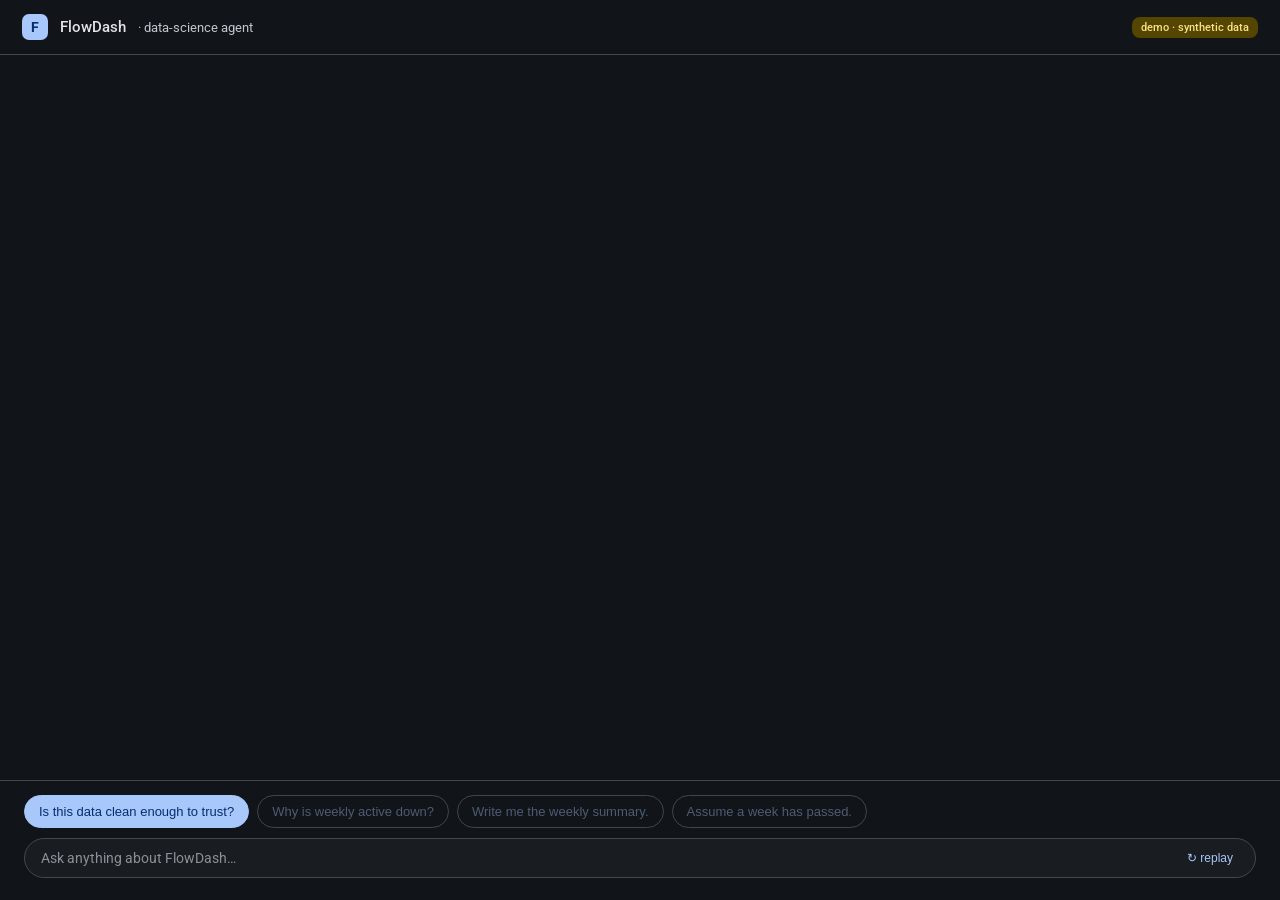
<file: web/index.html>
<!doctype html><html lang="en"><head><meta charset="utf-8">
<meta name="viewport" content="width=device-width,initial-scale=1">
<title>FlowDash · DS agent</title>
<link rel="preconnect" href="https://fonts.googleapis.com">
<link href="https://fonts.googleapis.com/css2?family=Roboto:wght@400;500;700&family=Roboto+Mono&display=swap" rel="stylesheet">
<style>
:root{
 --primary:#a8c7fa;--on-primary:#062e6f;--primary-container:#0842a0;--on-primary-container:#d3e3fd;
 --secondary:#85d2e3;--secondary-container:#004e5a;--on-secondary-container:#adebff;
 --tertiary:#dbc66e;--tertiary-container:#544600;--on-tertiary-container:#f9e287;
 --error:#ffb4ab;--error-container:#93000a;--on-error-container:#ffdad6;--good:#8ed8a9;--good-container:#1d4a2f;
 --bg:#111418;--on-surface:#e2e2e9;--on-surface-variant:#c4c6d0;--sc-lowest:#0c0e13;--sc-low:#191c20;
 --sc:#1d2024;--sc-high:#282a2f;--sc-highest:#33353a;--outline:#8e9099;--outline-variant:#44474e;
 --erosion:#ff8a65;--r-sm:8px;--r-md:12px;
 --font:Roboto,"Google Sans Flex",ui-sans-serif,system-ui,sans-serif;
 --mono:"Roboto Mono",ui-monospace,Menlo,monospace;
}
*{box-sizing:border-box}
body{margin:0;background:var(--bg);color:var(--on-surface);font-family:var(--font);-webkit-font-smoothing:antialiased}
.kicker{font-size:11px;font-weight:500;letter-spacing:.5px;text-transform:uppercase;color:var(--on-surface-variant);display:block;margin-bottom:8px}
.tnum,.num{font-variant-numeric:tabular-nums}
code{font-family:var(--mono);font-size:.92em;color:var(--on-surface-variant)}
@keyframes fade-up{from{opacity:0;transform:translateY(6px)}to{opacity:1;transform:none}}
@keyframes rise-in{from{opacity:0;transform:translateY(14px);filter:blur(4px)}to{opacity:1;transform:none;filter:none}}
.fade-up{animation:fade-up .32s cubic-bezier(.2,0,0,1) both}
@media(prefers-reduced-motion:reduce){.fade-up{animation:none}*{transition-duration:.01ms!important}}

/* shell */
header{display:flex;align-items:center;gap:12px;padding:14px 22px;border-bottom:1px solid var(--outline-variant);position:sticky;top:0;background:var(--bg);z-index:5}
header .logo{width:26px;height:26px;border-radius:7px;background:var(--primary);color:var(--on-primary);display:grid;place-items:center;font-weight:700;font-size:14px}
header .name{font-weight:500;font-size:15px}
header .demo{margin-left:auto;font-size:11px;color:var(--on-tertiary-container);background:var(--tertiary-container);padding:4px 9px;border-radius:var(--r-sm);font-weight:500}
.wrap{display:flex;height:calc(100vh - 55px)}
.chat{flex:1;min-width:0;display:flex;flex-direction:column}
.chat.has-canvas{max-width:46%;border-right:1px solid var(--outline-variant)}
.chat:not(.has-canvas) .thread{max-width:680px;margin:0 auto;width:100%}
.thread{flex:1;overflow-y:auto;padding:26px 24px 8px}
.canvas{flex:1;min-width:0;overflow-y:auto;padding:26px 26px 60px;display:none}
.canvas.on{display:block}
.canvas-empty{height:100%;display:grid;place-items:center;color:var(--outline);font-size:13px}

/* messages */
.turn{display:flex;gap:12px;margin-bottom:22px}
.turn.user{justify-content:flex-end}
.avatar{width:24px;height:24px;border-radius:50%;background:var(--primary);color:var(--on-primary);display:grid;place-items:center;font-size:12px;font-weight:700;flex:none}
.spacer{width:24px;flex:none}
.bubble{max-width:80%}
.turn.user .bubble{background:var(--sc-high);padding:10px 14px;border-radius:14px 14px 4px 14px;font-size:14.5px}
.agent .bubble{font-size:14.5px;line-height:1.55}
.agent .bubble p{margin:0 0 8px}
.m3head{font-size:18px;font-weight:500;margin:4px 0 8px}

/* reasoning trace */
.trace{border-left:2px solid var(--outline-variant);padding:2px 0 2px 12px;margin:2px 0 12px;font-size:12.5px;color:var(--on-surface-variant)}
.trace summary{cursor:pointer;list-style:none;color:var(--on-surface-variant);font-weight:500;display:flex;align-items:center;gap:7px}
.trace summary::-webkit-details-marker{display:none}
.trace .call{font-family:var(--mono);font-size:11.5px;margin-top:6px;color:var(--outline);display:flex;gap:7px;align-items:baseline}
.trace .call .ok{color:var(--good)}
.dot{width:7px;height:7px;border-radius:50%;border:2px solid var(--primary);border-top-color:transparent;display:inline-block;animation:spin .7s linear infinite}
@keyframes spin{to{transform:rotate(360deg)}}

/* composer */
.composer{padding:14px 24px 22px;border-top:1px solid var(--outline-variant)}
.chips{display:flex;flex-wrap:wrap;gap:8px;margin-bottom:10px}
.chip{font-size:13px;font-weight:500;padding:8px 14px;border-radius:999px;border:1px solid var(--outline);background:transparent;color:var(--primary);cursor:pointer;transition:all .15s cubic-bezier(.22,1,.36,1)}
.chip:hover{background:rgba(168,199,250,.08)}
.chip:active{transform:scale(.97)}
.chip.flow{background:var(--primary);border-color:var(--primary);color:var(--on-primary)}
.fakeinput{display:flex;align-items:center;gap:10px;border:1px solid var(--outline-variant);border-radius:22px;padding:11px 16px;color:var(--outline);font-size:14px;background:var(--sc-low)}
.replay{margin-left:auto;font-size:12px;color:var(--primary);cursor:pointer;background:none;border:none;font-weight:500}

/* canvas cards */
.ctitle{font-size:20px;font-weight:500;line-height:1.3;margin:0 0 6px}
.csub{color:var(--on-surface-variant);font-size:14px;margin:0 0 16px}
.metrics{display:flex;gap:26px;flex-wrap:wrap;margin:8px 0 14px}
.mval{font-size:26px;font-weight:500;letter-spacing:-.01em}.mval.bad{color:var(--error)}
.mlbl{font-size:12px;color:var(--on-surface-variant);margin-top:2px}
.conf{margin:12px 0}.conf-track{height:6px;border-radius:999px;background:var(--sc-high);overflow:hidden}
.conf-fill{height:100%;background:var(--primary);border-radius:999px}
.conf-lbl{font-size:12px;color:var(--on-surface-variant);margin-top:7px}
.chart{width:100%;border-radius:var(--r-sm);border:1px solid var(--outline-variant);margin:14px 0;display:block}
.evidence{margin-top:14px;border-top:1px solid var(--outline-variant);padding-top:12px}
.evidence summary{cursor:pointer;list-style:none;font-size:13px;font-weight:500;color:var(--primary)}
.evidence summary::-webkit-details-marker{display:none}
.tbl{width:100%;border-collapse:collapse;font-size:12.5px;margin-top:8px}
.tbl th,.tbl td{text-align:left;padding:7px 10px;border-bottom:1px solid var(--outline-variant)}
.tbl th{color:var(--on-surface-variant);font-weight:500}
.tbl td.num,.tbl th.num{text-align:right}
.tbl tr.cause td{background:color-mix(in srgb,var(--error-container) 45%,transparent)}
.pill{display:inline-flex;align-items:center;border-radius:var(--r-sm);padding:2px 7px;font-size:11px;font-weight:500}
.pill-bad{background:var(--error-container);color:var(--on-error-container)}
.foot{font-size:11.5px;color:var(--outline);margin-top:12px}
.approve{display:flex;gap:12px;padding:14px 0;border-bottom:1px solid var(--outline-variant)}
.approve:last-of-type{border-bottom:none}
.aicon{width:28px;height:28px;flex:none;border-radius:var(--r-sm);display:grid;place-items:center;font-size:13px;font-weight:600;background:var(--sc-high);color:var(--on-surface-variant)}
.ah{font-weight:500;font-size:15px}.ad{font-size:13px;color:var(--on-surface-variant);margin-top:3px}
.btnrow{display:flex;gap:8px;margin-top:10px;flex-wrap:wrap}
.btn{font-size:13px;font-weight:500;padding:8px 15px;border-radius:999px;border:1px solid var(--outline);background:transparent;color:var(--primary);cursor:pointer;transition:all .15s}
.btn:active{transform:scale(.97)}.btn-primary{background:var(--primary);border-color:var(--primary);color:var(--on-primary)}
.btn-ghost{border-color:transparent}
.alert-k{color:var(--error)}
.tabs{display:flex;gap:8px;margin-bottom:14px}
.tab{font-size:13px;font-weight:500;padding:7px 14px;border-radius:999px;border:1px solid var(--outline-variant);background:transparent;color:var(--on-surface-variant);cursor:pointer}
.tab-on{background:var(--secondary-container);border-color:transparent;color:var(--on-secondary-container)}

/* ---- responsive: collapse the chat|canvas split below 860px ---- */
@media (max-width:860px){
  .wrap{flex-direction:column;height:auto}
  .chat,.chat.has-canvas{max-width:100%;height:auto;border-right:none}
  .chat:not(.has-canvas){min-height:calc(100vh - 56px)}
  .thread{max-width:100%;overflow:visible;flex:none}
  .canvas{flex:none;border-top:1px solid var(--outline-variant)}
  header{flex-wrap:wrap;gap:8px 10px;padding:12px 16px}
  .hdr-sub{display:none}
}
@media (max-width:520px){
  .thread{padding:18px 14px 6px}
  .canvas{padding:18px 14px 44px}
  .metrics{gap:14px}
  .ctitle{font-size:18px}
}
</style></head>
<body>
<header>
  <div class="logo">F</div><div class="name">FlowDash</div>
  <span class="hdr-sub" style="font-size:13px;color:var(--on-surface-variant)">· data-science agent</span>
  <span class="demo">demo · synthetic data</span>
</header>
<div class="wrap">
  <div class="chat" id="chat">
    <div class="thread" id="thread"></div>
    <div class="composer">
      <div class="chips" id="chips"></div>
      <div class="fakeinput">Ask anything about FlowDash…
        <button class="replay" id="replay">↻ replay</button></div>
    </div>
  </div>
  <div class="canvas" id="canvas"></div>
</div>
<script>
const STEPS = [{"chip": "Is this data clean enough to trust?", "user": "Is this data clean enough to trust?", "skill": "data-cleaning", "calls": ["sql_tool \u00b7 SELECT session_id, COUNT(*) \u2026 HAVING c&gt;1", "sql_tool \u00b7 COUNT(*) WHERE duration_sec&lt;0", "sql_tool \u00b7 SELECT DISTINCT region"], "answer": "Short answer: not yet \u2014 but the issues are small and fixable. I scanned it and found <b>three</b> data-quality problems: 35 duplicate session rows, 28 negative durations, and EMEA spelled four different ways. I've laid them out on the right with a proposed fix for each. I won't change anything until you approve \u2014 your call, per issue.", "canvas": "\n    <span class=\"kicker\">Data cleaning \u00b7 approval required</span>\n    <h3 class=\"ctitle\">3 data-quality issues found</h3>\n    <p class=\"csub\">I can detect these on my own (read-only). Nothing is written until you approve \u2014 your call, per issue.</p>\n    <div class=\"approve\">\n      <div class=\"aicon\">&#10697;</div>\n      <div><div class=\"ah\">35 duplicate session rows</div>\n      <div class=\"ad\">Same <code>session_id</code> logged twice. Fix: keep first, drop the rest.</div>\n      <div class=\"btnrow\"><button class=\"btn btn-primary\">Approve de-dupe</button><button class=\"btn\">Show all 35</button><button class=\"btn btn-ghost\">Skip</button></div></div>\n    </div>\n    <div class=\"approve\">\n      <div class=\"aicon\">&minus;</div>\n      <div><div class=\"ah\">28 negative durations</div>\n      <div class=\"ad\">Clock bug, <code>duration_sec &lt; 0</code>. Fix: exclude from aggregates (keep source rows).</div>\n      <div class=\"btnrow\"><button class=\"btn btn-primary\">Approve exclude</button><button class=\"btn btn-ghost\">Skip</button></div></div>\n    </div>\n    <div class=\"approve\">\n      <div class=\"aicon\">Aa</div>\n      <div><div class=\"ah\">Inconsistent region spelling</div>\n      <div class=\"ad\">EMEA appears as <code>EMEA</code> / <code>emea</code> / <code>E.M.E.A</code> / <code>\" EMEA \"</code>. Fix: normalise to <code>EMEA</code>.</div>\n      <div class=\"btnrow\"><button class=\"btn btn-primary\">Approve normalise</button><button class=\"btn btn-ghost\">Skip</button></div></div>\n    </div>\n    <p class=\"foot\">Shallow autonomy: detection is automatic; every <b>write</b> waits for you.</p>"}, {"chip": "Why is weekly active down?", "user": "Why is weekly active down?", "skill": "key-driver-analysis", "calls": ["key_driver \u00b7 scanning 55 dimension combinations", "viz_tool \u00b7 driver", "components \u00b7 key-driver"], "answer": "Weekly active is down 18%, but here's the thing \u2014 it's <b>not</b> everyone leaving. I crossed every dimension (55 combinations) and the entire decline sits in <b>one cell: new users on Android, down 61%</b>. Every other segment is flat. If you'd only looked at \"Android\" (&minus;41%) or \"new users\" (&minus;35%) alone you'd have chased the wrong fix \u2014 it's the <i>intersection</i> that broke. I'm about 92% sure. Full evidence trail is on the right.", "canvas": "\n    <span class=\"kicker\">Key-driver analysis</span>\n    <h3 class=\"ctitle\">Why is weekly active down 18.1%?</h3>\n    <p class=\"csub\">wk1 &rarr; wk8: 4977 &rarr; 4078 active users.</p>\n    <div class=\"metrics\">\n      <div><div class=\"mval bad\">-61.0%</div><div class=\"mlbl\">android x new</div></div>\n      <div><div class=\"mval\">30.1%</div><div class=\"mlbl\">of the user base</div></div>\n      <div><div class=\"mval\">55</div><div class=\"mlbl\">combinations scanned</div></div>\n    </div>\n    <p>The decline is <b>not</b> platform-wide or new-user-wide. It concentrates almost entirely in one cell: <b>android x new</b>. Every sibling segment is flat.</p>\n    <div class=\"conf\"><div class=\"conf-track\"><div class=\"conf-fill\" style=\"width:92%\"></div></div>\n      <div class=\"conf-lbl\">Confidence in this driver: <b>92%</b> &middot; heuristic: drop severity, base share, sibling flatness</div></div>\n    <img class=\"chart\" src=\"[data-uri]\" alt=\"driver breakdown\">\n    <details class=\"evidence\"><summary>&#9656; Show the evidence (what I actually checked)</summary>\n      <p class=\"foot\">Single-dimension cuts only show a diffuse, misleading dip \u2014 none isolate the cause:</p>\n      <table class=\"tbl\"><thead><tr><th>single-dimension cut</th><th class=\"num\">wk1&rarr;wk8</th></tr></thead><tbody><tr><td>platform = android</td><td class=\"num\">-41%</td></tr><tr><td>user_type = new</td><td class=\"num\">-35%</td></tr><tr><td>plan = free</td><td class=\"num\">-20%</td></tr><tr><td>region = APAC</td><td class=\"num\">-19%</td></tr><tr><td>region = NA</td><td class=\"num\">-19%</td></tr></tbody></table>\n      <p class=\"foot\" style=\"margin-top:12px\">Crossing platform &times; user_type localises it:</p>\n      <table class=\"tbl\"><thead><tr><th>cell</th><th class=\"num\">wk1</th><th class=\"num\">wk8</th><th class=\"num\">&Delta;</th></tr></thead><tbody><tr class=\"cause\"><td>android x new <span class=\"pill pill-bad\">cause</span></td><td class=\"num\">1500</td><td class=\"num\">585</td><td class=\"num\">-61%</td></tr><tr><td>web x new</td><td class=\"num\">512</td><td class=\"num\">485</td><td class=\"num\">-5%</td></tr><tr><td>web x returning</td><td class=\"num\">1034</td><td class=\"num\">1024</td><td class=\"num\">-1%</td></tr><tr><td>android x returning</td><td class=\"num\">721</td><td class=\"num\">722</td><td class=\"num\">+0%</td></tr><tr><td>ios x new</td><td class=\"num\">633</td><td class=\"num\">660</td><td class=\"num\">+4%</td></tr><tr><td>ios x returning</td><td class=\"num\">577</td><td class=\"num\">602</td><td class=\"num\">+4%</td></tr></tbody></table>\n    </details>\n    <p class=\"foot\">This is a probabilistic finding, not a fact. Open the evidence before acting.</p>"}, {"chip": "Write me the weekly summary.", "user": "Write me the weekly summary.", "skill": "storytelling", "calls": ["key_driver \u00b7 gather facts", "viz_tool \u00b7 wau feature", "write story_C.md + story_B.md"], "answer": "Done \u2014 two versions on the right. <b>C</b> is the fixed template (predictable, good for a recurring digest). <b>B</b> I structured myself, and I chose to <b>lead with the good news</b>: <code>sql_export</code> has quietly tripled, which a template would've buried under the scary WAU number. Toggle between them \u2014 that contrast is the point.", "canvas": "\n    <span class=\"kicker\">Storytelling \u00b7 B / C comparison</span>\n    <h3 class=\"ctitle\">Weekly summary \u2014 two structures, same facts</h3>\n    <div class=\"tabs\"><button class=\"tab tab-on\" data-tab=\"C\">Version C \u00b7 fixed</button><button class=\"tab\" data-tab=\"B\">Version B \u00b7 agent-decided</button></div>\n    <div class=\"tabpane\" data-pane=\"C\">\n      <p class=\"csub\">Predictable template: Overview &rarr; Findings &rarr; Evidence &rarr; Recommendations.</p>\n      <p><b>Overview.</b> Weekly active down 18% over 8 weeks. Not broad-based \u2014 one segment.</p>\n      <p><b>Key findings.</b> WAU &minus;18%; cause is <b>android &times; new</b> &minus;61% (92% conf.); <code>sql_export</code> up ~3&times;; EMEA wk-6 errors ~7%.</p>\n      <img class=\"chart\" src=\"[data-uri]\" alt=\"wau trend\">\n      <p><b>Recommendation.</b> Investigate Android new-user onboarding \u2014 the entire decline lives there.</p>\n    </div>\n    <div class=\"tabpane\" data-pane=\"B\" hidden>\n      <p class=\"csub\">Agent-decided structure: it chose to <b>open on the good news</b>.</p>\n      <p class=\"m3head\">The thing nobody's looking at is going right.</p>\n      <p>Everyone's about to panic about the 18% WAU drop. First: <b><code>sql_export</code> has tripled</b> (5%&rarr;15% of sessions), climbing every week with zero marketing. That's where FlowDash is getting sticky.</p>\n      <img class=\"chart\" src=\"[data-uri]\" alt=\"sql_export trend\">\n      <p>Now the drop \u2014 it's precise: new users on Android, &minus;61%. Not all of Android, not all new users. The intersection. ~92% sure.</p>\n    </div>\n    <p class=\"foot\">C is predictable & audit-friendly; B noticed the surprise and restructured around it. Different surfaces want different ones.</p>"}, {"chip": "Assume a week has passed.", "user": "Assume a week has passed.", "skill": "alert (autonomous)", "calls": ["monitor \u00b7 error_rate by region", "threshold breach: EMEA &gt; 5%", "components \u00b7 alert"], "answer": "\u26a0\ufe0f Before you do anything else \u2014 while you were away I caught something. <b>EMEA's error rate broke 5% in week 6</b> (hit ~7%), and it's concentrated in the two hours right after deploy <code>v2026.06.03</code>. Looks contained to that release, but I wanted to flag it rather than let it sit a week. Details on the right \u2014 want me to expand?", "canvas": "\n    <span class=\"kicker alert-k\">Threshold breach \u00b7 autonomous alert</span>\n    <h3 class=\"ctitle\">EMEA error rate broke 5% in week 6</h3>\n    <p class=\"csub\">I noticed this without being asked. Want me to dig in?</p>\n    <div class=\"metrics\">\n      <div><div class=\"mval bad\">7.17%</div><div class=\"mlbl\">EMEA wk-6 error rate (vs ~1.3% normal)</div></div>\n      <div><div class=\"mval bad\">56.5%</div><div class=\"mlbl\">in the 2h after deploy</div></div>\n    </div>\n    <p>Spike concentrates in the <b>~2 hours after deploy v2026.06.03</b> and is confined to <b>EMEA</b>. Other regions stayed ~1\u20132%.</p>\n    <img class=\"chart\" src=\"[data-uri]\" alt=\"error rate\">\n    <div class=\"btnrow\"><button class=\"btn btn-primary\">Expand investigation</button><button class=\"btn btn-ghost\">Snooze \u00b7 adjust threshold</button></div>\n    <p class=\"foot\">Was this worth interrupting you for? The threshold is the etiquette of autonomy.</p>"}];
let i = 0;
const thread = document.getElementById('thread');
const chat = document.getElementById('chat');
const canvas = document.getElementById('canvas');
const chips = document.getElementById('chips');

function el(html){const d=document.createElement('div');d.innerHTML=html.trim();return d.firstChild;}
function scroll(){thread.scrollTop=thread.scrollHeight;}

function renderChips(){
  chips.innerHTML='';
  if(i>=STEPS.length){
    const done=el('<div style="font-size:13px;color:var(--outline)">— end of scripted demo —</div>');
    chips.appendChild(done);
    return;
  }
  STEPS.forEach((s,idx)=>{
    if(idx<i) return;
    const b=document.createElement('button');
    b.className='chip'+(idx===i?' flow':'');
    b.textContent=s.chip;
    b.disabled=idx!==i;
    if(idx===i) b.onclick=()=>play();
    if(idx!==i){b.style.opacity=.4;b.style.cursor='default';}
    chips.appendChild(b);
  });
}

async function play(){
  const s=STEPS[i];
  chips.innerHTML='';
  // user turn
  thread.appendChild(el(`<div class="turn user fade-up"><div class="bubble">${s.user}</div></div>`));
  scroll();
  await wait(380);
  // agent reasoning trace (running)
  const calls=s.calls.map(c=>`<div class="call"><span class="dot"></span><span>${c}</span></div>`).join('');
  const turn=el(`<div class="turn agent fade-up"><div class="avatar">F</div><div class="bubble">
    <details class="trace" open><summary><span class="dot"></span> Thinking · ${s.skill}…</summary>${calls}</details></div></div>`);
  thread.appendChild(turn);scroll();
  await wait(1100);
  // collapse trace -> done
  const done=s.calls.map(c=>`<div class="call"><span class="ok">✓</span><span>${c}</span></div>`).join('');
  turn.querySelector('.trace').innerHTML=
    `<summary><span class="ok">✓</span> Reasoning · ${s.skill} · ${s.calls.length} steps</summary>${done}`;
  turn.querySelector('.trace').open=false;
  // answer
  turn.querySelector('.bubble').appendChild(el(`<div class="ans fade-up">${s.answer}</div>`));
  scroll();
  // mount canvas
  await wait(280);
  canvas.classList.add('on');chat.classList.add('has-canvas');
  canvas.innerHTML=`<div class="fade-up">${s.canvas}</div>`;
  wireCanvas();
  i++;
  renderChips();
  scroll();
}

function wireCanvas(){
  canvas.querySelectorAll('.tab').forEach(t=>t.onclick=()=>{
    canvas.querySelectorAll('.tab').forEach(x=>x.classList.remove('tab-on'));
    t.classList.add('tab-on');
    canvas.querySelectorAll('.tabpane').forEach(p=>p.hidden=p.dataset.pane!==t.dataset.tab);
  });
}
function wait(ms){return new Promise(r=>setTimeout(r,ms));}
function replay(){i=0;thread.innerHTML='';canvas.innerHTML='';canvas.classList.remove('on');chat.classList.remove('has-canvas');renderChips();}
document.getElementById('replay').onclick=replay;
renderChips();
</script>
</body></html>
</file>
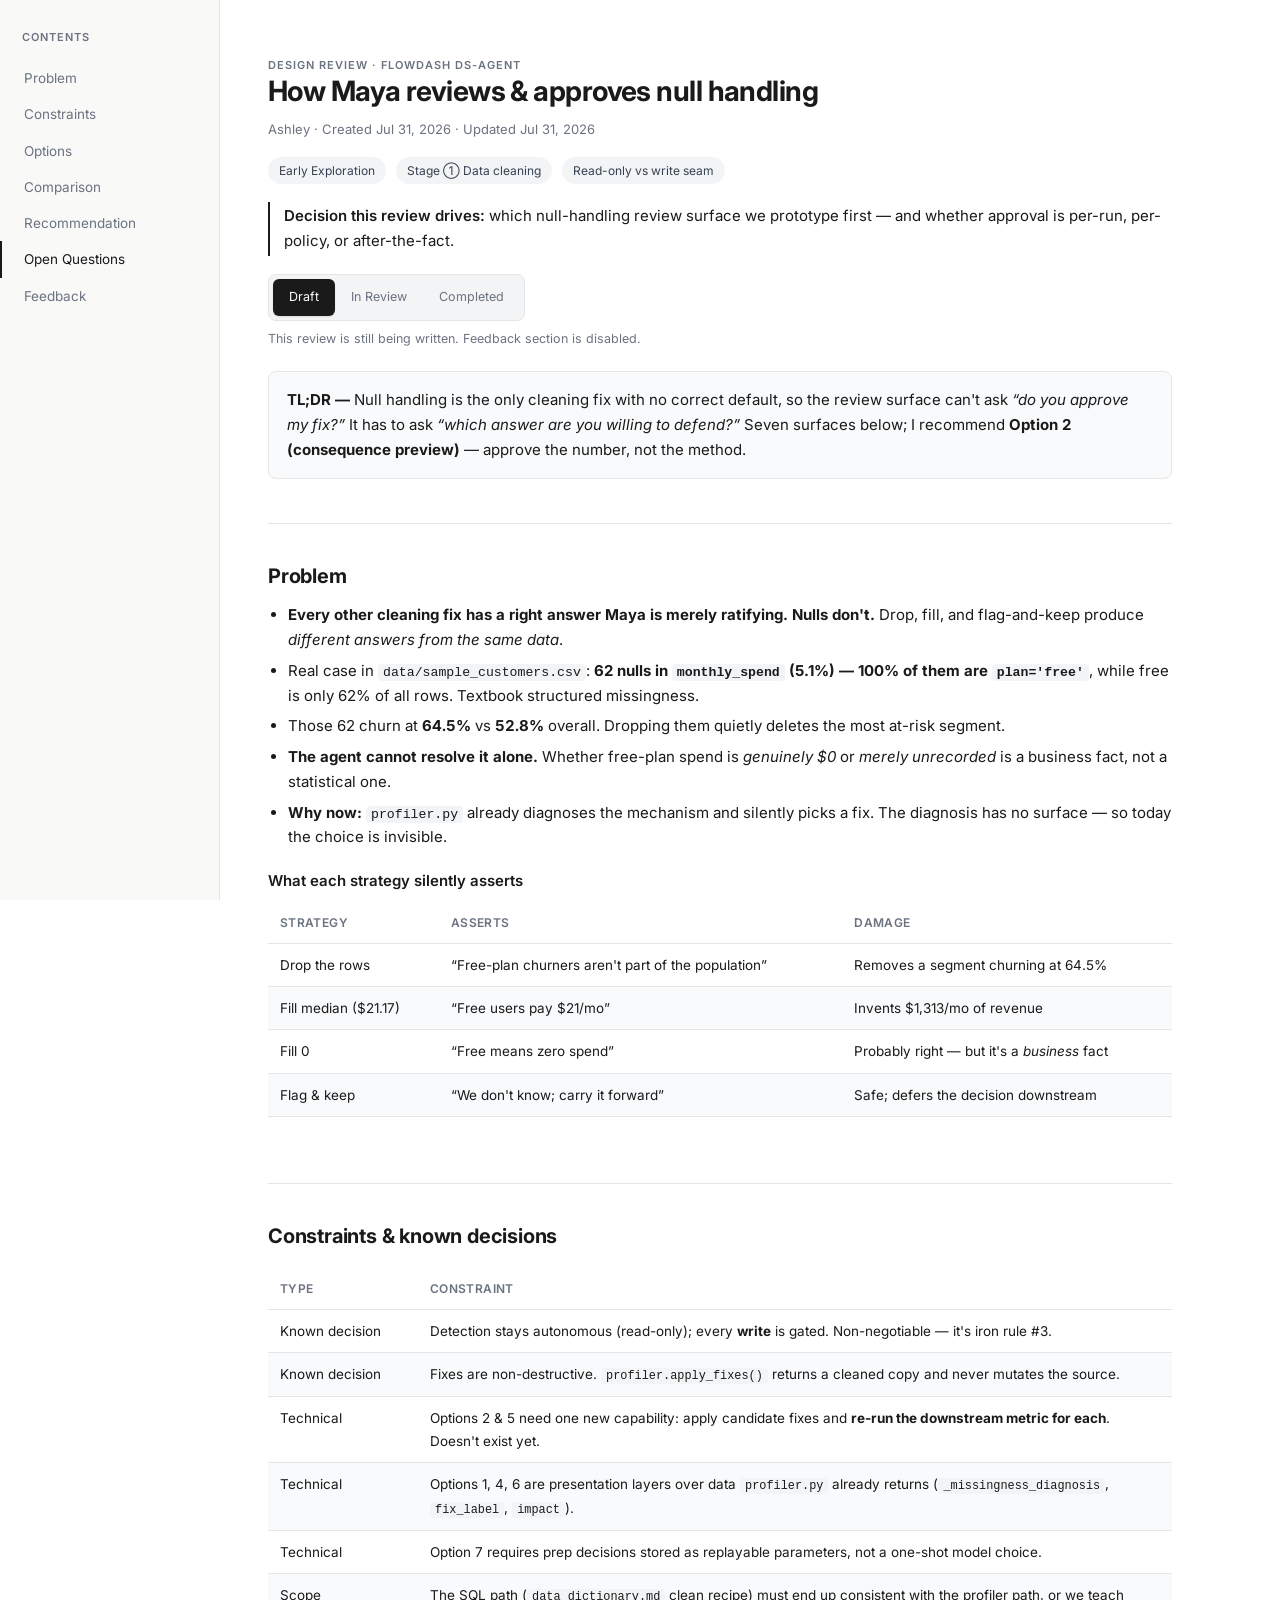
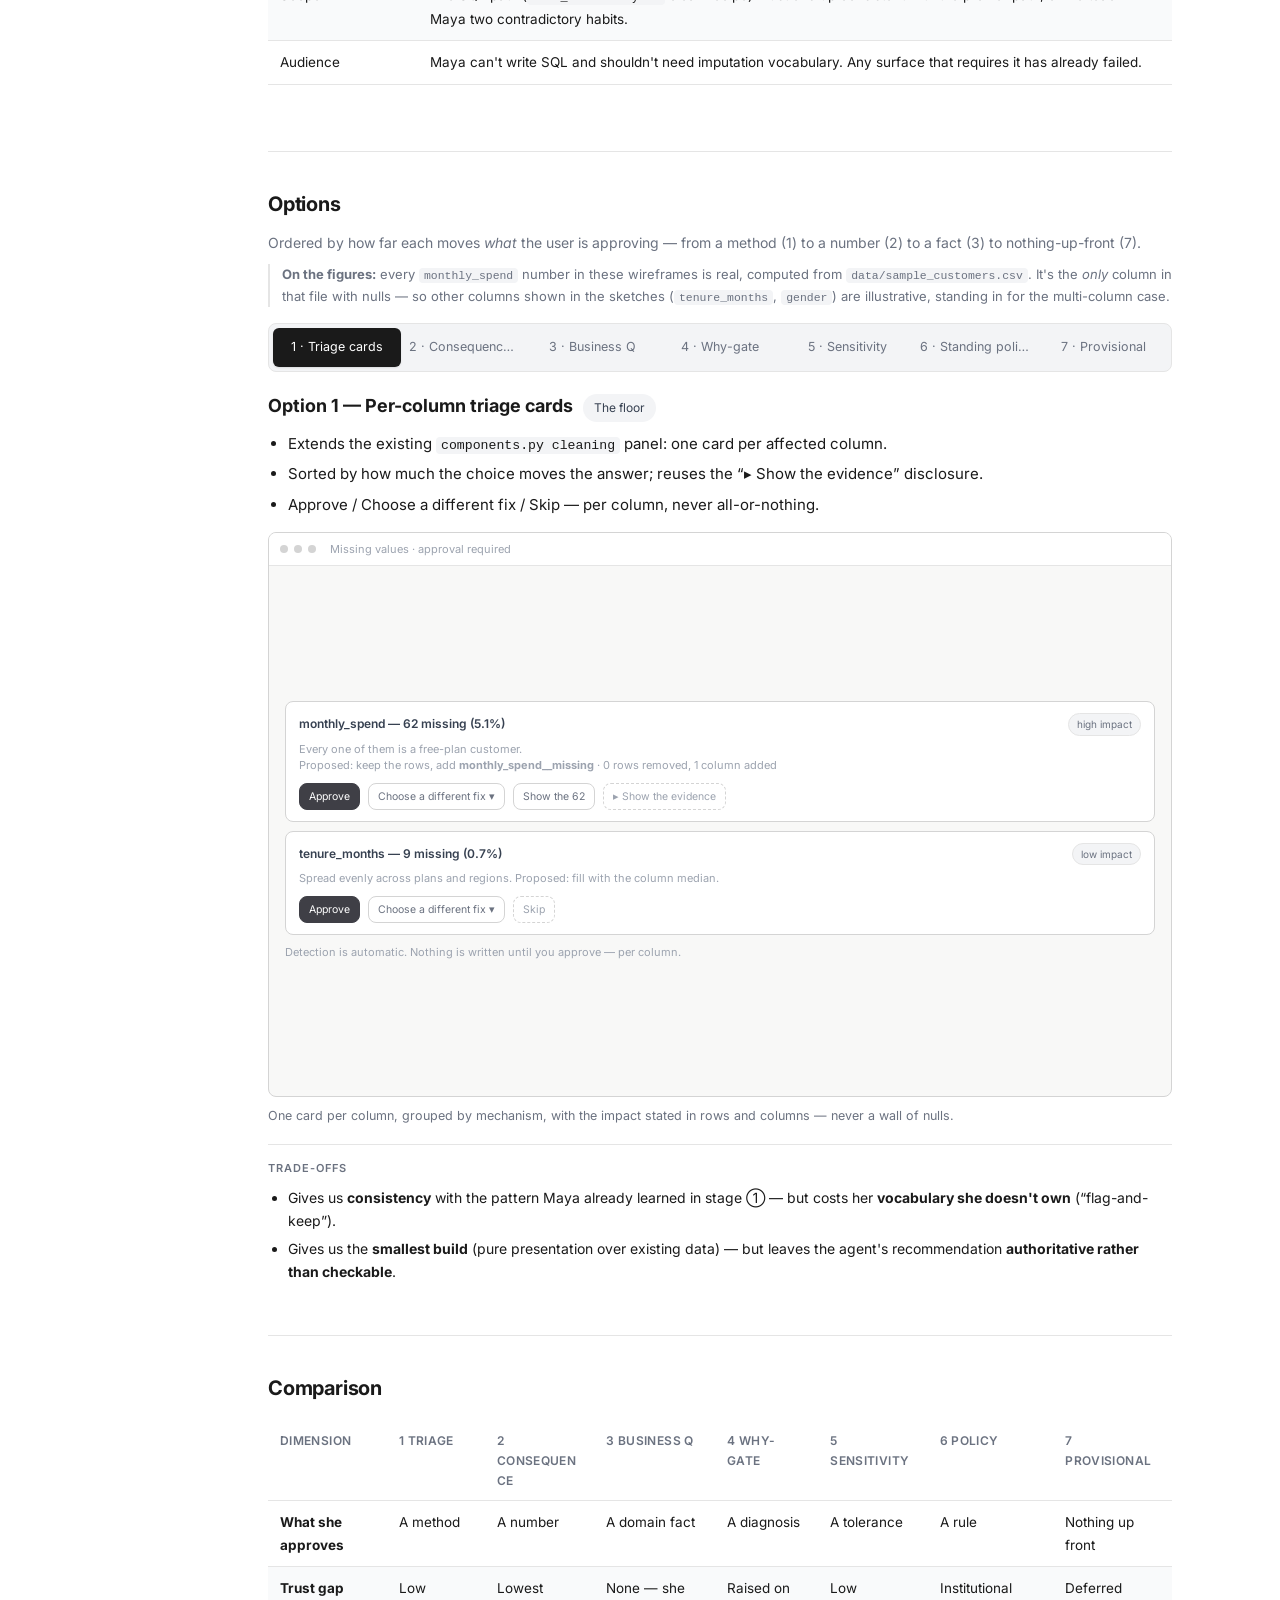
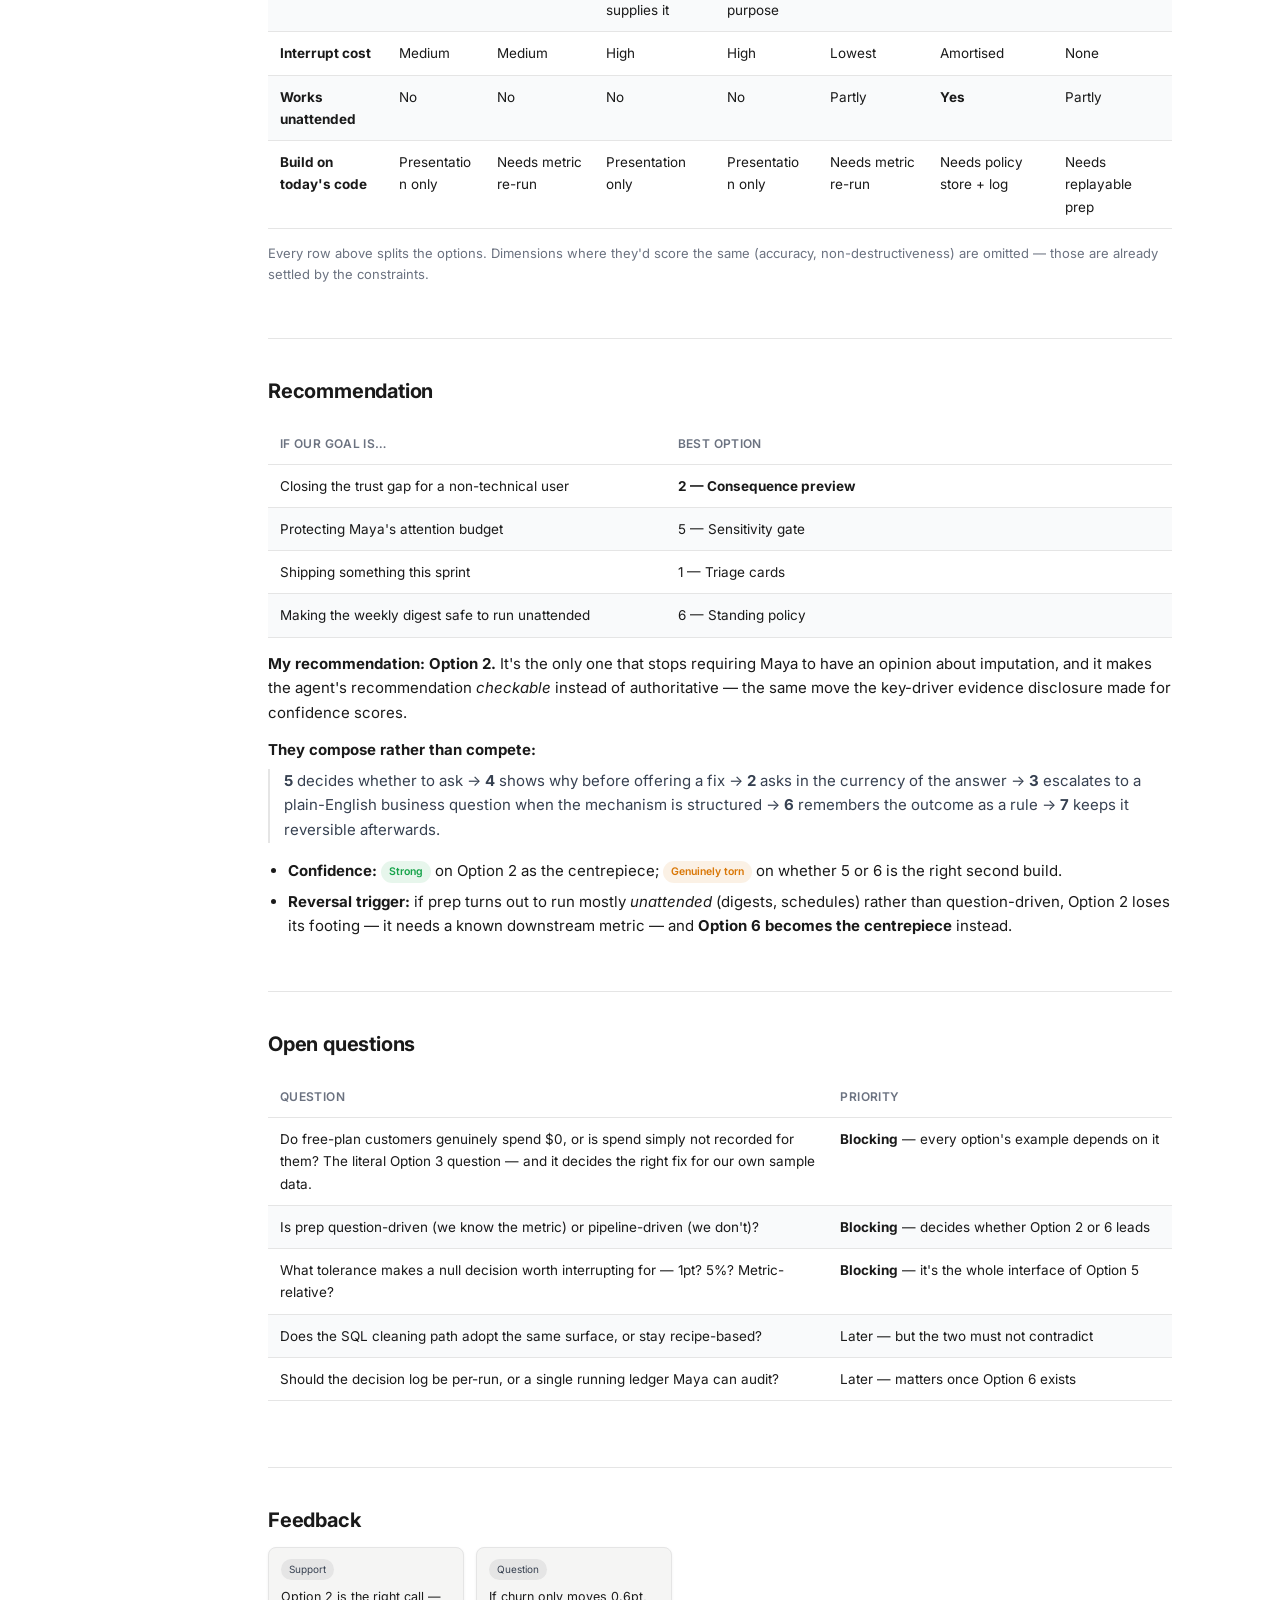
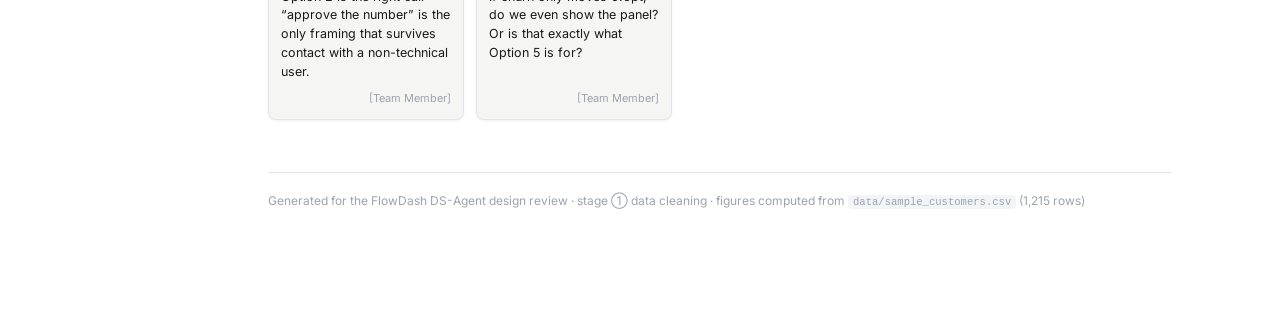
<file: docs/null-handling-review.html>
<!DOCTYPE html>
<html lang="en">
<head>
<meta charset="utf-8">
<meta name="viewport" content="width=device-width, initial-scale=1">
<title>Design Review — Null-handling review &amp; approval</title>
<link rel="preconnect" href="https://fonts.googleapis.com">
<link rel="preconnect" href="https://fonts.gstatic.com" crossorigin>
<link href="https://fonts.googleapis.com/css2?family=Inter:wght@400;500;600;700&display=swap" rel="stylesheet">
<style>
  *,*::before,*::after{box-sizing:border-box}
  :root{
    --ink:#1a1a1a; --muted:#6b7280; --line:#e5e5e5; --alt:#f9fafb;
    --tray:#f3f4f6; --rail:#f9f9f8; --sketch:#f8f8f7; --green:#16a34a; --amber:#d97706;
  }
  html{scroll-behavior:smooth}
  body{
    margin:0; background:#fff; color:var(--ink);
    font-family:"Google Sans","Product Sans",Inter,-apple-system,BlinkMacSystemFont,"Segoe UI",sans-serif;
    font-size:15px; line-height:1.65; -webkit-font-smoothing:antialiased;
    overflow-wrap:break-word; word-wrap:break-word;
  }
  h1,h2,h3{line-height:1.25; margin:0}
  h1{font-size:28px; font-weight:700; letter-spacing:-.02em}
  h2{font-size:20px; font-weight:700; letter-spacing:-.01em; margin-bottom:14px}
  h3{font-size:15px; font-weight:600; margin-bottom:6px}
  p{margin:0 0 12px}
  code{font-family:ui-monospace,SFMono-Regular,Menlo,monospace; font-size:.88em;
       background:var(--tray); padding:1px 5px; border-radius:4px}
  a{color:inherit}

  /* ---------- layout ---------- */
  .layout{display:flex}
  .sidebar{
    position:fixed; left:0; top:0; height:100vh; width:220px; padding:28px 0;
    background:var(--rail); border-right:1px solid var(--line); overflow-y:auto;
  }
  .sidebar-title{font-size:11px; font-weight:600; letter-spacing:.09em; text-transform:uppercase;
    color:var(--muted); padding:0 22px; margin-bottom:14px}
  .nav-link{
    display:block; padding:7px 22px; font-size:13.5px; color:var(--muted); text-decoration:none;
    border-left:2px solid transparent;
    transition:color .15s ease, border-color .15s ease, background .15s ease;
  }
  .nav-link:hover{background:var(--tray); color:var(--ink)}
  .nav-link.active{color:var(--ink); border-left-color:var(--ink)}
  .content{margin-left:220px; flex:1; min-width:0; padding:56px 48px 90px; max-width:1000px}
  section{padding-top:8px; margin-bottom:52px; scroll-margin-top:24px}
  .rule{height:1px; background:var(--line); border:0; margin:0 0 32px}

  /* ---------- header ---------- */
  .eyebrow{font-size:11px; font-weight:600; letter-spacing:.09em; text-transform:uppercase; color:var(--muted)}
  .byline{color:var(--muted); font-size:13px; margin:10px 0 16px}
  .chiprow{display:flex; flex-wrap:wrap; gap:10px; align-items:center; margin-bottom:18px}
  .pill{display:inline-block; background:var(--tray); color:#374151; font-size:12px;
        padding:4px 11px; border-radius:999px; white-space:nowrap}
  .goal{border-left:2px solid var(--ink); padding:2px 0 2px 14px; margin:0 0 18px; font-size:15px}
  .goal b{font-weight:600}
  .tldr{border:1px solid var(--line); border-radius:8px; padding:16px 18px; background:var(--alt)}
  .tldr p{margin:0}

  /* ---------- status toggle ---------- */
  .status-toggle{display:inline-flex; gap:0; padding:4px; background:var(--tray);
    border:1px solid var(--line); border-radius:8px}
  .status-tab{
    font:inherit; font-size:12.5px; border:0; background:transparent; color:var(--muted);
    padding:8px 16px; border-radius:6px; cursor:pointer;
    transition:background .15s ease, color .15s ease;
  }
  .status-tab:hover{background:#e5e5e5; color:var(--ink)}
  .status-tab.active{background:var(--ink); color:#fff; box-shadow:0 1px 2px rgba(0,0,0,.1)}
  .status-note{font-size:12.5px; color:var(--muted); margin:8px 0 0}
  .status-draft .note-draft,.status-in-review .note-review,.status-completed .note-done{display:block}
  .note-draft,.note-review,.note-done{display:none}

  /* ---------- decision banner ---------- */
  .decision-banner{display:none; border:1px solid var(--ink); border-radius:8px;
    padding:18px 20px; margin:22px 0 0; background:#fff}
  .status-completed .decision-banner{display:block}
  .decision-banner .dk{font-size:11px; font-weight:600; letter-spacing:.09em;
    text-transform:uppercase; color:var(--muted)}
  .decision-banner .dv{font-size:19px; font-weight:700; margin:4px 0 10px}
  .why{font-size:14px; color:#374151; border:1px dashed #d4d4d4; border-radius:6px;
       padding:9px 12px; outline:none}
  .why:focus{border-color:var(--ink); border-style:solid}

  /* ---------- generic bits ---------- */
  ul.tight{margin:0 0 14px; padding-left:20px}
  ul.tight li{margin-bottom:6px}
  table{width:100%; border-collapse:collapse; margin:6px 0 14px; font-size:13.5px}
  th,td{text-align:left; padding:10px 12px; border-bottom:1px solid var(--line);
        vertical-align:top; word-break:break-word}
  th{font-weight:600; font-size:12px; letter-spacing:.03em; text-transform:uppercase; color:var(--muted)}
  tbody tr:nth-child(even){background:var(--alt)}
  .num{font-variant-numeric:tabular-nums}
  .badge{display:inline-block; font-size:10.5px; font-weight:600; padding:2px 8px;
    border-radius:999px; vertical-align:middle; white-space:nowrap}
  .badge--rec{background:rgba(22,163,74,.1); color:var(--green)}
  .badge--amber{background:rgba(217,119,6,.1); color:var(--amber)}
  .tablewrap{overflow-x:auto; -webkit-overflow-scrolling:touch}

  /* ---------- options toggle ---------- */
  .options-toggle{display:flex; flex-wrap:wrap; gap:0; padding:4px; background:var(--tray);
    border:1px solid var(--line); border-radius:8px; margin-bottom:22px}
  .option-tab{
    flex:1 1 118px; min-width:0; text-align:center; font:inherit; font-size:12.5px;
    border:0; background:transparent; color:var(--muted); padding:9px 8px; border-radius:6px;
    cursor:pointer; white-space:nowrap; overflow:hidden; text-overflow:ellipsis;
    transition:background .15s ease, color .15s ease;
  }
  .option-tab:hover{background:#e5e5e5; color:var(--ink)}
  .option-tab.active{background:var(--ink); color:#fff; box-shadow:0 1px 2px rgba(0,0,0,.1)}
  .status-completed .option-tab:not(.selected){opacity:.5}
  .option-panel{display:none}
  .option-panel.active{display:block}
  .option-head{display:flex; flex-wrap:wrap; gap:10px; align-items:baseline; margin-bottom:8px}
  .option-head h3{font-size:18px; font-weight:700}
  .tradeoffs{border-top:1px solid var(--line); margin-top:18px; padding-top:14px}
  .tradeoffs .tk{font-size:11px; font-weight:600; letter-spacing:.09em;
    text-transform:uppercase; color:var(--muted); margin-bottom:8px}
  .tradeoffs ul{margin:0; padding-left:20px; font-size:14px}
  .tradeoffs li{margin-bottom:5px}

  /* ---------- wireframe frames ---------- */
  .frame{border:1px solid #d4d4d4; border-radius:8px; overflow:hidden; background:var(--sketch);
    max-width:100%; aspect-ratio:1440/900; display:flex; flex-direction:column}
  .frame-bar{display:flex; align-items:center; gap:6px; padding:7px 11px; background:#fff;
    border-bottom:1px solid var(--line); flex:none}
  .dot{width:8px; height:8px; border-radius:50%; background:#d4d4d4; flex:none}
  .frame-title{font-size:11px; color:#9ca3af; margin-left:8px; overflow:hidden;
    text-overflow:ellipsis; white-space:nowrap}
  .vp{flex:1; padding:16px; overflow:hidden; display:flex; flex-direction:column; justify-content:center}
  .cap{font-size:12.5px; color:var(--muted); margin:9px 0 0}

  /* sketch primitives — grays only */
  .sk-card{border:1px solid #d4d4d4; border-radius:8px; background:#fff; padding:11px 13px}
  .sk-h{font-size:12px; font-weight:600; color:#374151}
  .sk-s{font-size:11px; color:#9ca3af; line-height:1.5}
  .sk-row{display:flex; gap:8px; align-items:center}
  .sk-btn{border:1px solid #d4d4d4; border-radius:8px; background:#fff; font-size:10.5px;
    color:#6b7280; padding:4px 9px; white-space:nowrap}
  .sk-btn--dark{background:#3f3f46; border-color:#3f3f46; color:#fff}
  .sk-btn--ghost{border-style:dashed; color:#9ca3af}
  .sk-bar{height:9px; border-radius:3px; background:#d4d4d4}
  .sk-bar--dark{background:#6b7280}
  .sk-line{height:6px; border-radius:3px; background:#e5e5e5}
  .sk-chip{display:inline-block; font-size:10px; color:#6b7280; background:#f3f4f6;
    border:1px solid #e5e5e5; border-radius:999px; padding:2px 8px}
  .sk-stack{display:flex; flex-direction:column; gap:9px}
  .sk-lock{border:1px dashed #d4d4d4; border-radius:8px; background:#f3f4f6; padding:11px 13px;
    text-align:center; color:#9ca3af; font-size:11px}
  .sk-metric{display:flex; justify-content:space-between; align-items:center; gap:8px;
    border-bottom:1px solid #ededed; padding:6px 0; font-size:11px; color:#6b7280}
  .sk-metric b{color:#374151; font-weight:600}
  .sk-metric.pick{background:#f3f4f6; border-radius:6px; padding:6px 8px; border-bottom:0}
  .sk-2col{display:flex; gap:12px; align-items:center}
  .sk-2col > *{flex:1; min-width:0}
  .sk-arrow{flex:none; align-self:center; color:#9ca3af; font-size:15px}

  /* ---------- feedback ---------- */
  .sticky-grid{display:flex; flex-wrap:wrap; gap:12px}
  .sticky{width:196px; background:#f5f5f4; border:1px solid var(--line); border-radius:8px;
    padding:11px 12px; box-shadow:0 1px 3px rgba(0,0,0,.06); display:flex;
    flex-direction:column; gap:8px}
  .sticky-cat{align-self:flex-start; font-size:10px; background:#e5e5e5; color:#374151;
    border-radius:999px; padding:2px 8px}
  .sticky-text{font-size:12.5px; line-height:1.5; flex:1}
  .sticky-name{font-size:11px; color:#9ca3af; text-align:right}
  .feedback-add-btn{width:196px; min-height:104px; border:1px dashed #d4d4d4; border-radius:8px;
    background:#fff; color:var(--muted); font:inherit; font-size:13px; cursor:pointer;
    transition:background .15s ease, color .15s ease}
  .feedback-add-btn:hover{background:var(--tray); color:var(--ink)}
  .status-draft .feedback-add-btn,.status-completed .feedback-add-btn{display:none}
  .fb-form{display:none; border:1px solid var(--line); border-radius:8px; padding:14px;
    margin-top:14px; max-width:420px; background:var(--alt)}
  .fb-form.open{display:block}
  .fb-form textarea,.fb-form input{width:100%; font:inherit; font-size:13px; padding:8px 10px;
    border:1px solid var(--line); border-radius:6px; margin-bottom:9px; background:#fff}
  .fb-form textarea{min-height:64px; resize:vertical}
  .fb-cats{display:flex; gap:0; padding:3px; background:var(--tray); border:1px solid var(--line);
    border-radius:8px; margin-bottom:9px}
  .fb-cat{flex:1; font:inherit; font-size:11.5px; border:0; background:transparent; color:var(--muted);
    padding:6px 4px; border-radius:6px; cursor:pointer; transition:background .15s ease, color .15s ease}
  .fb-cat.active{background:var(--ink); color:#fff}
  .fb-save{font:inherit; font-size:13px; border:0; background:var(--ink); color:#fff;
    padding:8px 18px; border-radius:8px; cursor:pointer}
  .status-completed .fb-readonly{display:block}
  .fb-readonly{display:none; font-size:12.5px; color:var(--muted); margin-bottom:12px}

  footer{border-top:1px solid var(--line); margin-top:12px; padding-top:18px;
    font-size:12px; color:#9ca3af}

  /* ---------- responsive ---------- */
  @media (max-width:900px){
    .sidebar{display:none}
    .content{margin-left:0; padding:34px 20px 70px; max-width:100%}
    h1{font-size:23px}
    .sticky,.feedback-add-btn{width:100%}
    /* the fixed desktop viewport can't hold a sketch at phone width — let it grow */
    .frame{aspect-ratio:auto}
    .vp{overflow:visible}
    .sk-2col{flex-direction:column; align-items:stretch}
    .sk-arrow{transform:rotate(90deg); align-self:center}
    .option-tab{flex:1 1 46%}
  }
  @media print{
    .sidebar,.feedback-add-btn,.fb-form,.status-toggle{display:none}
    .content{margin-left:0; max-width:100%}
    .option-panel{display:block !important; page-break-inside:avoid; margin-bottom:26px}
    .options-toggle{display:none}
  }
</style>
</head>
<body class="status-draft">
<div class="layout">

  <nav class="sidebar">
    <div class="sidebar-title">Contents</div>
    <a href="#problem"  class="nav-link active">Problem</a>
    <a href="#constraints" class="nav-link">Constraints</a>
    <a href="#options" class="nav-link">Options</a>
    <a href="#comparison" class="nav-link">Comparison</a>
    <a href="#recommendation" class="nav-link">Recommendation</a>
    <a href="#open-questions" class="nav-link">Open Questions</a>
    <a href="#feedback" class="nav-link">Feedback</a>
  </nav>

  <main class="content">

    <!-- ================= HEADER ================= -->
    <header>
      <div class="eyebrow">Design Review · FlowDash DS-Agent</div>
      <h1>How Maya reviews &amp; approves null handling</h1>
      <div class="byline">Ashley · Created Jul 31, 2026 · Updated Jul 31, 2026</div>

      <div class="chiprow">
        <span class="pill">Early Exploration</span>
        <span class="pill">Stage ① Data cleaning</span>
        <span class="pill">Read-only vs write seam</span>
      </div>

      <p class="goal"><b>Decision this review drives:</b> which null-handling review surface
      we prototype first — and whether approval is per-run, per-policy, or after-the-fact.</p>

      <div>
        <div class="status-toggle" role="tablist" aria-label="Review status">
          <button class="status-tab active" data-status="draft">Draft</button>
          <button class="status-tab" data-status="in-review">In Review</button>
          <button class="status-tab" data-status="completed">Completed</button>
        </div>
        <p class="status-note note-draft">This review is still being written. Feedback section is disabled.</p>
        <p class="status-note note-review">Feedback is open — add your thoughts below.</p>
        <p class="status-note note-done">Decision recorded. Feedback is read-only.</p>
      </div>

      <div class="decision-banner">
        <div class="dk">Decision</div>
        <div class="dv" id="decision-value">Option 2 — Consequence preview</div>
        <div class="why" contenteditable="true">Why: [click to type the one-line rationale for the record]</div>
      </div>

      <div class="tldr" style="margin-top:22px">
        <p><b>TL;DR —</b> Null handling is the only cleaning fix with no correct default, so the
        review surface can't ask <i>“do you approve my fix?”</i> It has to ask
        <i>“which answer are you willing to defend?”</i> Seven surfaces below;
        I recommend <b>Option 2 (consequence preview)</b> — approve the number, not the method.</p>
      </div>
    </header>

    <hr class="rule" style="margin-top:44px">

    <!-- ================= PROBLEM ================= -->
    <section id="problem">
      <h2>Problem</h2>
      <ul class="tight">
        <li><b>Every other cleaning fix has a right answer Maya is merely ratifying. Nulls don't.</b>
          Drop, fill, and flag-and-keep produce <i>different answers from the same data</i>.</li>
        <li>Real case in <code>data/sample_customers.csv</code>: <b>62 nulls in
          <code>monthly_spend</code> (5.1%) — 100% of them are <code>plan='free'</code></b>,
          while free is only 62% of all rows. Textbook structured missingness.</li>
        <li>Those 62 churn at <b class="num">64.5%</b> vs <b class="num">52.8%</b> overall.
          Dropping them quietly deletes the most at-risk segment.</li>
        <li><b>The agent cannot resolve it alone.</b> Whether free-plan spend is <i>genuinely $0</i>
          or <i>merely unrecorded</i> is a business fact, not a statistical one.</li>
        <li><b>Why now:</b> <code>profiler.py</code> already diagnoses the mechanism and silently
          picks a fix. The diagnosis has no surface — so today the choice is invisible.</li>
      </ul>

      <h3 style="margin-top:22px">What each strategy silently asserts</h3>
      <div class="tablewrap">
      <table>
        <thead><tr><th>Strategy</th><th>Asserts</th><th>Damage</th></tr></thead>
        <tbody>
          <tr><td>Drop the rows</td><td>“Free-plan churners aren't part of the population”</td>
              <td>Removes a segment churning at 64.5%</td></tr>
          <tr><td>Fill median ($21.17)</td><td>“Free users pay $21/mo”</td>
              <td>Invents $1,313/mo of revenue</td></tr>
          <tr><td>Fill 0</td><td>“Free means zero spend”</td>
              <td>Probably right — but it's a <i>business</i> fact</td></tr>
          <tr><td>Flag &amp; keep</td><td>“We don't know; carry it forward”</td>
              <td>Safe; defers the decision downstream</td></tr>
        </tbody>
      </table>
      </div>
    </section>

    <hr class="rule">

    <!-- ================= CONSTRAINTS ================= -->
    <section id="constraints">
      <h2>Constraints &amp; known decisions</h2>
      <div class="tablewrap">
      <table>
        <thead><tr><th style="width:150px">Type</th><th>Constraint</th></tr></thead>
        <tbody>
          <tr><td>Known decision</td><td>Detection stays autonomous (read-only); every <b>write</b> is gated. Non-negotiable — it's iron rule #3.</td></tr>
          <tr><td>Known decision</td><td>Fixes are non-destructive. <code>profiler.apply_fixes()</code> returns a cleaned copy and never mutates the source.</td></tr>
          <tr><td>Technical</td><td>Options 2 &amp; 5 need one new capability: apply candidate fixes and <b>re-run the downstream metric for each</b>. Doesn't exist yet.</td></tr>
          <tr><td>Technical</td><td>Options 1, 4, 6 are presentation layers over data <code>profiler.py</code> already returns (<code>_missingness_diagnosis</code>, <code>fix_label</code>, <code>impact</code>).</td></tr>
          <tr><td>Technical</td><td>Option 7 requires prep decisions stored as replayable parameters, not a one-shot model choice.</td></tr>
          <tr><td>Scope</td><td>The SQL path (<code>data_dictionary.md</code> clean recipe) must end up consistent with the profiler path, or we teach Maya two contradictory habits.</td></tr>
          <tr><td>Audience</td><td>Maya can't write SQL and shouldn't need imputation vocabulary. Any surface that requires it has already failed.</td></tr>
        </tbody>
      </table>
      </div>
    </section>

    <hr class="rule">

    <!-- ================= OPTIONS ================= -->
    <section id="options">
      <h2>Options</h2>
      <p style="color:var(--muted); font-size:14px; margin-bottom:10px">
        Ordered by how far each moves <i>what</i> the user is approving — from a method (1) to
        a number (2) to a fact (3) to nothing-up-front (7).</p>
      <p style="color:var(--muted); font-size:13px; margin-bottom:16px; border-left:2px solid var(--line); padding-left:12px">
        <b>On the figures:</b> every <code>monthly_spend</code> number in these wireframes is real,
        computed from <code>data/sample_customers.csv</code>. It's the <i>only</i> column in that
        file with nulls — so other columns shown in the sketches
        (<code>tenure_months</code>, <code>gender</code>) are illustrative, standing in for the
        multi-column case.</p>

      <div class="options-toggle" role="tablist">
        <button class="option-tab active" data-option="1">1 · Triage cards</button>
        <button class="option-tab selected" data-option="2">2 · Consequence ★</button>
        <button class="option-tab" data-option="3">3 · Business Q</button>
        <button class="option-tab" data-option="4">4 · Why-gate</button>
        <button class="option-tab" data-option="5">5 · Sensitivity</button>
        <button class="option-tab" data-option="6">6 · Standing policy</button>
        <button class="option-tab" data-option="7">7 · Provisional</button>
      </div>

      <!-- ---- 1 ---- -->
      <div class="option-panel active" id="option-1">
        <div class="option-head"><h3>Option 1 — Per-column triage cards</h3>
          <span class="pill">The floor</span></div>
        <ul class="tight">
          <li>Extends the existing <code>components.py cleaning</code> panel: one card per affected column.</li>
          <li>Sorted by how much the choice moves the answer; reuses the “▸ Show the evidence” disclosure.</li>
          <li>Approve / Choose a different fix / Skip — per column, never all-or-nothing.</li>
        </ul>
        <div class="frame">
          <div class="frame-bar"><span class="dot"></span><span class="dot"></span><span class="dot"></span>
            <span class="frame-title">Missing values · approval required</span></div>
          <div class="vp">
            <div class="sk-stack">
              <div class="sk-card">
                <div class="sk-row" style="justify-content:space-between">
                  <div class="sk-h">monthly_spend — 62 missing (5.1%)</div>
                  <span class="sk-chip">high impact</span>
                </div>
                <div class="sk-s" style="margin-top:5px">Every one of them is a free-plan customer.<br>
                  Proposed: keep the rows, add <b>monthly_spend__missing</b> · 0 rows removed, 1 column added</div>
                <div class="sk-row" style="margin-top:9px">
                  <span class="sk-btn sk-btn--dark">Approve</span>
                  <span class="sk-btn">Choose a different fix ▾</span>
                  <span class="sk-btn">Show the 62</span>
                  <span class="sk-btn sk-btn--ghost">▸ Show the evidence</span>
                </div>
              </div>
              <div class="sk-card">
                <div class="sk-row" style="justify-content:space-between">
                  <div class="sk-h">tenure_months — 9 missing (0.7%)</div>
                  <span class="sk-chip">low impact</span>
                </div>
                <div class="sk-s" style="margin-top:5px">Spread evenly across plans and regions.
                  Proposed: fill with the column median.</div>
                <div class="sk-row" style="margin-top:9px">
                  <span class="sk-btn sk-btn--dark">Approve</span>
                  <span class="sk-btn">Choose a different fix ▾</span>
                  <span class="sk-btn sk-btn--ghost">Skip</span>
                </div>
              </div>
              <div class="sk-s">Detection is automatic. Nothing is written until you approve — per column.</div>
            </div>
          </div>
        </div>
        <p class="cap">One card per column, grouped by mechanism, with the impact stated in rows and columns — never a wall of nulls.</p>
        <div class="tradeoffs"><div class="tk">Trade-offs</div>
          <ul>
            <li>Gives us <b>consistency</b> with the pattern Maya already learned in stage ① — but costs her <b>vocabulary she doesn't own</b> (“flag-and-keep”).</li>
            <li>Gives us the <b>smallest build</b> (pure presentation over existing data) — but leaves the agent's recommendation <b>authoritative rather than checkable</b>.</li>
          </ul>
        </div>
      </div>

      <!-- ---- 2 ---- -->
      <div class="option-panel" id="option-2">
        <div class="option-head"><h3>Option 2 — Approve the consequence, not the method</h3>
          <span class="badge badge--rec">Recommended</span></div>
        <ul class="tight">
          <li>Compute the metric Maya actually asked for <b>under every candidate strategy</b>.</li>
          <li>She picks the answer she's willing to defend. No imputation vocabulary required.</li>
          <li>The spread is the headline — when strategies agree, the debate is visibly moot.</li>
        </ul>
        <div class="frame">
          <div class="frame-bar"><span class="dot"></span><span class="dot"></span><span class="dot"></span>
            <span class="frame-title">“What's our average revenue per customer?”</span></div>
          <div class="vp">
            <div class="sk-s" style="margin-bottom:9px">Depending on how I handle the 62 missing
              <b>monthly_spend</b> values:</div>
            <div class="sk-card">
              <div class="sk-metric"><span>Drop those rows</span>
                <span><b>ARPU $42.29</b> &nbsp;⚠ also drops them from every other number</span></div>
              <div class="sk-metric"><span>Fill with median $21</span>
                <span><b>ARPU $41.21</b> &nbsp;⚠ invents $1,313/mo of revenue</span></div>
              <div class="sk-metric"><span>Fill with 0</span>
                <span><b>ARPU $40.13</b> &nbsp;✓ if “free” really means zero spend</span></div>
              <div class="sk-metric pick"><span>Flag &amp; keep &nbsp;<span class="sk-chip">my rec.</span></span>
                <span><b>ARPU $42.29</b> &nbsp;✓ the 62 stay in the data</span></div>
            </div>
            <div class="sk-s" style="margin-top:9px"><b>$2.16 between highest and lowest — about 5%.
              Worth your 20 seconds.</b></div>
            <div class="sk-row" style="margin-top:9px">
              <span class="sk-btn sk-btn--dark">Go with flag &amp; keep</span>
              <span class="sk-btn">Use fill-with-0</span>
              <span class="sk-btn">Show me the 62</span>
            </div>
          </div>
        </div>
        <p class="cap">Maya reviews in the only currency she's fluent in — the metric. The agent's pick becomes checkable, not authoritative.</p>
        <div class="tradeoffs"><div class="tk">Trade-offs</div>
          <ul>
            <li>Gives us the <b>lowest trust gap of any option</b> — but costs N× compute (one metric run per strategy). On FlowDash-sized data, free.</li>
            <li>Gives us an <b>honest view of when the choice doesn't matter</b> — the same nulls move churn only 0.6pt (52.2% → 52.8%) — but needs the downstream metric known at prep time.</li>
            <li>Converts an unanswerable question into an answerable one — but <b>can't be a static card</b>; it needs a compare view.</li>
          </ul>
        </div>
      </div>

      <!-- ---- 3 ---- -->
      <div class="option-panel" id="option-3">
        <div class="option-head"><h3>Option 3 — Ask the business question, not the statistics question</h3></div>
        <ul class="tight">
          <li>Nulls are usually a business fact wearing a statistics costume.</li>
          <li>The agent asks the domain question and translates the answer into the fix itself.</li>
          <li>“Not sure” is a first-class answer mapped to the conservative fix.</li>
        </ul>
        <div class="frame">
          <div class="frame-bar"><span class="dot"></span><span class="dot"></span><span class="dot"></span>
            <span class="frame-title">Clarify before treating</span></div>
          <div class="vp">
            <div class="sk-card" style="margin-bottom:11px">
              <div class="sk-s">62 customers have no <b>monthly_spend</b> — and all 62 are on the free plan.
                Before I pick a treatment: <b>does free-plan spend get recorded as $0, or is it just
                not tracked for free users?</b></div>
            </div>
            <div class="sk-stack">
              <div class="sk-card"><div class="sk-row"><span>○</span>
                <div><div class="sk-h">Free users genuinely spend $0</div>
                <div class="sk-s">I'll fill 0. Revenue metrics stay honest.</div></div></div></div>
              <div class="sk-card"><div class="sk-row"><span>○</span>
                <div><div class="sk-h">It's tracked, but missing here</div>
                <div class="sk-s">I'll flag &amp; keep. I won't guess a value.</div></div></div></div>
              <div class="sk-card"><div class="sk-row"><span>○</span>
                <div><div class="sk-h">Not sure</div>
                <div class="sk-s">I'll flag &amp; keep, and note the ambiguity in every report
                  that touches spend.</div></div></div></div>
            </div>
          </div>
        </div>
        <p class="cap">Maya isn't ratifying the agent's judgment — she's supplying the one fact it structurally lacks.</p>
        <div class="tradeoffs"><div class="tk">Trade-offs</div>
          <ul>
            <li>Gives us the <b>honest division of labour</b> (agent brings the scan, human brings the domain) — but costs an <b>interruption every time</b>.</li>
            <li>Gives us a <b>fully deterministic result</b> — the answer <i>is</i> the rule, and it's reusable — but only scales if something decides <i>which</i> columns are worth asking about (see Option 5).</li>
          </ul>
        </div>
      </div>

      <!-- ---- 4 ---- -->
      <div class="option-panel" id="option-4">
        <div class="option-head"><h3>Option 4 — The why-gate: no fix offered until the mechanism is shown</h3></div>
        <ul class="tight">
          <li>Screen 1 is the <b>diagnosis</b>, with no Approve button on it at all.</li>
          <li>Treatment options unlock only after Maya has seen why the values are absent.</li>
          <li>Reserved for <code>pattern: structured</code>; diffuse cases skip straight to Option 1.</li>
        </ul>
        <div class="frame">
          <div class="frame-bar"><span class="dot"></span><span class="dot"></span><span class="dot"></span>
            <span class="frame-title">Why these values are missing → then the options</span></div>
          <div class="vp">
            <div class="sk-2col">
              <div class="sk-card">
                <div class="sk-h" style="margin-bottom:9px">Why these values are missing</div>
                <div style="display:flex; flex-direction:column; gap:7px">
                  <div class="sk-row"><span class="sk-s" style="width:38px">free</span>
                    <div class="sk-bar sk-bar--dark" style="flex:1"></div>
                    <span class="sk-s">62 / 62</span></div>
                  <div class="sk-row"><span class="sk-s" style="width:38px">pro</span>
                    <div class="sk-line" style="width:3px"></div><span class="sk-s">0</span></div>
                  <div class="sk-row"><span class="sk-s" style="width:38px">team</span>
                    <div class="sk-line" style="width:3px"></div><span class="sk-s">0</span></div>
                </div>
                <div class="sk-s" style="margin-top:10px">Free plan is <b>62%</b> of all customers
                  but <b>100%</b> of the missing. This is <b>not random</b>. These 62 churn at
                  64.5% vs 52.8% overall — dropping them quietly removes your most at-risk segment.</div>
                <div class="sk-row" style="margin-top:10px; justify-content:flex-end">
                  <span class="sk-btn sk-btn--dark">Got it — show the options →</span></div>
              </div>
              <span class="sk-arrow">→</span>
              <div>
                <div class="sk-lock" style="margin-bottom:9px">🔒 Options locked<br>
                  <span style="font-size:10px">until the diagnosis is seen</span></div>
                <div class="sk-card" style="opacity:.45">
                  <div class="sk-s">○ Drop &nbsp; ○ Fill median &nbsp; ○ Fill 0 &nbsp; ○ Flag &amp; keep</div>
                  <div class="sk-row" style="margin-top:9px"><span class="sk-btn">Approve</span></div>
                </div>
              </div>
            </div>
          </div>
        </div>
        <p class="cap">Deliberate friction where the analysis is fragile — the failure mode with nulls is a confident wrong answer accepted in one click.</p>
        <div class="tradeoffs"><div class="tk">Trade-offs</div>
          <ul>
            <li>Gives us a <b>takeover point while the framing is still open</b> (“that's wrong, free users <i>do</i> get billed”) — but costs <b>two screens per column</b>.</li>
            <li>Gives us an auditable diagnosis — but the <code>structured/diffuse/too_few</code> label is a <b>heuristic</b>, so its thresholds (share ≥70%, ≥25pt over baseline, n ≥20) must be <b>on screen</b>, not hidden in the code.</li>
          </ul>
        </div>
      </div>

      <!-- ---- 5 ---- -->
      <div class="option-panel" id="option-5">
        <div class="option-head"><h3>Option 5 — Sensitivity gate: only interrupt when the choice changes the answer</h3></div>
        <ul class="tight">
          <li>Run the metric under every strategy; compare the spread against a tolerance.</li>
          <li>Under tolerance → the agent decides and footnotes it. Over → full approval card.</li>
          <li>Same knob as the alert threshold: <i>the threshold is the etiquette of autonomy</i>.</li>
        </ul>
        <div class="frame">
          <div class="frame-bar"><span class="dot"></span><span class="dot"></span><span class="dot"></span>
            <span class="frame-title">Same nulls · two questions · two behaviours</span></div>
          <div class="vp">
            <div class="sk-2col">
              <div class="sk-card">
                <span class="sk-chip">under tolerance → decide</span>
                <div class="sk-h" style="margin-top:9px">Churn rate — 52.8%</div>
                <div class="sk-s" style="margin-top:5px">Spread across all 4 strategies:
                  <b>0.6pt</b> (52.2% … 52.8%)</div>
                <div class="sk-lock" style="margin-top:10px; text-align:left">
                  ⓘ 1 null decision made automatically — no strategy moves this number
                  by more than 0.6pt. <b>[review]</b></div>
              </div>
              <span class="sk-arrow">·</span>
              <div class="sk-card">
                <span class="sk-chip">over tolerance → ask</span>
                <div class="sk-h" style="margin-top:9px">ARPU — needs your call</div>
                <div class="sk-s" style="margin-top:5px">Spread across all 4 strategies:
                  <b>$2.16 (~5%)</b></div>
                <div class="sk-metric" style="margin-top:8px"><span>Drop</span><b>$42.29</b></div>
                <div class="sk-metric"><span>Fill median</span><b>$41.21</b></div>
                <div class="sk-metric"><span>Fill 0</span><b>$40.13</b></div>
                <div class="sk-row" style="margin-top:9px">
                  <span class="sk-btn sk-btn--dark">Review the options</span></div>
              </div>
            </div>
            <div class="sk-s" style="margin-top:11px">Same column, same nulls — the
              <b>question</b> decides whether your attention is owed.</div>
          </div>
        </div>
        <p class="cap">Approving 11 identical-outcome decisions to reach the one that matters is how approval fatigue kills a gate.</p>
        <div class="tradeoffs"><div class="tk">Trade-offs</div>
          <ul>
            <li>Gives us the <b>lowest interrupt cost</b> and spends Maya's attention only where it changes something — but costs the <b>guarantee</b> that she saw every decision.</li>
            <li>Gives us a deterministic rule over probabilistic inputs (clean fit for a settings UI) — but <b>requires the downstream metric at prep time</b>, so it works for question-driven prep, not standalone pipeline runs.</li>
          </ul>
        </div>
      </div>

      <!-- ---- 6 ---- -->
      <div class="option-panel" id="option-6">
        <div class="option-head"><h3>Option 6 — Standing policy, ratified once</h3></div>
        <ul class="tight">
          <li>Per-run approval can't work for a digest that runs while Maya is asleep.</li>
          <li>She ratifies a short policy sheet once; the agent applies it and logs every run.</li>
          <li>Rule 5 is the escape hatch: anything uncovered still comes to her.</li>
        </ul>
        <div class="frame">
          <div class="frame-bar"><span class="dot"></span><span class="dot"></span><span class="dot"></span>
            <span class="frame-title">Null policy · approve once, applies every run</span></div>
          <div class="vp">
            <div class="sk-card">
              <div class="sk-h" style="margin-bottom:9px">My default null policy</div>
              <div class="sk-stack" style="gap:6px">
                <div class="sk-s">☑ <b>1.</b> Structured missingness (concentrated in one segment)
                  → <b>flag &amp; keep, never drop</b></div>
                <div class="sk-s">☑ <b>2.</b> Diffuse and &lt; 5% of rows → <b>fill</b> (median / mode)</div>
                <div class="sk-s">☑ <b>3.</b> Diffuse and ≥ 5% → <b>flag &amp; keep</b></div>
                <div class="sk-s">☑ <b>4.</b> &gt; 40% of a column missing → <b>drop the column</b>, tell you</div>
                <div class="sk-s">☑ <b>5.</b> Anything outside these → <b>ask you</b></div>
              </div>
              <div class="sk-row" style="margin-top:11px">
                <span class="sk-btn sk-btn--dark">Approve policy</span>
                <span class="sk-btn">Edit a rule</span>
              </div>
            </div>
            <div class="sk-lock" style="margin-top:10px; text-align:left">
              Every run links the decisions it made → <b>Mon Jul 27 digest: 3 decisions [view]</b></div>
          </div>
        </div>
        <p class="cap">Trust shifts from per-decision to institutional: Maya trusts the policy, and the policy's track record.</p>
        <div class="tradeoffs"><div class="tk">Trade-offs</div>
          <ul>
            <li>Gives us the <b>only option that survives unattended runs</b> — but silent application is exactly the failure mode iron rule “never silently clean” warns about.</li>
            <li>Gives us a <b>diffable config</b> (a policy change becomes a reviewable event) — but is <b>only safe paired with a visible, clickable decision log</b> on every output.</li>
          </ul>
        </div>
      </div>

      <!-- ---- 7 ---- -->
      <div class="option-panel" id="option-7">
        <div class="option-head"><h3>Option 7 — Provisional apply with one-click revert</h3></div>
        <ul class="tight">
          <li>Don't block the answer. Apply the recommended default and keep Maya's flow intact.</li>
          <li>A persistent chip rides every artifact the decision touched; changing it recomputes in place.</li>
          <li>Freeze and require explicit approval once the result leaves the session.</li>
        </ul>
        <div class="frame">
          <div class="frame-bar"><span class="dot"></span><span class="dot"></span><span class="dot"></span>
            <span class="frame-title">Answer first · approval stays available</span></div>
          <div class="vp">
            <div class="sk-2col">
              <div class="sk-card">
                <div class="sk-s">Average revenue per customer</div>
                <div style="font-size:26px; font-weight:700; color:#374151; margin:3px 0 8px">$42.29</div>
                <div class="sk-lock" style="text-align:left">ⓘ 3 null-handling decisions applied
                  · <b>[review &amp; change]</b></div>
                <div class="sk-s" style="margin-top:9px">Nothing was blocked. Nothing was hidden.</div>
              </div>
              <span class="sk-arrow">→</span>
              <div class="sk-card">
                <div class="sk-h">Reopened</div>
                <div class="sk-metric" style="margin-top:7px"><span>monthly_spend</span>
                  <b>flag &amp; keep ▾</b></div>
                <div class="sk-metric"><span>tenure_months</span><b>fill median ▾</b></div>
                <div class="sk-metric"><span>gender</span><b>flag &amp; keep ▾</b></div>
                <div class="sk-s" style="margin-top:9px">Changing any of these recomputes the number
                  <b>and every chart derived from it</b>, in place.</div>
                <div class="sk-row" style="margin-top:9px">
                  <span class="sk-btn sk-btn--ghost">Frozen once exported or shared</span></div>
              </div>
            </div>
          </div>
        </div>
        <p class="cap">Trades the gate for reversibility — defensible only because null handling is non-destructive by construction.</p>
        <div class="tradeoffs"><div class="tk">Trade-offs</div>
          <ul>
            <li>Gives us <b>zero interruption</b> and a takeover point that's <b>always available</b> rather than offered once — but a number Maya already pasted into Slack can <b>change underneath her</b>.</li>
            <li>Gives us flow — but demands a <b>replayable prep step</b>: the decision must be a stored parameter, not something the model re-decides on recompute.</li>
          </ul>
        </div>
      </div>
    </section>

    <hr class="rule">

    <!-- ================= COMPARISON ================= -->
    <section id="comparison">
      <h2>Comparison</h2>
      <div class="tablewrap">
      <table>
        <thead>
          <tr><th>Dimension</th><th>1 Triage</th><th>2 Consequence</th><th>3 Business Q</th>
              <th>4 Why-gate</th><th>5 Sensitivity</th><th>6 Policy</th><th>7 Provisional</th></tr>
        </thead>
        <tbody>
          <tr><td><b>What she approves</b></td><td>A method</td><td>A number</td><td>A domain fact</td>
              <td>A diagnosis</td><td>A tolerance</td><td>A rule</td><td>Nothing up front</td></tr>
          <tr><td><b>Trust gap</b></td><td>Low</td><td>Lowest</td><td>None — she supplies it</td>
              <td>Raised on purpose</td><td>Low</td><td>Institutional</td><td>Deferred</td></tr>
          <tr><td><b>Interrupt cost</b></td><td>Medium</td><td>Medium</td><td>High</td>
              <td>High</td><td>Lowest</td><td>Amortised</td><td>None</td></tr>
          <tr><td><b>Works unattended</b></td><td>No</td><td>No</td><td>No</td>
              <td>No</td><td>Partly</td><td><b>Yes</b></td><td>Partly</td></tr>
          <tr><td><b>Build on today's code</b></td><td>Presentation only</td><td>Needs metric re-run</td>
              <td>Presentation only</td><td>Presentation only</td><td>Needs metric re-run</td>
              <td>Needs policy store + log</td><td>Needs replayable prep</td></tr>
        </tbody>
      </table>
      </div>
      <p style="font-size:13px; color:var(--muted)">Every row above splits the options.
      Dimensions where they'd score the same (accuracy, non-destructiveness) are omitted —
      those are already settled by the constraints.</p>
    </section>

    <hr class="rule">

    <!-- ================= RECOMMENDATION ================= -->
    <section id="recommendation">
      <h2>Recommendation</h2>
      <div class="tablewrap">
      <table>
        <thead><tr><th style="width:44%">If our goal is…</th><th>Best option</th></tr></thead>
        <tbody>
          <tr><td>Closing the trust gap for a non-technical user</td><td><b>2 — Consequence preview</b></td></tr>
          <tr><td>Protecting Maya's attention budget</td><td>5 — Sensitivity gate</td></tr>
          <tr><td>Shipping something this sprint</td><td>1 — Triage cards</td></tr>
          <tr><td>Making the weekly digest safe to run unattended</td><td>6 — Standing policy</td></tr>
        </tbody>
      </table>
      </div>

      <p><b>My recommendation: Option 2.</b> It's the only one that stops requiring Maya to have
      an opinion about imputation, and it makes the agent's recommendation <i>checkable</i> instead
      of authoritative — the same move the key-driver evidence disclosure made for confidence scores.</p>

      <p style="margin-bottom:6px"><b>They compose rather than compete:</b></p>
      <p style="color:#374151; border-left:2px solid var(--line); padding-left:14px">
        <b>5</b> decides whether to ask → <b>4</b> shows why before offering a fix →
        <b>2</b> asks in the currency of the answer → <b>3</b> escalates to a plain-English
        business question when the mechanism is structured → <b>6</b> remembers the outcome as a
        rule → <b>7</b> keeps it reversible afterwards.</p>

      <ul class="tight" style="margin-top:16px">
        <li><b>Confidence:</b> <span class="badge badge--rec">Strong</span> on Option 2 as the
          centrepiece; <span class="badge badge--amber">Genuinely torn</span> on whether 5 or 6
          is the right second build.</li>
        <li><b>Reversal trigger:</b> if prep turns out to run mostly <i>unattended</i> (digests,
          schedules) rather than question-driven, Option 2 loses its footing — it needs a known
          downstream metric — and <b>Option 6 becomes the centrepiece</b> instead.</li>
      </ul>
    </section>

    <hr class="rule">

    <!-- ================= OPEN QUESTIONS ================= -->
    <section id="open-questions">
      <h2>Open questions</h2>
      <div class="tablewrap">
      <table>
        <thead><tr><th style="width:62%">Question</th><th>Priority</th></tr></thead>
        <tbody>
          <tr><td>Do free-plan customers genuinely spend $0, or is spend simply not recorded for them?
            The literal Option 3 question — and it decides the right fix for our own sample data.</td>
            <td><b>Blocking</b> — every option's example depends on it</td></tr>
          <tr><td>Is prep question-driven (we know the metric) or pipeline-driven (we don't)?</td>
            <td><b>Blocking</b> — decides whether Option 2 or 6 leads</td></tr>
          <tr><td>What tolerance makes a null decision worth interrupting for — 1pt? 5%? Metric-relative?</td>
            <td><b>Blocking</b> — it's the whole interface of Option 5</td></tr>
          <tr><td>Does the SQL cleaning path adopt the same surface, or stay recipe-based?</td>
            <td>Later — but the two must not contradict</td></tr>
          <tr><td>Should the decision log be per-run, or a single running ledger Maya can audit?</td>
            <td>Later — matters once Option 6 exists</td></tr>
        </tbody>
      </table>
      </div>
    </section>

    <hr class="rule">

    <!-- ================= FEEDBACK ================= -->
    <section id="feedback">
      <h2>Feedback</h2>
      <p class="fb-readonly">This decision is closed. Notes below remain as a record.</p>
      <div class="sticky-grid" id="sticky-grid">
        <div class="sticky">
          <span class="sticky-cat">Support</span>
          <div class="sticky-text">Option 2 is the right call — “approve the number” is the only
            framing that survives contact with a non-technical user.</div>
          <div class="sticky-name">[Team Member]</div>
        </div>
        <div class="sticky">
          <span class="sticky-cat">Question</span>
          <div class="sticky-text">If churn only moves 0.6pt, do we even show the panel? Or is that
            exactly what Option 5 is for?</div>
          <div class="sticky-name">[Team Member]</div>
        </div>
        <button class="feedback-add-btn" id="add-btn">+ Add</button>
      </div>

      <div class="fb-form" id="fb-form">
        <textarea id="fb-text" placeholder="Your feedback…"></textarea>
        <div class="fb-cats" id="fb-cats">
          <button class="fb-cat active" data-cat="Concern">Concern</button>
          <button class="fb-cat" data-cat="Question">Question</button>
          <button class="fb-cat" data-cat="Support">Support</button>
          <button class="fb-cat" data-cat="Suggestion">Suggestion</button>
        </div>
        <input id="fb-name" type="text" placeholder="Your name">
        <button class="fb-save" id="fb-save">Save</button>
      </div>
    </section>

    <footer>Generated for the FlowDash DS-Agent design review · stage ① data cleaning ·
      figures computed from <code>data/sample_customers.csv</code> (1,215 rows)</footer>
  </main>
</div>

<script>
(function () {
  /* ---------- status toggle ---------- */
  var statusBtns = document.querySelectorAll('.status-tab');
  statusBtns.forEach(function (btn) {
    btn.addEventListener('click', function () {
      statusBtns.forEach(function (b) { b.classList.remove('active'); });
      btn.classList.add('active');
      document.body.className = document.body.className
        .replace(/status-[\w-]+/g, '').trim() + ' status-' + btn.dataset.status;
    });
  });

  /* ---------- options toggle ---------- */
  var tabs = document.querySelectorAll('.option-tab');
  tabs.forEach(function (tab) {
    tab.addEventListener('click', function () {
      tabs.forEach(function (t) { t.classList.remove('active'); });
      document.querySelectorAll('.option-panel').forEach(function (p) { p.classList.remove('active'); });
      tab.classList.add('active');
      document.getElementById('option-' + tab.dataset.option).classList.add('active');
    });
  });

  /* ---------- scroll-spy ---------- */
  var sections = document.querySelectorAll('section[id]');
  var navLinks = document.querySelectorAll('.nav-link');
  var scrolling = false;
  var visible = new Set();

  function updateActiveNav() {
    if (scrolling) return;
    var topSection = null, topOffset = Infinity;
    visible.forEach(function (id) {
      var el = document.getElementById(id);
      if (el) {
        var t = el.getBoundingClientRect().top;
        if (t < topOffset) { topOffset = t; topSection = id; }
      }
    });
    if (topSection) {
      navLinks.forEach(function (l) { l.classList.remove('active'); });
      var active = document.querySelector('.nav-link[href="#' + topSection + '"]');
      if (active) active.classList.add('active');
    }
  }

  var observer = new IntersectionObserver(function (entries) {
    entries.forEach(function (e) {
      if (e.isIntersecting) visible.add(e.target.id); else visible.delete(e.target.id);
    });
    updateActiveNav();
  }, { rootMargin: '-10% 0px -60% 0px', threshold: 0 });
  sections.forEach(function (s) { observer.observe(s); });

  navLinks.forEach(function (link) {
    link.addEventListener('click', function (ev) {
      ev.preventDefault();
      var id = link.getAttribute('href').slice(1);
      var el = document.getElementById(id);
      if (!el) return;
      navLinks.forEach(function (l) { l.classList.remove('active'); });
      link.classList.add('active');
      scrolling = true;
      el.scrollIntoView({ behavior: 'smooth', block: 'start' });
      setTimeout(function () { scrolling = false; updateActiveNav(); }, 800);
    });
  });

  /* ---------- feedback ---------- */
  var addBtn = document.getElementById('add-btn');
  var form = document.getElementById('fb-form');
  var grid = document.getElementById('sticky-grid');
  var cat = 'Concern';

  addBtn.addEventListener('click', function () { form.classList.toggle('open'); });
  document.querySelectorAll('.fb-cat').forEach(function (b) {
    b.addEventListener('click', function () {
      document.querySelectorAll('.fb-cat').forEach(function (x) { x.classList.remove('active'); });
      b.classList.add('active');
      cat = b.dataset.cat;
    });
  });
  document.getElementById('fb-save').addEventListener('click', function () {
    var text = document.getElementById('fb-text').value.trim();
    if (!text) return;
    var name = document.getElementById('fb-name').value.trim() || 'Anonymous';
    var note = document.createElement('div');
    note.className = 'sticky';
    var c = document.createElement('span'); c.className = 'sticky-cat'; c.textContent = cat;
    var t = document.createElement('div'); t.className = 'sticky-text'; t.textContent = text;
    var n = document.createElement('div'); n.className = 'sticky-name'; n.textContent = name;
    note.appendChild(c); note.appendChild(t); note.appendChild(n);
    grid.insertBefore(note, addBtn);
    document.getElementById('fb-text').value = '';
    form.classList.remove('open');
  });
})();
</script>
</body>
</html>
</file>
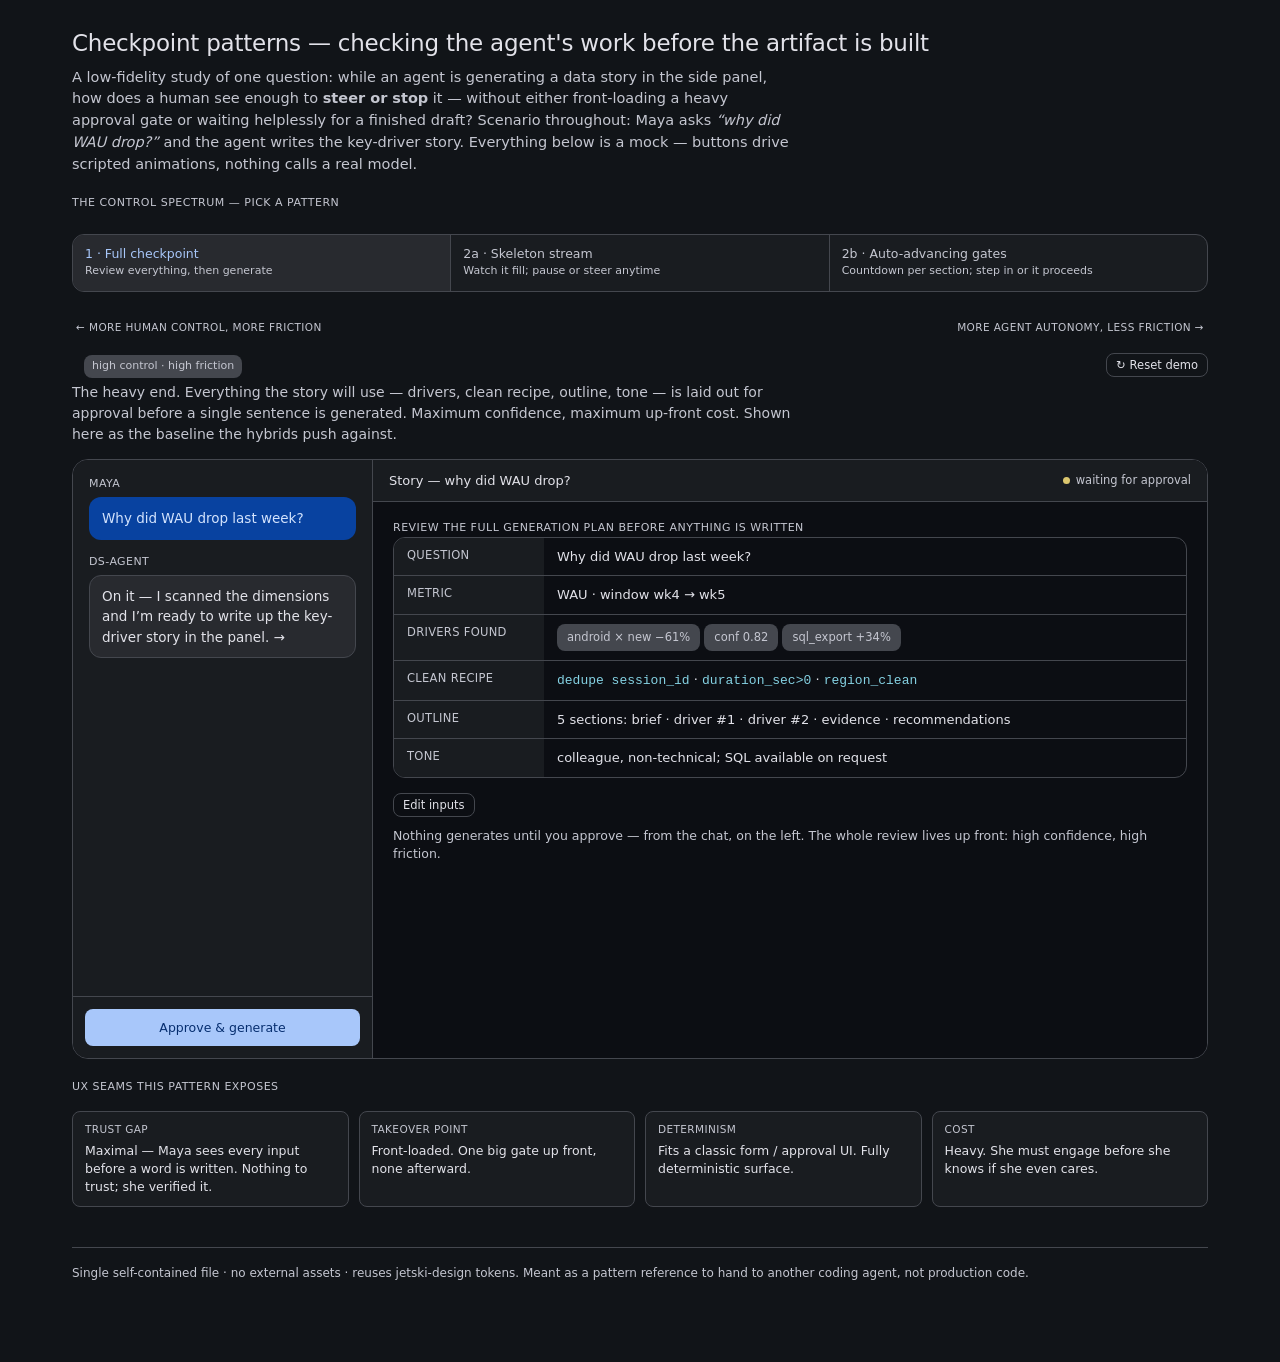
<file: prototypes/checkpoint-patterns.html>
<!doctype html>
<html lang="en">
<head>
<meta charset="utf-8">
<meta name="viewport" content="width=device-width, initial-scale=1">
<title>Checkpoint patterns — human-in-the-loop before the artifact</title>
<style>
/* ===========================================================================
   Checkpoint patterns — a low-fi UX study.
   Question: how does a human check the agent's work BEFORE / DURING artifact
   generation, so they can steer or stop it?
   Tokens lifted 1:1 from jetski-design/globals.css (Material 3 dark, Google-blue).
   Hard rules honored: sentence case, flat hairline cards, no brand gradients,
   amber = warning only, coral = erosion only, no bouncy motion.
   =========================================================================== */
:root{
  --primary:#a8c7fa; --on-primary:#062e6f;
  --primary-container:#0842a0; --on-primary-container:#d3e3fd;
  --secondary:#85d2e3; --secondary-container:#004e5a; --on-secondary-container:#adebff;
  --tertiary:#dbc66e; --tertiary-container:#544600; --on-tertiary-container:#f9e287;
  --error:#ffb4ab; --error-container:#93000a; --on-error-container:#ffdad6;
  --good:#8ed8a9; --good-container:#1d4a2f;

  --background:#111418; --on-surface:#e2e2e9; --on-surface-variant:#c4c6d0;
  --surface-container-lowest:#0c0e13; --surface-container-low:#191c20;
  --surface-container:#1d2024; --surface-container-high:#282a2f;
  --surface-container-highest:#33353a;
  --surface-variant:#44474e; --outline:#8e9099; --outline-variant:#44474e;

  --c1:#a8c7fa; --c2:#85d2e3; --c3:#8ed8a9; --c4:#bfc6dc; --c5:#dbc66e;
  --erosion:#ff8a65;

  --r-xs:4px; --r-sm:8px; --r-md:12px; --r-lg:16px; --r-xl:28px;
  --font-sans:Roboto,"Google Sans Flex",ui-sans-serif,system-ui,sans-serif;
  --font-mono:"Roboto Mono","Google Sans Code",ui-monospace,Menlo,monospace;
}
*{box-sizing:border-box}
html,body{margin:0;padding:0}
body{
  background:var(--background); color:var(--on-surface);
  font-family:var(--font-sans); line-height:1.5; -webkit-font-smoothing:antialiased;
}
a{color:var(--primary)}

/* ---- shell ------------------------------------------------------------- */
.wrap{max-width:1180px; margin:0 auto; padding:26px 22px 80px}
header.page{margin-bottom:20px}
.page h1{font-size:23px; font-weight:500; margin:0 0 6px; letter-spacing:-.01em}
.page p.lede{color:var(--on-surface-variant); font-size:14.5px; margin:0; max-width:78ch}

.micro{font-size:11px; font-weight:500; letter-spacing:.5px; text-transform:uppercase;
  color:var(--on-surface-variant)}

/* ---- spectrum switcher ------------------------------------------------- */
.spectrum{display:flex; align-items:stretch; gap:0; margin:22px 0 8px;
  border:1px solid var(--outline-variant); border-radius:var(--r-md); overflow:hidden;
  background:var(--surface-container-low)}
.spectrum button{
  flex:1; background:transparent; border:0; border-right:1px solid var(--outline-variant);
  color:var(--on-surface-variant); font-family:inherit; cursor:pointer;
  padding:11px 12px 12px; text-align:left; transition:background .12s;}
.spectrum button:last-child{border-right:0}
.spectrum button:hover{background:var(--surface-container)}
.spectrum button.active{background:var(--surface-container-high); color:var(--on-surface)}
.spectrum button.active .tag{color:var(--primary)}
.spectrum .tag{display:block; font-size:12.5px; font-weight:500; margin-bottom:3px}
.spectrum .sub{display:block; font-size:11px; color:var(--on-surface-variant); line-height:1.35}
.spectrum.rail{display:flex; align-items:center; justify-content:space-between;
  font-size:10.5px; letter-spacing:.4px; text-transform:uppercase;
  color:var(--on-surface-variant); padding:6px 4px 0}

/* ---- prototype stage --------------------------------------------------- */
.stage{display:none}
.stage.show{display:block}
.stage-head{display:flex; align-items:baseline; gap:12px; flex-wrap:wrap; margin:18px 0 4px}
.stage-head h2{font-size:18px; font-weight:500; margin:0}
.stage-head .badge{font-size:11px; padding:3px 8px; border-radius:var(--r-sm);
  background:var(--surface-variant); color:var(--on-surface-variant); font-weight:500}
.stage-desc{color:var(--on-surface-variant); font-size:14px; margin:2px 0 14px; max-width:82ch}

/* ---- the two-pane frame (chat + side panel) ---------------------------- */
/* fixed-height screen — the panel scrolls internally rather than growing the page */
.frame{display:grid; grid-template-columns:300px 1fr; gap:0;
  border:1px solid var(--outline-variant); border-radius:var(--r-lg); overflow:hidden;
  height:600px; background:var(--surface-container-lowest)}
@media (max-width:820px){ .frame{grid-template-columns:1fr; height:auto} }
.chat{border-right:1px solid var(--outline-variant); background:var(--surface-container-low);
  display:flex; flex-direction:column; min-height:0}
.chat-scroll{padding:16px; flex:1; overflow:auto}
.chat .who{font-size:11px; letter-spacing:.4px; text-transform:uppercase;
  color:var(--on-surface-variant); margin:14px 0 5px}
.chat .who:first-child{margin-top:0}
.bubble{background:var(--surface-container-high); border:1px solid var(--outline-variant);
  border-radius:var(--r-md); padding:10px 12px; font-size:13.5px; margin-bottom:4px}
.bubble.user{background:var(--primary-container); color:var(--on-primary-container);
  border-color:transparent}
/* chat-side action slot — where Maya kicks off / approves generation */
.chat-action{border-top:1px solid var(--outline-variant); padding:12px}
.btn.block{display:block; width:100%; text-align:center; padding:10px 13px}
.chat-hint{font-size:12px; color:var(--on-surface-variant); line-height:1.4}

.panel{position:relative; background:var(--surface-container-lowest); display:flex; flex-direction:column; min-height:0}
.panel-bar{display:flex; align-items:center; gap:10px; padding:11px 16px;
  border-bottom:1px solid var(--outline-variant); background:var(--surface-container-low)}
.panel-bar .title{font-size:13px; font-weight:500}
.panel-bar .status{font-size:11.5px; color:var(--on-surface-variant); display:flex; align-items:center; gap:6px}
.dot{width:7px; height:7px; border-radius:50%; background:var(--outline); display:inline-block}
.dot.live{background:var(--secondary); animation:pulse 1.2s ease-in-out infinite}
.dot.done{background:var(--good)}
.dot.wait{background:var(--tertiary)}
@keyframes pulse{0%,100%{opacity:.35}50%{opacity:1}}
.panel-bar .spacer{flex:1}
.panel-body{padding:18px 20px; overflow:auto; flex:1}

/* ---- buttons ----------------------------------------------------------- */
.btn{font-family:inherit; font-size:12.5px; font-weight:500; border-radius:var(--r-sm);
  padding:7px 13px; cursor:pointer; border:1px solid var(--outline-variant);
  background:var(--surface-container-high); color:var(--on-surface); transition:background .12s, opacity .12s}
.btn:hover{background:var(--surface-container-highest)}
.btn:disabled{opacity:.4; cursor:not-allowed}
.btn.primary{background:var(--primary); color:var(--on-primary); border-color:transparent}
.btn.primary:hover{filter:brightness(1.06)}
.btn.ghost{background:transparent}
.btn.danger{background:transparent; color:var(--error); border-color:color-mix(in srgb,var(--error) 45%,transparent)}
.btn.danger:hover{background:var(--error-container); color:var(--on-error-container)}
.btn.tiny{padding:4px 9px; font-size:11.5px}
.btnrow{display:flex; gap:8px; flex-wrap:wrap; align-items:center}

/* ---- story sections (skeleton + filled) -------------------------------- */
.sec{border:1px solid var(--outline-variant); border-radius:var(--r-md);
  padding:14px 15px; margin-bottom:12px; background:var(--surface-container-low);
  position:relative; transition:border-color .2s, background .2s}
.sec.active{border-color:color-mix(in srgb,var(--secondary) 60%,transparent);
  background:var(--surface-container)}
.sec.done{background:var(--surface-container-low)}
.sec.queued{opacity:.62}
.sec.steer-target{border-color:color-mix(in srgb,var(--secondary) 70%,transparent)}
.sec-head{display:flex; align-items:center; gap:9px; margin-bottom:9px}
.sec-num{width:20px; height:20px; border-radius:50%; flex:0 0 auto;
  border:1px solid var(--outline-variant); font-size:11px; font-weight:600;
  display:flex; align-items:center; justify-content:center; color:var(--on-surface-variant)}
.sec.active .sec-num{border-color:var(--secondary); color:var(--secondary)}
.sec.done .sec-num{background:var(--good-container); border-color:transparent; color:var(--good)}
.sec-title{font-size:14px; font-weight:500; flex:1}
.sec-flag{font-size:10.5px; letter-spacing:.4px; text-transform:uppercase; color:var(--on-surface-variant)}
.sec-body{font-size:13px; color:var(--on-surface-variant); line-height:1.55}
.sec-body p{margin:0 0 8px}
.sec-body p:last-child{margin-bottom:0}
.mono{font-family:var(--font-mono); color:var(--secondary)}

/* skeleton lines + shimmer (functional loading affordance, neutral & low-contrast) */
.skel{display:block; height:10px; border-radius:5px; margin:7px 0;
  background:var(--surface-container-high); overflow:hidden; position:relative}
.skel::after{content:""; position:absolute; inset:0;
  background:linear-gradient(90deg, transparent, color-mix(in srgb,var(--on-surface) 8%,transparent), transparent);
  transform:translateX(-100%); animation:shim 1.5s ease-in-out infinite}
@keyframes shim{100%{transform:translateX(100%)}}
.skel.w90{width:90%} .skel.w70{width:70%} .skel.w80{width:80%} .skel.w60{width:60%} .skel.w40{width:40%}
.sec.paused .skel::after{animation-play-state:paused}

/* generic shimmer for chart-shaped skeletons */
.shimmer{position:relative; overflow:hidden; background:var(--surface-container-high)}
.shimmer::after{content:""; position:absolute; inset:0;
  background:linear-gradient(90deg, transparent, color-mix(in srgb,var(--on-surface) 8%,transparent), transparent);
  transform:translateX(-100%); animation:shim 1.5s ease-in-out infinite}
.sec.paused .shimmer::after{animation-play-state:paused}

/* faux charts — skeleton while writing, then a simple figure (the artifact feel) */
.chart{margin:11px 0 2px}
.chart-cap{font-size:10.5px; letter-spacing:.3px; text-transform:uppercase;
  color:var(--on-surface-variant); margin-top:7px}
.chart-line{height:60px; border-radius:8px}
.chart-bars{display:flex; align-items:flex-end; gap:7px; height:60px}
.chart-bars .cbar{flex:1; border-radius:4px 4px 0 0; min-height:6px}
.chart-grid{display:grid; grid-template-columns:repeat(12,1fr); gap:4px}
.chart-grid .ccell{border-radius:3px; aspect-ratio:1}
.chart svg{display:block; width:100%; height:60px}
/* skeleton chart tells you what's coming + its progress */
.chart-wip{display:flex; align-items:center; justify-content:space-between; gap:8px; margin-bottom:6px}
.chart-type{font-size:10.5px; letter-spacing:.3px; text-transform:uppercase; color:var(--on-surface-variant)}
.chart-step{font-size:11px; color:var(--secondary)}
.chart-cap--ghost{color:var(--on-surface-variant); opacity:.65}

/* prose paragraphs fade in as they're "written" */
.sec-body p.rin{animation:rin .35s ease both}
@keyframes rin{from{opacity:0}to{opacity:1}}

/* neutral chips — used only in the checkpoint plan review */
.chips{display:flex; flex-wrap:wrap; gap:6px; margin:8px 0 2px}
.chip{display:inline-flex; align-items:center; gap:6px; font-size:11.5px; font-weight:500;
  padding:4px 9px; border-radius:var(--r-sm); background:var(--surface-variant);
  color:var(--on-surface-variant); border:1px solid transparent; cursor:default}

/* per-section gate row / countdown */
.gate{display:flex; align-items:center; gap:8px; margin-top:10px; flex-wrap:wrap;
  padding-top:10px; border-top:1px dashed var(--outline-variant)}
.gate .lbl{font-size:11.5px; color:var(--tertiary); flex:1}

/* steer / interrupt bar */
.steerbar{border-top:1px solid var(--outline-variant); background:var(--surface-container-low);
  padding:10px 14px; display:flex; gap:8px; align-items:center; flex-wrap:wrap}
.steerbar input{flex:1; min-width:140px; background:var(--surface-container); border:1px solid var(--outline-variant);
  border-radius:var(--r-xl); padding:8px 13px; color:var(--on-surface); font-family:inherit; font-size:13px}
.steerbar input::placeholder{color:var(--on-surface-variant)}
.steerbar input:focus{outline:2px solid color-mix(in srgb,var(--primary) 55%,transparent); outline-offset:0}

/* injected steer note pinned to a section */
.steer-note{display:flex; gap:8px; align-items:flex-start; font-size:12px;
  background:var(--secondary-container); color:var(--on-secondary-container);
  border-radius:var(--r-sm); padding:7px 10px; margin:8px 0 2px}
.steer-note .k{font-size:10px; letter-spacing:.4px; text-transform:uppercase; opacity:.85; margin-top:1px; white-space:nowrap}

/* checkpoint config table */
.cfg{border:1px solid var(--outline-variant); border-radius:var(--r-md); overflow:hidden; margin-bottom:14px}
.cfg .row{display:grid; grid-template-columns:150px 1fr; gap:0; border-bottom:1px solid var(--outline-variant)}
.cfg .row:last-child{border-bottom:0}
.cfg .k{padding:9px 13px; font-size:11.5px; letter-spacing:.3px; text-transform:uppercase;
  color:var(--on-surface-variant); background:var(--surface-container-low)}
.cfg .v{padding:9px 13px; font-size:13px}

/* seams strip (ties back to CLAUDE.md's four UX seams) */
.seams{display:grid; grid-template-columns:repeat(4,1fr); gap:10px; margin-top:16px}
@media (max-width:820px){ .seams{grid-template-columns:1fr 1fr} }
.seam{border:1px solid var(--outline-variant); border-radius:var(--r-sm);
  padding:10px 12px; background:var(--surface-container-low)}
.seam .h{font-size:10.5px; letter-spacing:.4px; text-transform:uppercase;
  color:var(--on-surface-variant); margin-bottom:4px}
.seam .t{font-size:12.5px; line-height:1.45}

.notice{font-size:12.5px; color:var(--on-surface-variant); margin-top:10px}

footer.legal{margin-top:40px; padding-top:16px; border-top:1px solid var(--outline-variant);
  font-size:12px; color:var(--on-surface-variant)}
</style>
</head>
<body>
<div class="wrap">

  <header class="page">
    <h1>Checkpoint patterns — checking the agent's work before the artifact is built</h1>
    <p class="lede">A low-fidelity study of one question: while an agent is generating a data story in the
      side panel, how does a human see enough to <strong>steer or stop</strong> it — without either front-loading
      a heavy approval gate or waiting helplessly for a finished draft? Scenario throughout:
      Maya asks <em>“why did WAU drop?”</em> and the agent writes the key-driver story. Everything below is a
      mock — buttons drive scripted animations, nothing calls a real model.</p>
  </header>

  <div class="micro" style="margin-top:6px">The control spectrum — pick a pattern</div>
  <div class="spectrum" id="switcher"></div>
  <div class="spectrum rail" style="border:0;background:none">
    <span>← more human control, more friction</span>
    <span>more agent autonomy, less friction →</span>
  </div>

  <div id="stages"></div>

  <footer class="legal">
    Single self-contained file · no external assets · reuses jetski-design tokens.
    Meant as a pattern reference to hand to another coding agent, not production code.
  </footer>
</div>

<script>
/* =========================================================================
   Timing knobs (ms unless noted) — tuned so a human can actually watch.
   ========================================================================= */
const OUTLINE_STAGGER = 150;    // ghost sections appear one at a time
const STREAM_SKELETON = 1800;   // shimmer dwell before a section's prose
const STREAM_PARA     = 700;    // gap between revealed paragraphs
const STREAM_GAP      = 550;    // pause between finished sections
const CD_SECONDS      = 4;      // per-section countdown before auto-write
const WRITE_MS        = 2200;   // how long a section takes to write
const INPUT_CSS ='flex:1;background:var(--surface-container);border:1px solid var(--outline-variant);border-radius:var(--r-xl);padding:6px 11px;color:var(--on-surface);font-family:inherit;font-size:12px';

/* =========================================================================
   Shared story content (the key-driver story for "why did WAU drop?")
   ========================================================================= */
const SECTIONS = [
  { id:'brief', title:'Executive brief', chart:'line-down', chartCap:'WAU · wk4 → wk5',
    inputs:[{t:'WAU −18% wk/wk'},{t:'window: wk4→wk5'},{t:'clean recipe applied'}],
    body:['Weekly active users fell <strong>18%</strong> week over week. The drop is not broad — it concentrates in one slice, and one unrelated surface actually rose. Read on before reacting to the headline number.'] },
  { id:'kd1', title:'Key driver #1 — android × new users', chart:'bars', chartCap:'cohort × platform · Δ WAU',
    inputs:[{t:'android × new −61%'},{t:'confidence 0.82'},{t:'~55 combos scanned'}],
    body:['Localising across ~55 dimension crossings, the loss sits almost entirely in <strong>new users on Android</strong> (≈ −61% vs prior week).','Single-dimension reads — platform alone, or cohort alone — understate it. The interaction is the story.'] },
  { id:'kd2', title:'Key driver #2 — the sql_export surprise', chart:'line-up', chartCap:'sql_export · weekly runs',
    inputs:[{t:'sql_export +34%'},{t:'not user-facing WAU'}],
    body:['Counter to the WAU dip, <strong>sql_export</strong> usage climbed 34%. It doesn’t offset the active-user loss, but it reframes the week: power users leaned in even as new-user onboarding stumbled.'] },
  { id:'evidence', title:'Evidence', chart:'grid', chartCap:'≈55 combinations scanned',
    inputs:[{t:'dedupe: session_id'},{t:'duration_sec>0'},{t:'region_clean'}],
    body:['All figures use the canonical clean recipe: de-dupe on <span class="mono">session_id</span>, drop <span class="mono">duration_sec ≤ 0</span>, normalise region. The full combination grid is available on request.'] },
  { id:'recs', title:'Recommendations', chart:null,
    inputs:[{t:'2 actions'}],
    body:['1) Pull the Android new-user onboarding funnel for wk5.','2) Interview 3–5 power users behind the sql_export rise — there may be a workflow worth productising.'] },
];

/* =========================================================================
   Prototype registry (spectrum order: control → autonomy)
   ========================================================================= */
const PROTOS = [
  { key:'checkpoint',   tag:'1 · Full checkpoint',       sub:'Review everything, then generate', ctrl:'high' },
  { key:'hybridStream', tag:'2a · Skeleton stream',      sub:'Watch it fill; pause or steer anytime', ctrl:'mid' },
  { key:'hybridGates',  tag:'2b · Auto-advancing gates', sub:'Countdown per section; step in or it proceeds', ctrl:'mid' },
];

const SEAMS = {
  checkpoint:[
    ['Trust gap','Maximal — Maya sees every input before a word is written. Nothing to trust; she verified it.'],
    ['Takeover point','Front-loaded. One big gate up front, none afterward.'],
    ['Determinism','Fits a classic form / approval UI. Fully deterministic surface.'],
    ['Cost','Heavy. She must engage before she knows if she even cares.'],
  ],
  hybridStream:[
    ['Trust gap','Continuous — she reads the skeleton, then the prose, as they form. Trust accrues while she watches.'],
    ['Takeover point','Anytime, two ways: pause to freeze and annotate an unwritten section, or steer mid-write without stopping.'],
    ['Determinism','Skeleton is deterministic (fixed outline); prose is probabilistic. The seam between them is visible on screen.'],
    ['Cost','Low. Ambient oversight — glance, and only act if a heading looks wrong.'],
  ],
  hybridGates:[
    ['Trust gap','Per-section, opt-out. She sees each plan but only has to act if she disagrees.'],
    ['Takeover point','During the countdown — which overlaps the previous section’s write, so it costs no extra wait.'],
    ['Determinism','Plan + inputs shown deterministically; the timer gates the probabilistic write, defaulting to proceed.'],
    ['Cost','Near-zero. Silence = consent; intervention is the exception, not the step.'],
  ],
};

/* =========================================================================
   DOM helpers
   ========================================================================= */
const el = (tag, cls, html) => { const n=document.createElement(tag); if(cls)n.className=cls; if(html!=null)n.innerHTML=html; return n; };
const $ = (s,r=document)=>r.querySelector(s);
const sleep = ms => new Promise(r=>setTimeout(r,ms));

/* chat column (shared shell) with a chat-side action slot */
function chatColumn(){
  const node = el('div','chat');
  const s = el('div','chat-scroll');
  s.appendChild(el('div','who','Maya'));
  s.appendChild(el('div','bubble user','Why did WAU drop last week?'));
  s.appendChild(el('div','who','DS-agent'));
  s.appendChild(el('div','bubble','On it — I scanned the dimensions and I’m ready to write up the key-driver story in the panel. →'));
  node.appendChild(s);
  const action = el('div','chat-action');
  node.appendChild(action);
  return {
    node, scroll:s, action,
    setAction(label, onclick, cls){
      action.innerHTML='';
      const b = el('button','btn '+(cls||'primary')+' block', label);
      b.onclick = ()=>{ b.disabled=true; onclick(); };
      action.appendChild(b);
      return b;
    },
    setHint(html){ action.innerHTML=''; action.appendChild(el('div','chat-hint',html)); },
    /* the single text-input surface — always lives here on the left, never on the right */
    setInput(placeholder, onSend, sendLabel){
      action.innerHTML='';
      const wrap = el('div'); wrap.style.cssText='display:flex; gap:8px; align-items:center';
      const inp = el('input'); inp.placeholder=placeholder;
      inp.style.cssText='flex:1;min-width:0;background:var(--surface-container);border:1px solid var(--outline-variant);border-radius:var(--r-xl);padding:8px 13px;color:var(--on-surface);font-family:inherit;font-size:13px';
      const btn = el('button','btn primary tiny', sendLabel||'Send');
      wrap.appendChild(inp); wrap.appendChild(btn); action.appendChild(wrap);
      const fire=()=>{ const v=inp.value.trim(); if(!v)return; inp.value=''; onSend(v); };
      btn.onclick=fire; inp.addEventListener('keydown',e=>{ if(e.key==='Enter')fire(); });
      return {inp, focus:()=>inp.focus()};
    },
  };
}

/* build a section node (starts queued) */
function sectionNode(sec, idx){
  const n = el('div','sec queued');
  n.dataset.id = sec.id;
  const head = el('div','sec-head');
  head.appendChild(el('div','sec-num', String(idx+1)));
  head.appendChild(el('div','sec-title', sec.title));
  const flag = el('div','sec-flag',''); flag.dataset.role='flag';
  head.appendChild(flag);
  n.appendChild(head);
  const body = el('div','sec-body'); body.dataset.role='body';
  n.appendChild(body);
  return n;
}
function skeletonLines(widths){ const f=document.createDocumentFragment();
  widths.forEach(w=>f.appendChild(el('span','skel '+w))); return f; }

/* faux chart — shimmering skeleton that also PREVIEWS what's being built:
   the chart type, its caption, and (while writing) live work-in-progress steps. */
function chartSkel(sec, mode){
  const type = sec && sec.chart; if(!type) return document.createDocumentFragment();
  mode = mode || 'building';
  const wrap=el('div','chart');
  const typeLabel = type==='bars' ? 'bar chart' : type==='grid' ? 'heatmap grid' : 'line chart';
  const head=el('div','chart-wip');
  head.innerHTML='<span class="chart-type">'+typeLabel+'</span><span class="chart-step" data-role="chartstep"></span>';
  wrap.appendChild(head);
  if(type==='bars'){ const g=el('div','chart-bars'); [45,72,33,90,58,28].forEach(h=>{ const b=el('span','cbar shimmer'); b.style.height=h+'%'; g.appendChild(b); }); wrap.appendChild(g); }
  else if(type==='grid'){ const g=el('div','chart-grid'); for(let i=0;i<24;i++) g.appendChild(el('span','ccell shimmer')); wrap.appendChild(g); }
  else { wrap.appendChild(el('div','chart-line shimmer')); }
  if(sec.chartCap) wrap.appendChild(el('div','chart-cap chart-cap--ghost', sec.chartCap));
  const stepEl = head.querySelector('[data-role=chartstep]');
  if(mode==='preview'){
    stepEl.textContent='renders on approve';
  } else {
    const steps=['querying rows…','applying clean recipe…','plotting…'];
    let i=0; stepEl.textContent=steps[0];
    const adv=()=>{ if(!stepEl.isConnected) return; i++; if(i<steps.length){ stepEl.textContent=steps[i]; setTimeout(adv,650); } };
    setTimeout(adv,650);
  }
  return wrap;
}
/* resolved figure — simple, mostly-neutral, one accent (coral = erosion) */
function chartFigure(type, sec){
  if(!type) return document.createDocumentFragment();
  const wrap=el('div','chart rin');
  const NEU='var(--surface-variant)', ERO='var(--erosion)';
  if(type==='bars'){
    const g=el('div','chart-bars');
    [{h:80},{h:64},{h:88},{h:24,ero:true},{h:70},{h:52}].forEach(d=>{ const b=el('span','cbar'); b.style.height=d.h+'%'; b.style.background=d.ero?ERO:NEU; g.appendChild(b); });
    wrap.appendChild(g);
  } else if(type==='grid'){
    const g=el('div','chart-grid'); const hot=new Set([9,10,21]);
    for(let i=0;i<24;i++){ const c=el('span','ccell'); c.style.background = hot.has(i)?ERO : (i%4===0?NEU:'var(--surface-container-high)'); g.appendChild(c); }
    wrap.appendChild(g);
  } else {
    const up = type==='line-up';
    const pts = up ? '0,27 18,24 36,20 54,15 72,11 100,4' : '0,6 20,9 40,11 60,16 80,22 100,29';
    const stroke = up ? 'var(--c1)' : ERO;
    wrap.innerHTML='<svg viewBox="0 0 100 32" preserveAspectRatio="none"><polyline fill="none" stroke="'+stroke+'" stroke-width="1.6" stroke-linecap="round" stroke-linejoin="round" points="'+pts+'"/></svg>';
  }
  if(sec && sec.chartCap) wrap.appendChild(el('div','chart-cap', sec.chartCap));
  return wrap;
}

/* shared panel frame */
function makeFrame(panelBarTitle){
  const frame = el('div','frame');
  const chat = chatColumn();
  frame.appendChild(chat.node);
  const panel = el('div','panel');
  const bar = el('div','panel-bar');
  bar.appendChild(el('span','title', panelBarTitle||'Story — why did WAU drop?'));
  bar.appendChild(el('span','spacer'));
  const status = el('span','status','<span class="dot"></span><span data-role="statustext">idle</span>');
  bar.appendChild(status);
  panel.appendChild(bar);
  const body = el('div','panel-body'); body.dataset.role='panelbody';
  panel.appendChild(body);
  frame.appendChild(panel);
  return {frame, panel, body, chat, setStatus(cls,txt){
    status.querySelector('.dot').className='dot '+cls;
    status.querySelector('[data-role=statustext]').textContent=txt; }};
}

const builders = {};

/* generic slow fill of one section (skeleton → chips → paragraphs) */
async function fillSection(node, sec, opts={}){
  const {skeletonMs=STREAM_SKELETON, paraMs=STREAM_PARA, isCancelled=()=>false, waitIfPaused=async()=>{}} = opts;
  node.className='sec active';
  node.querySelector('[data-role=flag]').textContent='writing…';
  node.scrollIntoView({block:'nearest'});
  const b = node.querySelector('[data-role=body]');
  const steer = b.querySelector('.steer-note'); const steerHtml = steer?steer.outerHTML:'';
  b.innerHTML=''; if(steerHtml) b.insertAdjacentHTML('beforeend',steerHtml);
  b.appendChild(skeletonLines(['w90','w80','w60']));
  b.appendChild(chartSkel(sec));
  await sleep(skeletonMs); await waitIfPaused(); if(isCancelled()) return;
  b.innerHTML=''; if(steerHtml) b.insertAdjacentHTML('beforeend',steerHtml);
  for(const p of sec.body){
    await waitIfPaused(); if(isCancelled()) return;
    const para = el('p','rin', p); b.appendChild(para);
    await sleep(paraMs);
  }
  b.appendChild(chartFigure(sec.chart, sec));
  if(node.dataset.steer) b.insertAdjacentHTML('beforeend','<p class="rin" style="color:var(--secondary);font-size:12px">↳ adjusted per your steer.</p>');
  node.className='sec done';
  node.querySelector('[data-role=flag]').textContent='';
}

/* ============================ 1 · FULL CHECKPOINT ======================== */
builders.checkpoint = function(){
  const {frame, body, chat, setStatus} = makeFrame();
  function reset(){
    setStatus('wait','waiting for approval');
    body.innerHTML='';
    body.appendChild(el('div','micro','Review the full generation plan before anything is written'));
    const cfg = el('div','cfg');
    const rows = [
      ['Question','Why did WAU drop last week?'],
      ['Metric','WAU · window wk4 → wk5'],
      ['Drivers found','<span class="chip">android × new −61%</span> <span class="chip">conf 0.82</span> <span class="chip">sql_export +34%</span>'],
      ['Clean recipe','<span class="mono">dedupe session_id</span> · <span class="mono">duration_sec&gt;0</span> · <span class="mono">region_clean</span>'],
      ['Outline','5 sections: brief · driver #1 · driver #2 · evidence · recommendations'],
      ['Tone','colleague, non-technical; SQL available on request'],
    ];
    rows.forEach(([k,v])=>{ const r=el('div','row'); r.appendChild(el('div','k',k)); r.appendChild(el('div','v',v)); cfg.appendChild(r); });
    body.appendChild(cfg);
    const edit = el('button','btn ghost tiny','Edit inputs'); body.appendChild(edit);
    body.appendChild(el('div','notice','Nothing generates until you approve — from the chat, on the left. The whole review lives up front: high confidence, high friction.'));
    edit.onclick = ()=>{ body.querySelector('.notice').innerHTML='(edit is a stub) — imagine editable fields here. This is the cost: Maya must engage with all of it before seeing a single sentence.'; };
    chat.setAction('Approve & generate', run);
  }
  async function run(){
    setStatus('live','generating');
    body.innerHTML='';
    const nodes = SECTIONS.map((s,i)=>{ const n=sectionNode(s,i); body.appendChild(n); return n; });
    chat.setHint('Plan approved — generating the full story.');
    for(let i=0;i<SECTIONS.length;i++){ await fillSection(nodes[i], SECTIONS[i], {skeletonMs:420, paraMs:200}); }
    setStatus('done','approved plan · complete'); chat.setHint('Story complete. Reset the demo to run again.');
  }
  return {node:frame, start:reset, reset};
};

/* ============ 2a · SKELETON STREAM (merged: pause + steer) ============== */
builders.hybridStream = function(){
  const {frame, body, panel, chat, setStatus} = makeFrame();
  let paused=false, cancelled=false, resumeSignal=null, nodes=[], currentIdx=0;
  function reset(){
    paused=false; cancelled=false; resumeSignal=null; currentIdx=0;
    const old=panel.querySelector('.steerbar'); if(old)old.remove();
    setStatus('','idle');
    body.innerHTML='';
    body.appendChild(el('div','micro','The whole outline appears first, then fills slowly — top to bottom'));
    body.appendChild(el('div','notice','Ambient oversight. Maya sees the entire skeleton before any prose exists, then watches it fill. The one text box stays in the chat on the left: <strong>steer</strong> by typing a redirect that pins to whatever’s being written. The panel carries only buttons — <strong>pause</strong> to freeze the run, or stop.'));
    chat.setAction('Start generating', run);
  }
  /* panel controls: buttons only — no text input lives here */
  function controls(){
    const b=el('div','steerbar');
    b.innerHTML='<span class="chat-hint" data-role="hint" style="flex:1">Generating… steer from the chat →</span>'+
      '<button class="btn danger tiny" data-a="pause">⏸ Pause</button>'+
      '<button class="btn ghost tiny" data-a="stop">■ Stop</button>';
    panel.appendChild(b);
    b.querySelector('[data-a=pause]').onclick=()=>togglePause(b.querySelector('[data-a=pause]'), b.querySelector('[data-role=hint]'));
    b.querySelector('[data-a=stop]').onclick=()=>{ cancelled=true; if(resumeSignal){resumeSignal();resumeSignal=null;} setStatus('wait','stopped by you'); b.remove(); chat.setHint('Stopped. Reset the demo to run again.'); };
    return b;
  }
  function togglePause(btn, hint){
    paused=!paused;
    btn.textContent = paused?'▶ Resume':'⏸ Pause';
    btn.className = paused?'btn primary tiny':'btn danger tiny';
    body.querySelectorAll('.sec').forEach(s=>s.classList.toggle('paused',paused));
    setStatus(paused?'wait':'live', paused?'paused — you have the floor':'generating');
    if(hint) hint.textContent = paused ? 'Paused — type in the chat to steer the highlighted section' : 'Generating… steer from the chat →';
    markSteerTarget();
    if(!paused && resumeSignal){ const r=resumeSignal; resumeSignal=null; r(); }
  }
  function markSteerTarget(){
    body.querySelectorAll('.sec').forEach(s=>s.classList.remove('steer-target'));
    const n=nodes[Math.min(currentIdx,nodes.length-1)];
    if(n && !n.classList.contains('done')) n.classList.add('steer-target');
  }
  /* free-text steer comes from the single chat input; pins to the current section */
  function injectSteer(v){
    const n=nodes[Math.min(currentIdx,nodes.length-1)]; if(!n)return;
    n.querySelector('[data-role=body]').insertAdjacentElement('afterbegin',
      el('div','steer-note','<span class="k">steering “'+SECTIONS[Math.min(currentIdx,SECTIONS.length-1)].title+'”</span><span>'+v+'</span>'));
    n.dataset.steer='1'; n.querySelector('[data-role=flag]').textContent='re-planning…';
  }
  async function waitIfPaused(){ if(paused){ await new Promise(res=>{resumeSignal=res;}); } }
  async function run(){
    cancelled=false; paused=false; currentIdx=0;
    setStatus('live','planning outline'); body.innerHTML='';
    nodes = SECTIONS.map((s,i)=>sectionNode(s,i));
    for(let i=0;i<nodes.length;i++){
      if(cancelled)return;
      nodes[i].querySelector('[data-role=body]').appendChild(skeletonLines(['w70','w40']));
      body.appendChild(nodes[i]); await sleep(OUTLINE_STAGGER);
    }
    controls();
    chat.setInput('Steer anytime — e.g. “too Android-heavy, widen it”', injectSteer, 'Steer');
    setStatus('live','generating'); await sleep(600);
    for(let i=0;i<SECTIONS.length;i++){
      currentIdx=i; markSteerTarget(); await waitIfPaused(); if(cancelled)return;
      await fillSection(nodes[i], SECTIONS[i], {isCancelled:()=>cancelled, waitIfPaused});
    }
    if(cancelled)return;
    body.querySelectorAll('.sec').forEach(s=>s.classList.remove('steer-target'));
    setStatus('done','complete'); const bb=panel.querySelector('.steerbar'); if(bb)bb.remove();
    chat.setHint('Story complete. Reset the demo to run again.');
  }
  return {node:frame, start:reset, reset:()=>{cancelled=true; paused=false; if(resumeSignal){resumeSignal();resumeSignal=null;} reset();}};
};

/* ============ 2b · AUTO-ADVANCING GATES (non-blocking countdown) ======== */
builders.hybridGates = function(){
  const {frame, body, chat, setStatus} = makeFrame();
  let cancelled=false; const timers=[]; let pre=[];   // pre[i] = 'skip' | {edit} | null
  function clearTimers(){ timers.forEach(t=>{clearTimeout(t); clearInterval(t);}); timers.length=0; }
  function reset(){
    cancelled=false; clearTimers(); pre=[];
    setStatus('','idle'); body.innerHTML='';
    body.appendChild(el('div','micro','The current section counts down; you can act on any later section ahead of its turn'));
    body.appendChild(el('div','notice','A checkpoint that never blocks. The section being written next shows a short countdown — ignore it and it proceeds. But you don’t have to wait your turn: every later section carries skip / edit too, so if you already see an issue further down, act on it now and the run honors it when it arrives.'));
    chat.setAction('Start generating', run);
  }
  /* lightweight controls on any not-yet-written section, so the user can act out of sequence */
  function aheadControls(node, i){
    const b=node.querySelector('[data-role=body]'); b.innerHTML='';
    b.appendChild(skeletonLines(['w70','w40']));
    const g=el('div','gate ahead');
    g.innerHTML='<span class="lbl" style="color:var(--on-surface-variant)">queued</span>';
    const editB=el('button','btn ghost tiny','Edit'); const skipB=el('button','btn ghost tiny','Skip');
    g.appendChild(editB); g.appendChild(skipB); node.appendChild(g);
    skipB.onclick=()=>{ pre[i]='skip'; node.className='sec queued'; node.querySelector('[data-role=flag]').textContent='will skip';
      b.innerHTML='<p style="font-size:12px">— will skip —</p>'; g.remove(); };
    editB.onclick=()=>{ g.innerHTML='';
      const inp=el('input'); inp.placeholder='queue an edit for this section…'; inp.style.cssText=INPUT_CSS;
      const ok=el('button','btn primary tiny','Queue'); g.appendChild(inp); g.appendChild(ok); inp.focus();
      ok.onclick=()=>{ const v=inp.value||'(noted)'; pre[i]={edit:v}; g.remove();
        node.querySelector('[data-role=flag]').textContent='edit queued';
        b.insertAdjacentElement('afterbegin', el('div','steer-note','<span class="k">edit queued</span><span>'+v+'</span>')); };
    };
  }
  /* resolve a section's decision: honor any pre-decision instantly, else run the countdown */
  async function decide(i){
    const n=nodes[i];
    if(n) n.querySelectorAll('.gate.ahead').forEach(g=>g.remove());
    if(pre[i]==='skip') return 'skip';
    if(pre[i] && pre[i].edit){ n.dataset.steer=pre[i].edit; return 'approve'; }
    return await preview(nodes[i], SECTIONS[i]);
  }
  let nodes=[];
  /* preview the upcoming section with a live countdown; resolves 'approve' | 'skip'.
     Runs concurrently with the previous section's write, so it adds no latency. */
  function preview(node, sec){
    return new Promise(resolve=>{
      node.className='sec active';
      node.querySelector('[data-role=flag]').textContent='up next';
      node.scrollIntoView({block:'nearest'});
      const b=node.querySelector('[data-role=body]'); b.innerHTML='';
      b.appendChild(el('div','micro','preview'));
      b.appendChild(skeletonLines(['w90','w70']));
      b.appendChild(chartSkel(sec,'preview'));
      const g=el('div','gate cd-gate');
      const lbl=el('span','lbl','auto-approves when the timer ends');
      const editB=el('button','btn tiny','Edit'); const skipB=el('button','btn ghost tiny','Skip');
      const nowB=el('button','btn primary tiny','');   // the countdown lives in this button
      g.appendChild(lbl); g.appendChild(editB); g.appendChild(skipB); g.appendChild(nowB);
      node.appendChild(g);
      let left=CD_SECONDS, done=false;
      const paint=()=>{ nowB.textContent = left>0 ? ('Approve · '+left) : 'Approve'; };
      paint();
      const tick=setInterval(()=>{ left--; if(left>=0) paint(); }, 1000); timers.push(tick);
      const to=setTimeout(()=>fin('approve'), CD_SECONDS*1000); timers.push(to);
      function fin(d){ if(done)return; done=true; clearInterval(tick); clearTimeout(to); g.remove(); resolve(d); }
      editB.onclick=()=>{ clearInterval(tick); clearTimeout(to);
        // hold this section while editing — freeze its shimmer so it doesn't read as "still generating"
        node.classList.add('paused');
        node.querySelector('[data-role=flag]').textContent='editing';
        const stepEl=node.querySelector('[data-role=chartstep]'); if(stepEl) stepEl.textContent='paused for your edit';
        g.innerHTML='';
        const inp=el('input'); inp.placeholder='adjust the plan for this section…'; inp.style.cssText=INPUT_CSS;
        const ok=el('button','btn primary tiny','Approve with edit'); g.appendChild(inp); g.appendChild(ok); inp.focus();
        ok.onclick=()=>{ node.dataset.steer=inp.value||'1'; node.classList.remove('paused'); fin('approve'); };
      };
      skipB.onclick=()=>fin('skip');
      nowB.onclick=()=>fin('approve');
    });
  }
  async function write(node, sec, decision){
    const b=node.querySelector('[data-role=body]');
    if(decision==='skip'){ node.className='sec queued'; b.innerHTML='<p style="font-size:12px">— skipped by you —</p>'; node.querySelector('[data-role=flag]').textContent='skipped'; return; }
    node.className='sec active';
    node.querySelector('[data-role=flag]').textContent='writing…';
    node.scrollIntoView({block:'nearest'});
    b.innerHTML=''; b.appendChild(skeletonLines(['w90','w80','w60'])); b.appendChild(chartSkel(sec));
    await sleep(WRITE_MS); if(cancelled)return;
    b.innerHTML='';
    if(node.dataset.steer && node.dataset.steer!=='1') b.appendChild(el('div','steer-note','<span class="k">your edit</span><span>'+node.dataset.steer+'</span>'));
    sec.body.forEach(p=>b.appendChild(el('p','rin',p)));
    b.appendChild(chartFigure(sec.chart, sec));
    node.className='sec done'; node.querySelector('[data-role=flag]').textContent='';
  }
  async function run(){
    cancelled=false; clearTimers(); pre=[];
    setStatus('live','generating'); body.innerHTML='';
    chat.setHint('The current section counts down — or skip / edit any later section right now →');
    // render the whole outline; every section is actionable ahead of its turn
    nodes = SECTIONS.map((s,i)=>{ const n=sectionNode(s,i); body.appendChild(n); aheadControls(n,i); return n; });
    // decide section 0 (nothing writing yet), then overlap decision-of-next with write-of-current
    let dec = await decide(0); if(cancelled)return;
    for(let i=0;i<SECTIONS.length;i++){
      if(cancelled)return;
      const writeP = write(nodes[i], SECTIONS[i], dec);
      if(i+1 < SECTIONS.length){
        const [,nextDec] = await Promise.all([writeP, decide(i+1)]);
        dec = nextDec;
      } else {
        await writeP;
      }
    }
    if(cancelled)return; setStatus('done','complete'); chat.setHint('Story complete. Reset the demo to run again.');
  }
  return {node:frame, start:reset, reset:()=>{cancelled=true; clearTimers(); reset();}};
};

/* =========================================================================
   Wire up: build all stages + spectrum switcher
   ========================================================================= */
const stagesRoot = $('#stages');
const switcher = $('#switcher');
const instances = {};

function descFor(key){
  return ({
    checkpoint:'The heavy end. Everything the story will use — drivers, clean recipe, outline, tone — is laid out for approval before a single sentence is generated. Maximum confidence, maximum up-front cost. Shown here as the baseline the hybrids push against.',
    hybridStream:'Middle ground · the streaming outline. The entire outline renders first as ghost sections, then fills slowly, top to bottom. One bar does both moves: pause to freeze the run and drop a note on a not-yet-written section, or type a steer that pins to whatever’s being written without stopping it. (This merges the two earlier stream variants — pausing and steering were the same pattern seen from two angles.)',
    hybridGates:'Middle ground · the countdown. A checkpoint that never blocks. While one section is being written — time Maya is waiting anyway — the next section’s plan appears with a short countdown. Ignore it and it proceeds on its own; or edit the plan, skip the section, or approve now before the timer expires. Oversight with no added latency.',
  })[key];
}

PROTOS.forEach((p,idx)=>{
  const b=el('button', idx===0?'active':'',
    '<span class="tag">'+p.tag+'</span><span class="sub">'+p.sub+'</span>');
  b.dataset.key=p.key;
  b.onclick=()=>show(p.key);
  switcher.appendChild(b);

  const stage=el('div','stage'+(idx===0?' show':''));
  stage.dataset.key=p.key;
  const head=el('div','stage-head');
  head.appendChild(el('h2', p.tag.replace(/^[^·]*·\s*/,'')));
  const ctrlLabel = {high:'high control · high friction', mid:'balanced — the middle ground', low:'high autonomy · low friction'}[p.ctrl];
  head.appendChild(el('span','badge', ctrlLabel));
  const replay=el('button','btn tiny ghost','↻ Reset demo');
  replay.style.marginLeft='auto';
  head.appendChild(replay);
  stage.appendChild(head);

  stage.appendChild(el('div','stage-desc', descFor(p.key)));

  const inst = builders[p.key]();
  instances[p.key]=inst;
  stage.appendChild(inst.node);
  replay.onclick=()=>inst.reset();

  const seamsWrap=el('div','seams');
  SEAMS[p.key].forEach(([h,t])=>{ const s=el('div','seam'); s.appendChild(el('div','h',h)); s.appendChild(el('div','t',t)); seamsWrap.appendChild(s); });
  const seamTitle=el('div','micro'); seamTitle.style.margin='20px 0 8px'; seamTitle.textContent='UX seams this pattern exposes';
  stage.appendChild(seamTitle);
  stage.appendChild(seamsWrap);

  stagesRoot.appendChild(stage);
  inst.start();
});

function show(key){
  [...switcher.children].forEach(b=>b.classList.toggle('active', b.dataset.key===key));
  [...stagesRoot.children].forEach(s=>s.classList.toggle('show', s.dataset.key===key));
  if(instances[key]) instances[key].reset();
}
</script>
</body>
</html>
</file>
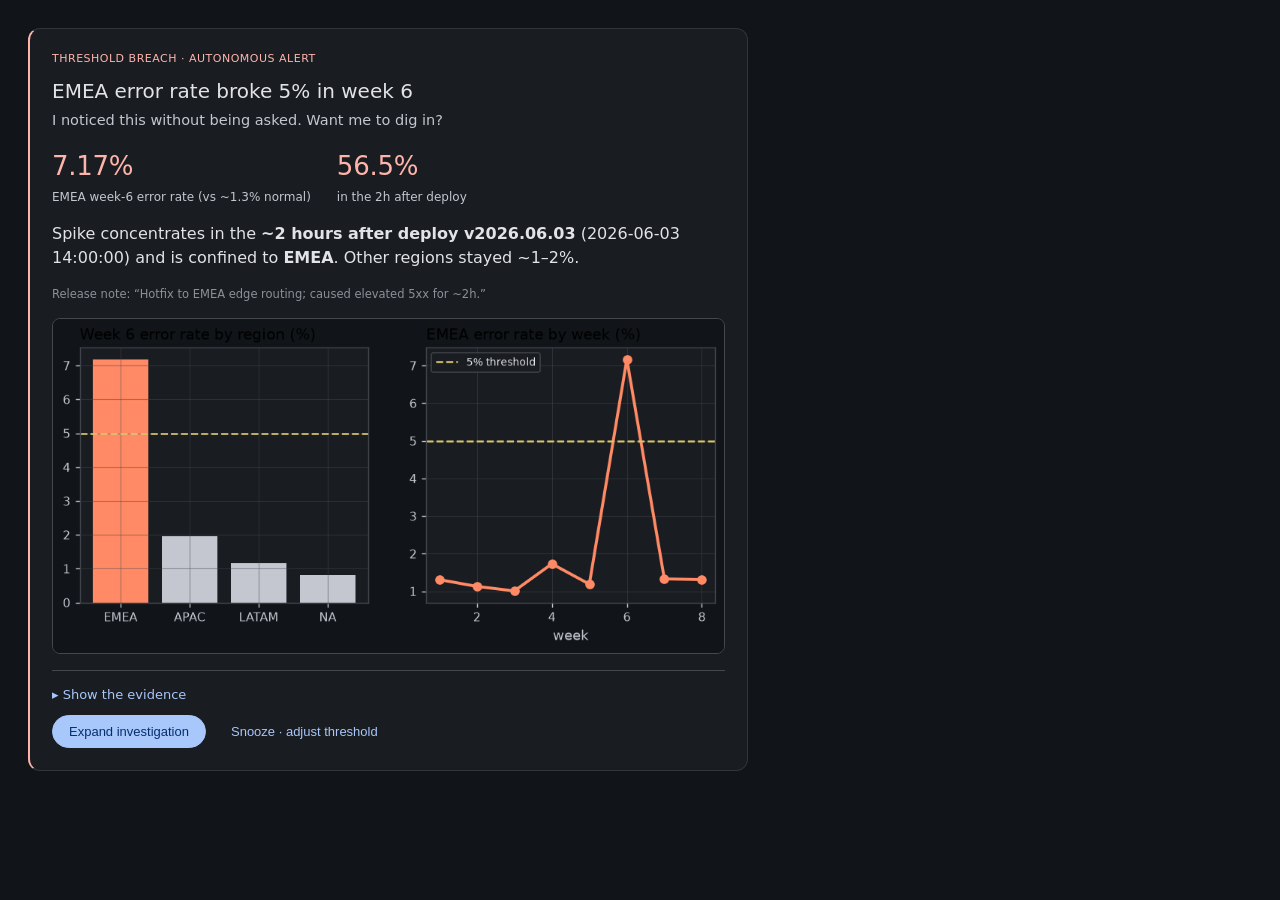
<file: reports/card_alert.html>
<!doctype html><html><head><meta charset='utf-8'><title>Alert — EMEA errors</title><style>/* ===========================================================================
   FlowDash DS-Agent — design tokens, reskinned to the Jetski design system.
   Source of truth: jetski-design/{DESIGN.md, globals.css, ui.tsx} (Material 3
   dark, Google-blue primary + cyan secondary). This is the ONLY place style
   lives; mock components reference var(--*) tokens only.

   Hard rules honored (per DESIGN.md):
     - no gradient as brand expression, no animated gradients
     - no sparkle icons, no heavy shadows / neon glow / bouncy motion
     - sentence case copy; flat hairline cards; one strong accent + neutrals
   =========================================================================== */
:root {
  /* ---- Material 3 dark tokens (1:1 with jetski-design/globals.css) -------- */
  --primary: #a8c7fa; --on-primary: #062e6f;
  --primary-container: #0842a0; --on-primary-container: #d3e3fd;
  --secondary: #85d2e3; --secondary-container: #004e5a; --on-secondary-container: #adebff;
  --tertiary: #dbc66e; --tertiary-container: #544600; --on-tertiary-container: #f9e287;
  --error: #ffb4ab; --error-container: #93000a; --on-error-container: #ffdad6;
  --good: #8ed8a9; --good-container: #1d4a2f;

  --background: #111418; --on-surface: #e2e2e9; --on-surface-variant: #c4c6d0;
  --surface-container-lowest: #0c0e13; --surface-container-low: #191c20;
  --surface-container: #1d2024; --surface-container-high: #282a2f;
  --surface-container-highest: #33353a;
  --surface-variant: #44474e; --outline: #8e9099; --outline-variant: #44474e;
  --inverse-surface: #e2e2e9; --inverse-on-surface: #2e3036;

  /* data-viz scale (color encodes meaning, never sequence) */
  --c1: #a8c7fa; --c2: #85d2e3; --c3: #8ed8a9; --c4: #bfc6dc; --c5: #dbc66e;
  --erosion: #ff8a65;   /* coral — negative / erosion bars only */

  /* M3 shape scale */
  --r-xs: 4px; --r-sm: 8px; --r-md: 12px; --r-lg: 16px; --r-xl: 28px;

  --font-sans: Roboto, "Google Sans Flex", ui-sans-serif, system-ui, sans-serif;
  --font-mono: "Roboto Mono", "Google Sans Code", ui-monospace, Menlo, monospace;
}

* { box-sizing: border-box; }
body.ds-root {
  margin: 0; padding: 28px; background: var(--background);
  color: var(--on-surface); font-family: var(--font-sans); line-height: 1.5;
  -webkit-font-smoothing: antialiased;
}

/* ---- M3 type helpers --------------------------------------------------- */
.m3-label { font-size: 11px; line-height: 1.45; font-weight: 500; letter-spacing: .5px;
  text-transform: uppercase; color: var(--on-surface-variant); }
.tnum { font-variant-numeric: tabular-nums; }

/* ---- card (flat, hairline, 12px) --------------------------------------- */
.ds-card {
  background: var(--surface-container-low);
  border: 1px solid color-mix(in srgb, var(--outline-variant) 60%, transparent);
  border-radius: var(--r-md); padding: 22px; max-width: 720px;
}
.ds-card + .ds-card { margin-top: 16px; }
.ds-card__kicker { margin-bottom: 10px; display: flex; align-items: center; gap: 8px;
  font-size: 11px; font-weight: 500; letter-spacing: .5px; text-transform: uppercase;
  color: var(--on-surface-variant); }
.ds-card__title { font-size: 20px; line-height: 1.3; font-weight: 500; margin: 0 0 6px;
  color: var(--on-surface); }   /* m3-title */
.ds-card__sub { color: var(--on-surface-variant); font-size: 14.5px; margin: 0 0 16px; }

/* ---- pills / badges (rounded 8px, tonal) ------------------------------- */
.ds-pill { display: inline-flex; align-items: center; gap: 6px; padding: 4px 8px;
  border-radius: var(--r-sm); font-size: 12px; font-weight: 500;
  background: var(--surface-variant); color: var(--on-surface-variant); }
.ds-pill--good   { background: var(--good-container); color: var(--good); }
.ds-pill--bad    { background: var(--error-container); color: var(--on-error-container); }
.ds-pill--warn   { background: var(--tertiary-container); color: var(--on-tertiary-container); }
.ds-pill--accent { background: var(--primary-container); color: var(--on-primary-container); }

/* ---- metric row -------------------------------------------------------- */
.ds-metrics { display: flex; gap: 26px; flex-wrap: wrap; margin: 8px 0 16px; }
.ds-metric__val { font-size: 26px; font-weight: 500; letter-spacing: -.01em; }
.ds-metric__lbl { font-size: 12px; color: var(--on-surface-variant); margin-top: 2px; }
.ds-metric--bad  .ds-metric__val { color: var(--error); }
.ds-metric--good .ds-metric__val { color: var(--good); }

/* ---- confidence meter (solid fill — no gradient) ----------------------- */
.ds-conf { margin: 12px 0 4px; }
.ds-conf__track { height: 6px; border-radius: 999px; background: var(--surface-container-high); overflow: hidden; }
.ds-conf__fill  { height: 100%; border-radius: 999px; background: var(--primary); }
.ds-conf__label { font-size: 12px; color: var(--on-surface-variant); margin-top: 7px; }

/* ---- evidence (collapsible takeover point) ----------------------------- */
.ds-evidence { margin-top: 16px; border-top: 1px solid var(--outline-variant); padding-top: 14px; }
.ds-evidence > summary { cursor: pointer; list-style: none; font-size: 13px; font-weight: 500;
  color: var(--primary); display: flex; align-items: center; gap: 6px; }
.ds-evidence > summary::-webkit-details-marker { display: none; }
.ds-evidence[open] > summary { margin-bottom: 12px; }
.ds-table { width: 100%; border-collapse: collapse; font-size: 12.5px; }
.ds-table th, .ds-table td { text-align: left; padding: 7px 10px; border-bottom: 1px solid var(--outline-variant); }
.ds-table th { color: var(--on-surface-variant); font-weight: 500; }
.ds-table td.num, .ds-table th.num { text-align: right; font-variant-numeric: tabular-nums; }
.ds-table tr.is-cause td { background: color-mix(in srgb, var(--error-container) 45%, transparent); }
.ds-code { font-family: var(--font-mono); font-size: 12px; background: var(--surface-container-lowest);
  border: 1px solid var(--outline-variant); border-radius: var(--r-sm);
  padding: 11px 13px; color: var(--on-surface-variant); white-space: pre-wrap; overflow-x: auto; }

/* ---- approval rows (cleaning stage) ------------------------------------ */
.ds-approve { display: flex; align-items: flex-start; gap: 12px; padding: 14px 0;
  border-bottom: 1px solid var(--outline-variant); }
.ds-approve:last-of-type { border-bottom: none; }
.ds-approve__icon { width: 28px; height: 28px; flex: none; border-radius: var(--r-sm);
  display: grid; place-items: center; font-size: 13px; font-weight: 600;
  background: var(--surface-container-high); color: var(--on-surface-variant); }
.ds-approve__body { flex: 1; }
.ds-approve__h { font-weight: 500; font-size: 15px; }
.ds-approve__d { font-size: 13px; color: var(--on-surface-variant); margin-top: 3px; }
.ds-btnrow { display: flex; gap: 8px; margin-top: 10px; flex-wrap: wrap; }

/* ---- buttons (pill) ---------------------------------------------------- */
.ds-btn { font-size: 13px; font-weight: 500; padding: 8px 16px; border-radius: 999px;
  border: 1px solid var(--outline); background: transparent; color: var(--primary);
  cursor: pointer; transition: all .15s cubic-bezier(0.22,1,0.36,1); }
.ds-btn:active { transform: scale(.97); }
.ds-btn--primary { background: var(--primary); border-color: var(--primary); color: var(--on-primary); }
.ds-btn--tonal { background: var(--secondary-container); border-color: transparent; color: var(--on-secondary-container); }
.ds-btn--ghost { border-color: transparent; }

/* ---- insight / alert: 2px tonal left rule (per DESIGN) ------------------ */
.ds-alert { border-left: 2px solid var(--error); }
.ds-alert .ds-card__kicker { color: var(--error); }

/* ---- footnote / chart -------------------------------------------------- */
.ds-foot { font-size: 11.5px; color: var(--outline); margin-top: 12px; }
.ds-chart { width: 100%; border-radius: var(--r-sm); margin-top: 14px; display: block;
  border: 1px solid var(--outline-variant); }

/* ---- motion (real easing; respect reduced-motion) ---------------------- */
@keyframes fade-up { from { opacity: 0; transform: translateY(6px); } to { opacity: 1; transform: none; } }
.ds-card { animation: fade-up .32s cubic-bezier(0.2,0,0,1) both; }
@media (prefers-reduced-motion: reduce) { .ds-card { animation: none; } * { transition-duration: .01ms !important; } }
</style></head><body class='ds-root'>
    <div class="ds-card ds-alert">
      <div class="ds-card__kicker">Threshold breach · autonomous alert</div>
      <h2 class="ds-card__title">EMEA error rate broke 5% in week 6</h2>
      <p class="ds-card__sub">I noticed this without being asked. Want me to dig in?</p>
      <div class="ds-metrics">
        <div class="ds-metric ds-metric--bad"><div class="ds-metric__val">7.17%</div>
          <div class="ds-metric__lbl">EMEA week-6 error rate (vs ~1.3% normal)</div></div>
        <div class="ds-metric ds-metric--bad"><div class="ds-metric__val">56.5%</div>
          <div class="ds-metric__lbl">in the 2h after deploy</div></div>
      </div>
      <p>Spike concentrates in the <b>~2 hours after deploy v2026.06.03</b>
      (2026-06-03 14:00:00) and is confined to <b>EMEA</b>. Other regions stayed ~1–2%.</p>
      <p class="ds-foot">Release note: “Hotfix to EMEA edge routing; caused elevated 5xx for ~2h.”</p>
      <img class="ds-chart" alt="error_rate.png" src="[data-uri]">
      <details class="ds-evidence">
        <summary>▸ Show the evidence</summary>
        <div class="ds-code">python tools/sql_tool.py "SELECT
  CASE WHEN REPLACE(UPPER(TRIM(region)),'.','')='EMEA' THEN 'EMEA' ELSE TRIM(region) END region_clean,
  ROUND(100.0*SUM(had_error)/COUNT(*),2) err_pct
FROM sessions WHERE week=6 GROUP BY region_clean ORDER BY err_pct DESC"</div>
      </details>
      <div class="ds-btnrow">
        <button class="ds-btn ds-btn--primary">Expand investigation</button>
        <button class="ds-btn ds-btn--ghost">Snooze · adjust threshold</button>
      </div>
    </div></body></html>
</file>
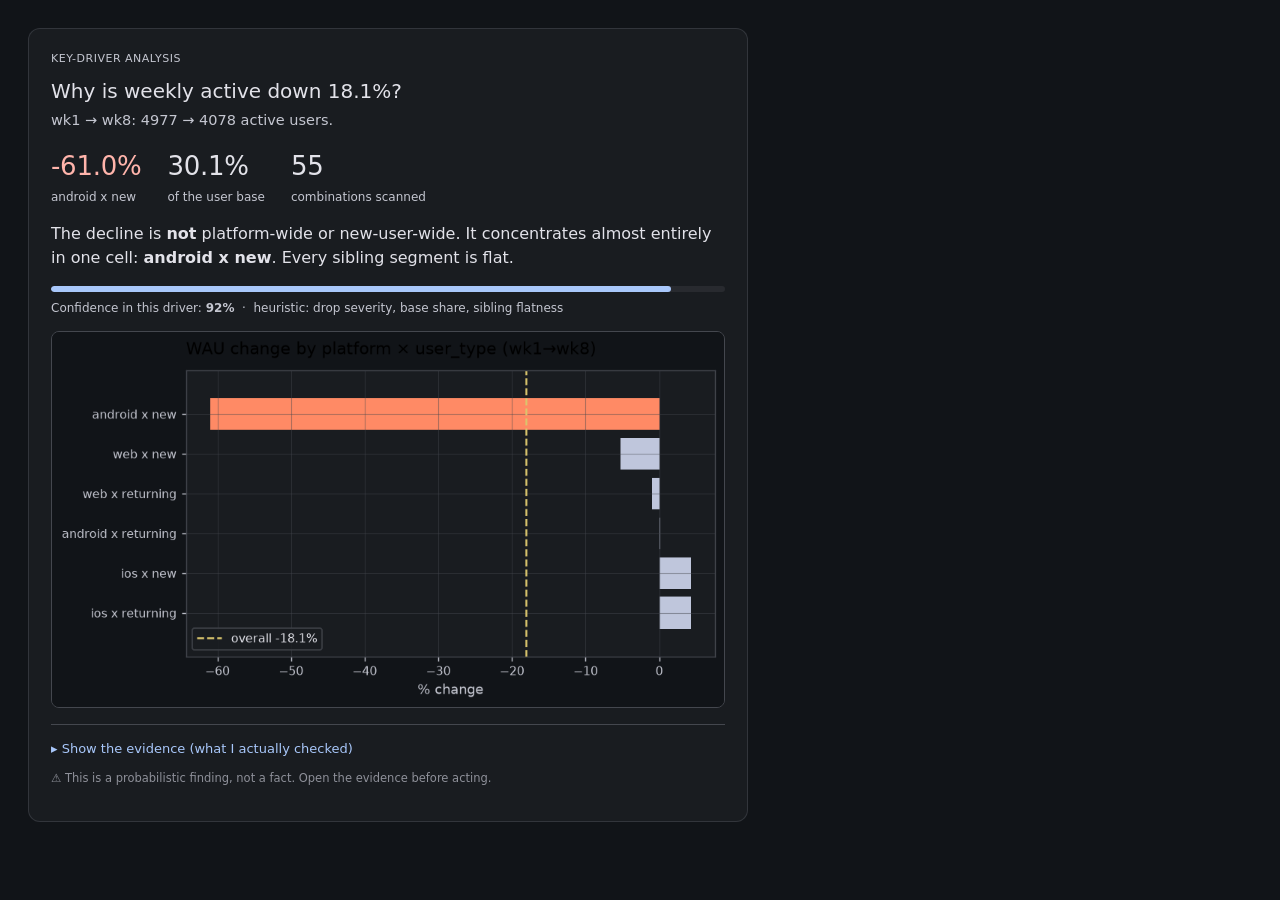
<file: reports/card_key_driver.html>
<!doctype html><html><head><meta charset='utf-8'><title>Key driver — WAU</title><style>/* ===========================================================================
   FlowDash DS-Agent — design tokens, reskinned to the Jetski design system.
   Source of truth: jetski-design/{DESIGN.md, globals.css, ui.tsx} (Material 3
   dark, Google-blue primary + cyan secondary). This is the ONLY place style
   lives; mock components reference var(--*) tokens only.

   Hard rules honored (per DESIGN.md):
     - no gradient as brand expression, no animated gradients
     - no sparkle icons, no heavy shadows / neon glow / bouncy motion
     - sentence case copy; flat hairline cards; one strong accent + neutrals
   =========================================================================== */
:root {
  /* ---- Material 3 dark tokens (1:1 with jetski-design/globals.css) -------- */
  --primary: #a8c7fa; --on-primary: #062e6f;
  --primary-container: #0842a0; --on-primary-container: #d3e3fd;
  --secondary: #85d2e3; --secondary-container: #004e5a; --on-secondary-container: #adebff;
  --tertiary: #dbc66e; --tertiary-container: #544600; --on-tertiary-container: #f9e287;
  --error: #ffb4ab; --error-container: #93000a; --on-error-container: #ffdad6;
  --good: #8ed8a9; --good-container: #1d4a2f;

  --background: #111418; --on-surface: #e2e2e9; --on-surface-variant: #c4c6d0;
  --surface-container-lowest: #0c0e13; --surface-container-low: #191c20;
  --surface-container: #1d2024; --surface-container-high: #282a2f;
  --surface-container-highest: #33353a;
  --surface-variant: #44474e; --outline: #8e9099; --outline-variant: #44474e;
  --inverse-surface: #e2e2e9; --inverse-on-surface: #2e3036;

  /* data-viz scale (color encodes meaning, never sequence) */
  --c1: #a8c7fa; --c2: #85d2e3; --c3: #8ed8a9; --c4: #bfc6dc; --c5: #dbc66e;
  --erosion: #ff8a65;   /* coral — negative / erosion bars only */

  /* M3 shape scale */
  --r-xs: 4px; --r-sm: 8px; --r-md: 12px; --r-lg: 16px; --r-xl: 28px;

  --font-sans: Roboto, "Google Sans Flex", ui-sans-serif, system-ui, sans-serif;
  --font-mono: "Roboto Mono", "Google Sans Code", ui-monospace, Menlo, monospace;
}

* { box-sizing: border-box; }
body.ds-root {
  margin: 0; padding: 28px; background: var(--background);
  color: var(--on-surface); font-family: var(--font-sans); line-height: 1.5;
  -webkit-font-smoothing: antialiased;
}

/* ---- M3 type helpers --------------------------------------------------- */
.m3-label { font-size: 11px; line-height: 1.45; font-weight: 500; letter-spacing: .5px;
  text-transform: uppercase; color: var(--on-surface-variant); }
.tnum { font-variant-numeric: tabular-nums; }

/* ---- card (flat, hairline, 12px) --------------------------------------- */
.ds-card {
  background: var(--surface-container-low);
  border: 1px solid color-mix(in srgb, var(--outline-variant) 60%, transparent);
  border-radius: var(--r-md); padding: 22px; max-width: 720px;
}
.ds-card + .ds-card { margin-top: 16px; }
.ds-card__kicker { margin-bottom: 10px; display: flex; align-items: center; gap: 8px;
  font-size: 11px; font-weight: 500; letter-spacing: .5px; text-transform: uppercase;
  color: var(--on-surface-variant); }
.ds-card__title { font-size: 20px; line-height: 1.3; font-weight: 500; margin: 0 0 6px;
  color: var(--on-surface); }   /* m3-title */
.ds-card__sub { color: var(--on-surface-variant); font-size: 14.5px; margin: 0 0 16px; }

/* ---- pills / badges (rounded 8px, tonal) ------------------------------- */
.ds-pill { display: inline-flex; align-items: center; gap: 6px; padding: 4px 8px;
  border-radius: var(--r-sm); font-size: 12px; font-weight: 500;
  background: var(--surface-variant); color: var(--on-surface-variant); }
.ds-pill--good   { background: var(--good-container); color: var(--good); }
.ds-pill--bad    { background: var(--error-container); color: var(--on-error-container); }
.ds-pill--warn   { background: var(--tertiary-container); color: var(--on-tertiary-container); }
.ds-pill--accent { background: var(--primary-container); color: var(--on-primary-container); }

/* ---- metric row -------------------------------------------------------- */
.ds-metrics { display: flex; gap: 26px; flex-wrap: wrap; margin: 8px 0 16px; }
.ds-metric__val { font-size: 26px; font-weight: 500; letter-spacing: -.01em; }
.ds-metric__lbl { font-size: 12px; color: var(--on-surface-variant); margin-top: 2px; }
.ds-metric--bad  .ds-metric__val { color: var(--error); }
.ds-metric--good .ds-metric__val { color: var(--good); }

/* ---- confidence meter (solid fill — no gradient) ----------------------- */
.ds-conf { margin: 12px 0 4px; }
.ds-conf__track { height: 6px; border-radius: 999px; background: var(--surface-container-high); overflow: hidden; }
.ds-conf__fill  { height: 100%; border-radius: 999px; background: var(--primary); }
.ds-conf__label { font-size: 12px; color: var(--on-surface-variant); margin-top: 7px; }

/* ---- evidence (collapsible takeover point) ----------------------------- */
.ds-evidence { margin-top: 16px; border-top: 1px solid var(--outline-variant); padding-top: 14px; }
.ds-evidence > summary { cursor: pointer; list-style: none; font-size: 13px; font-weight: 500;
  color: var(--primary); display: flex; align-items: center; gap: 6px; }
.ds-evidence > summary::-webkit-details-marker { display: none; }
.ds-evidence[open] > summary { margin-bottom: 12px; }
.ds-table { width: 100%; border-collapse: collapse; font-size: 12.5px; }
.ds-table th, .ds-table td { text-align: left; padding: 7px 10px; border-bottom: 1px solid var(--outline-variant); }
.ds-table th { color: var(--on-surface-variant); font-weight: 500; }
.ds-table td.num, .ds-table th.num { text-align: right; font-variant-numeric: tabular-nums; }
.ds-table tr.is-cause td { background: color-mix(in srgb, var(--error-container) 45%, transparent); }
.ds-code { font-family: var(--font-mono); font-size: 12px; background: var(--surface-container-lowest);
  border: 1px solid var(--outline-variant); border-radius: var(--r-sm);
  padding: 11px 13px; color: var(--on-surface-variant); white-space: pre-wrap; overflow-x: auto; }

/* ---- approval rows (cleaning stage) ------------------------------------ */
.ds-approve { display: flex; align-items: flex-start; gap: 12px; padding: 14px 0;
  border-bottom: 1px solid var(--outline-variant); }
.ds-approve:last-of-type { border-bottom: none; }
.ds-approve__icon { width: 28px; height: 28px; flex: none; border-radius: var(--r-sm);
  display: grid; place-items: center; font-size: 13px; font-weight: 600;
  background: var(--surface-container-high); color: var(--on-surface-variant); }
.ds-approve__body { flex: 1; }
.ds-approve__h { font-weight: 500; font-size: 15px; }
.ds-approve__d { font-size: 13px; color: var(--on-surface-variant); margin-top: 3px; }
.ds-btnrow { display: flex; gap: 8px; margin-top: 10px; flex-wrap: wrap; }

/* ---- buttons (pill) ---------------------------------------------------- */
.ds-btn { font-size: 13px; font-weight: 500; padding: 8px 16px; border-radius: 999px;
  border: 1px solid var(--outline); background: transparent; color: var(--primary);
  cursor: pointer; transition: all .15s cubic-bezier(0.22,1,0.36,1); }
.ds-btn:active { transform: scale(.97); }
.ds-btn--primary { background: var(--primary); border-color: var(--primary); color: var(--on-primary); }
.ds-btn--tonal { background: var(--secondary-container); border-color: transparent; color: var(--on-secondary-container); }
.ds-btn--ghost { border-color: transparent; }

/* ---- insight / alert: 2px tonal left rule (per DESIGN) ------------------ */
.ds-alert { border-left: 2px solid var(--error); }
.ds-alert .ds-card__kicker { color: var(--error); }

/* ---- footnote / chart -------------------------------------------------- */
.ds-foot { font-size: 11.5px; color: var(--outline); margin-top: 12px; }
.ds-chart { width: 100%; border-radius: var(--r-sm); margin-top: 14px; display: block;
  border: 1px solid var(--outline-variant); }

/* ---- motion (real easing; respect reduced-motion) ---------------------- */
@keyframes fade-up { from { opacity: 0; transform: translateY(6px); } to { opacity: 1; transform: none; } }
.ds-card { animation: fade-up .32s cubic-bezier(0.2,0,0,1) both; }
@media (prefers-reduced-motion: reduce) { .ds-card { animation: none; } * { transition-duration: .01ms !important; } }
</style></head><body class='ds-root'>
    <div class="ds-card">
      <div class="ds-card__kicker">Key-driver analysis</div>
      <h2 class="ds-card__title">Why is weekly active down 18.1%?</h2>
      <p class="ds-card__sub">wk1 → wk8: 4977 → 4078 active users.</p>
      <div class="ds-metrics">
        <div class="ds-metric ds-metric--bad"><div class="ds-metric__val">-61.0%</div>
          <div class="ds-metric__lbl">android x new</div></div>
        <div class="ds-metric"><div class="ds-metric__val">30.1%</div>
          <div class="ds-metric__lbl">of the user base</div></div>
        <div class="ds-metric"><div class="ds-metric__val">55</div>
          <div class="ds-metric__lbl">combinations scanned</div></div>
      </div>
      <p>The decline is <b>not</b> platform-wide or new-user-wide. It concentrates almost
      entirely in one cell: <b>android x new</b>. Every sibling segment is flat.</p>
      <div class="ds-conf">
        <div class="ds-conf__track"><div class="ds-conf__fill" style="width:92%"></div></div>
        <div class="ds-conf__label">Confidence in this driver: <b>92%</b>
          &nbsp;·&nbsp; heuristic: drop severity, base share, sibling flatness</div>
      </div>
      <img class="ds-chart" alt="driver_cells.png" src="[data-uri]">
      <details class="ds-evidence">
        <summary>▸ Show the evidence (what I actually checked)</summary>
        <p class="ds-foot">Single-dimension cuts only show a diffuse, misleading dip —
        no single cut isolates the cause:</p>
        <table class="ds-table"><thead><tr><th>single-dimension cut</th><th class='num'>wk1→wk8</th></tr></thead>
        <tbody><tr><td>platform = android</td><td class='num'>-41%</td></tr><tr><td>user_type = new</td><td class='num'>-35%</td></tr><tr><td>plan = free</td><td class='num'>-20%</td></tr><tr><td>region = APAC</td><td class='num'>-19%</td></tr><tr><td>region = NA</td><td class='num'>-19%</td></tr></tbody></table>
        <p class="ds-foot" style="margin-top:12px">Crossing platform × user_type localises it
        (🔴 = the cause cell):</p>
        <table class="ds-table"><thead><tr><th>cell</th><th class='num'>wk1</th><th class='num'>wk8</th><th class='num'>Δ</th></tr></thead>
        <tbody><tr class='is-cause'><td>android x new <span class='ds-pill ds-pill--bad'>cause</span></td><td class='num'>1500</td><td class='num'>585</td><td class='num'>-61%</td></tr><tr><td>web x new</td><td class='num'>512</td><td class='num'>485</td><td class='num'>-5%</td></tr><tr><td>web x returning</td><td class='num'>1034</td><td class='num'>1024</td><td class='num'>-1%</td></tr><tr><td>android x returning</td><td class='num'>721</td><td class='num'>722</td><td class='num'>+0%</td></tr><tr><td>ios x new</td><td class='num'>633</td><td class='num'>660</td><td class='num'>+4%</td></tr><tr><td>ios x returning</td><td class='num'>577</td><td class='num'>602</td><td class='num'>+4%</td></tr></tbody></table>
        <p class="ds-foot" style="margin-top:12px">Reproduce:</p>
        <div class="ds-code">python tools/key_driver.py
python tools/sql_tool.py "SELECT week, COUNT(DISTINCT user_id) wau FROM sessions
  WHERE duration_sec>0 AND platform='android' AND user_type='new' GROUP BY week"</div>
      </details>
      <p class="ds-foot">⚠️ This is a probabilistic finding, not a fact. Open the evidence before acting.</p>
    </div></body></html>
</file>
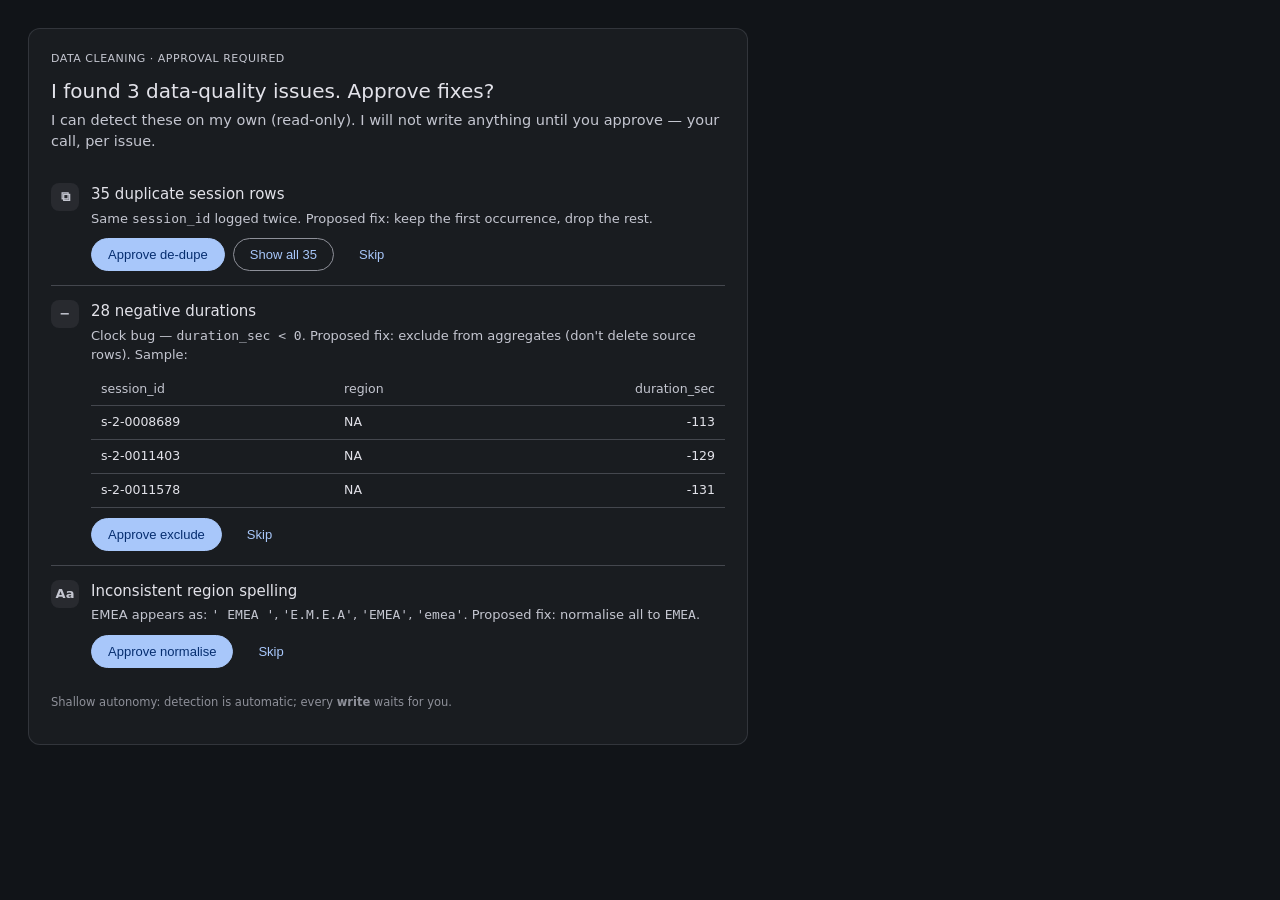
<file: reports/panel_cleaning.html>
<!doctype html><html><head><meta charset='utf-8'><title>Cleaning — approvals</title><style>/* ===========================================================================
   FlowDash DS-Agent — design tokens, reskinned to the Jetski design system.
   Source of truth: jetski-design/{DESIGN.md, globals.css, ui.tsx} (Material 3
   dark, Google-blue primary + cyan secondary). This is the ONLY place style
   lives; mock components reference var(--*) tokens only.

   Hard rules honored (per DESIGN.md):
     - no gradient as brand expression, no animated gradients
     - no sparkle icons, no heavy shadows / neon glow / bouncy motion
     - sentence case copy; flat hairline cards; one strong accent + neutrals
   =========================================================================== */
:root {
  /* ---- Material 3 dark tokens (1:1 with jetski-design/globals.css) -------- */
  --primary: #a8c7fa; --on-primary: #062e6f;
  --primary-container: #0842a0; --on-primary-container: #d3e3fd;
  --secondary: #85d2e3; --secondary-container: #004e5a; --on-secondary-container: #adebff;
  --tertiary: #dbc66e; --tertiary-container: #544600; --on-tertiary-container: #f9e287;
  --error: #ffb4ab; --error-container: #93000a; --on-error-container: #ffdad6;
  --good: #8ed8a9; --good-container: #1d4a2f;

  --background: #111418; --on-surface: #e2e2e9; --on-surface-variant: #c4c6d0;
  --surface-container-lowest: #0c0e13; --surface-container-low: #191c20;
  --surface-container: #1d2024; --surface-container-high: #282a2f;
  --surface-container-highest: #33353a;
  --surface-variant: #44474e; --outline: #8e9099; --outline-variant: #44474e;
  --inverse-surface: #e2e2e9; --inverse-on-surface: #2e3036;

  /* data-viz scale (color encodes meaning, never sequence) */
  --c1: #a8c7fa; --c2: #85d2e3; --c3: #8ed8a9; --c4: #bfc6dc; --c5: #dbc66e;
  --erosion: #ff8a65;   /* coral — negative / erosion bars only */

  /* M3 shape scale */
  --r-xs: 4px; --r-sm: 8px; --r-md: 12px; --r-lg: 16px; --r-xl: 28px;

  --font-sans: Roboto, "Google Sans Flex", ui-sans-serif, system-ui, sans-serif;
  --font-mono: "Roboto Mono", "Google Sans Code", ui-monospace, Menlo, monospace;
}

* { box-sizing: border-box; }
body.ds-root {
  margin: 0; padding: 28px; background: var(--background);
  color: var(--on-surface); font-family: var(--font-sans); line-height: 1.5;
  -webkit-font-smoothing: antialiased;
}

/* ---- M3 type helpers --------------------------------------------------- */
.m3-label { font-size: 11px; line-height: 1.45; font-weight: 500; letter-spacing: .5px;
  text-transform: uppercase; color: var(--on-surface-variant); }
.tnum { font-variant-numeric: tabular-nums; }

/* ---- card (flat, hairline, 12px) --------------------------------------- */
.ds-card {
  background: var(--surface-container-low);
  border: 1px solid color-mix(in srgb, var(--outline-variant) 60%, transparent);
  border-radius: var(--r-md); padding: 22px; max-width: 720px;
}
.ds-card + .ds-card { margin-top: 16px; }
.ds-card__kicker { margin-bottom: 10px; display: flex; align-items: center; gap: 8px;
  font-size: 11px; font-weight: 500; letter-spacing: .5px; text-transform: uppercase;
  color: var(--on-surface-variant); }
.ds-card__title { font-size: 20px; line-height: 1.3; font-weight: 500; margin: 0 0 6px;
  color: var(--on-surface); }   /* m3-title */
.ds-card__sub { color: var(--on-surface-variant); font-size: 14.5px; margin: 0 0 16px; }

/* ---- pills / badges (rounded 8px, tonal) ------------------------------- */
.ds-pill { display: inline-flex; align-items: center; gap: 6px; padding: 4px 8px;
  border-radius: var(--r-sm); font-size: 12px; font-weight: 500;
  background: var(--surface-variant); color: var(--on-surface-variant); }
.ds-pill--good   { background: var(--good-container); color: var(--good); }
.ds-pill--bad    { background: var(--error-container); color: var(--on-error-container); }
.ds-pill--warn   { background: var(--tertiary-container); color: var(--on-tertiary-container); }
.ds-pill--accent { background: var(--primary-container); color: var(--on-primary-container); }

/* ---- metric row -------------------------------------------------------- */
.ds-metrics { display: flex; gap: 26px; flex-wrap: wrap; margin: 8px 0 16px; }
.ds-metric__val { font-size: 26px; font-weight: 500; letter-spacing: -.01em; }
.ds-metric__lbl { font-size: 12px; color: var(--on-surface-variant); margin-top: 2px; }
.ds-metric--bad  .ds-metric__val { color: var(--error); }
.ds-metric--good .ds-metric__val { color: var(--good); }

/* ---- confidence meter (solid fill — no gradient) ----------------------- */
.ds-conf { margin: 12px 0 4px; }
.ds-conf__track { height: 6px; border-radius: 999px; background: var(--surface-container-high); overflow: hidden; }
.ds-conf__fill  { height: 100%; border-radius: 999px; background: var(--primary); }
.ds-conf__label { font-size: 12px; color: var(--on-surface-variant); margin-top: 7px; }

/* ---- evidence (collapsible takeover point) ----------------------------- */
.ds-evidence { margin-top: 16px; border-top: 1px solid var(--outline-variant); padding-top: 14px; }
.ds-evidence > summary { cursor: pointer; list-style: none; font-size: 13px; font-weight: 500;
  color: var(--primary); display: flex; align-items: center; gap: 6px; }
.ds-evidence > summary::-webkit-details-marker { display: none; }
.ds-evidence[open] > summary { margin-bottom: 12px; }
.ds-table { width: 100%; border-collapse: collapse; font-size: 12.5px; }
.ds-table th, .ds-table td { text-align: left; padding: 7px 10px; border-bottom: 1px solid var(--outline-variant); }
.ds-table th { color: var(--on-surface-variant); font-weight: 500; }
.ds-table td.num, .ds-table th.num { text-align: right; font-variant-numeric: tabular-nums; }
.ds-table tr.is-cause td { background: color-mix(in srgb, var(--error-container) 45%, transparent); }
.ds-code { font-family: var(--font-mono); font-size: 12px; background: var(--surface-container-lowest);
  border: 1px solid var(--outline-variant); border-radius: var(--r-sm);
  padding: 11px 13px; color: var(--on-surface-variant); white-space: pre-wrap; overflow-x: auto; }

/* ---- approval rows (cleaning stage) ------------------------------------ */
.ds-approve { display: flex; align-items: flex-start; gap: 12px; padding: 14px 0;
  border-bottom: 1px solid var(--outline-variant); }
.ds-approve:last-of-type { border-bottom: none; }
.ds-approve__icon { width: 28px; height: 28px; flex: none; border-radius: var(--r-sm);
  display: grid; place-items: center; font-size: 13px; font-weight: 600;
  background: var(--surface-container-high); color: var(--on-surface-variant); }
.ds-approve__body { flex: 1; }
.ds-approve__h { font-weight: 500; font-size: 15px; }
.ds-approve__d { font-size: 13px; color: var(--on-surface-variant); margin-top: 3px; }
.ds-btnrow { display: flex; gap: 8px; margin-top: 10px; flex-wrap: wrap; }

/* ---- buttons (pill) ---------------------------------------------------- */
.ds-btn { font-size: 13px; font-weight: 500; padding: 8px 16px; border-radius: 999px;
  border: 1px solid var(--outline); background: transparent; color: var(--primary);
  cursor: pointer; transition: all .15s cubic-bezier(0.22,1,0.36,1); }
.ds-btn:active { transform: scale(.97); }
.ds-btn--primary { background: var(--primary); border-color: var(--primary); color: var(--on-primary); }
.ds-btn--tonal { background: var(--secondary-container); border-color: transparent; color: var(--on-secondary-container); }
.ds-btn--ghost { border-color: transparent; }

/* ---- insight / alert: 2px tonal left rule (per DESIGN) ------------------ */
.ds-alert { border-left: 2px solid var(--error); }
.ds-alert .ds-card__kicker { color: var(--error); }

/* ---- footnote / chart -------------------------------------------------- */
.ds-foot { font-size: 11.5px; color: var(--outline); margin-top: 12px; }
.ds-chart { width: 100%; border-radius: var(--r-sm); margin-top: 14px; display: block;
  border: 1px solid var(--outline-variant); }

/* ---- motion (real easing; respect reduced-motion) ---------------------- */
@keyframes fade-up { from { opacity: 0; transform: translateY(6px); } to { opacity: 1; transform: none; } }
.ds-card { animation: fade-up .32s cubic-bezier(0.2,0,0,1) both; }
@media (prefers-reduced-motion: reduce) { .ds-card { animation: none; } * { transition-duration: .01ms !important; } }
</style></head><body class='ds-root'>
    <div class="ds-card">
      <div class="ds-card__kicker">Data cleaning · approval required</div>
      <h2 class="ds-card__title">I found 3 data-quality issues. Approve fixes?</h2>
      <p class="ds-card__sub">I can detect these on my own (read-only). I will not write
      anything until you approve — your call, per issue.</p>

      <div class="ds-approve">
        <div class="ds-approve__icon">⧉</div>
        <div class="ds-approve__body">
          <div class="ds-approve__h">35 duplicate session rows</div>
          <div class="ds-approve__d">Same <code>session_id</code> logged twice. Proposed fix:
          keep the first occurrence, drop the rest.</div>
          <div class="ds-btnrow"><button class="ds-btn ds-btn--primary">Approve de-dupe</button>
            <button class="ds-btn">Show all 35</button><button class="ds-btn ds-btn--ghost">Skip</button></div>
        </div>
      </div>

      <div class="ds-approve">
        <div class="ds-approve__icon">−</div>
        <div class="ds-approve__body">
          <div class="ds-approve__h">28 negative durations</div>
          <div class="ds-approve__d">Clock bug — <code>duration_sec &lt; 0</code>. Proposed fix:
          exclude from aggregates (don't delete source rows). Sample:</div>
          <table class="ds-table" style="margin-top:8px"><thead><tr><th>session_id</th><th>region</th><th class='num'>duration_sec</th></tr></thead>
          <tbody><tr><td>s-2-0008689</td><td>NA</td><td class='num'>-113</td></tr><tr><td>s-2-0011403</td><td>NA</td><td class='num'>-129</td></tr><tr><td>s-2-0011578</td><td>NA</td><td class='num'>-131</td></tr></tbody></table>
          <div class="ds-btnrow"><button class="ds-btn ds-btn--primary">Approve exclude</button>
            <button class="ds-btn ds-btn--ghost">Skip</button></div>
        </div>
      </div>

      <div class="ds-approve">
        <div class="ds-approve__icon">Aa</div>
        <div class="ds-approve__body">
          <div class="ds-approve__h">Inconsistent region spelling</div>
          <div class="ds-approve__d">EMEA appears as: <code>' EMEA '</code>, <code>'E.M.E.A'</code>, <code>'EMEA'</code>, <code>'emea'</code>.
          Proposed fix: normalise all to <code>EMEA</code>.</div>
          <div class="ds-btnrow"><button class="ds-btn ds-btn--primary">Approve normalise</button>
            <button class="ds-btn ds-btn--ghost">Skip</button></div>
        </div>
      </div>
      <p class="ds-foot">Shallow autonomy: detection is automatic; every <b>write</b> waits for you.</p>
    </div></body></html>
</file>
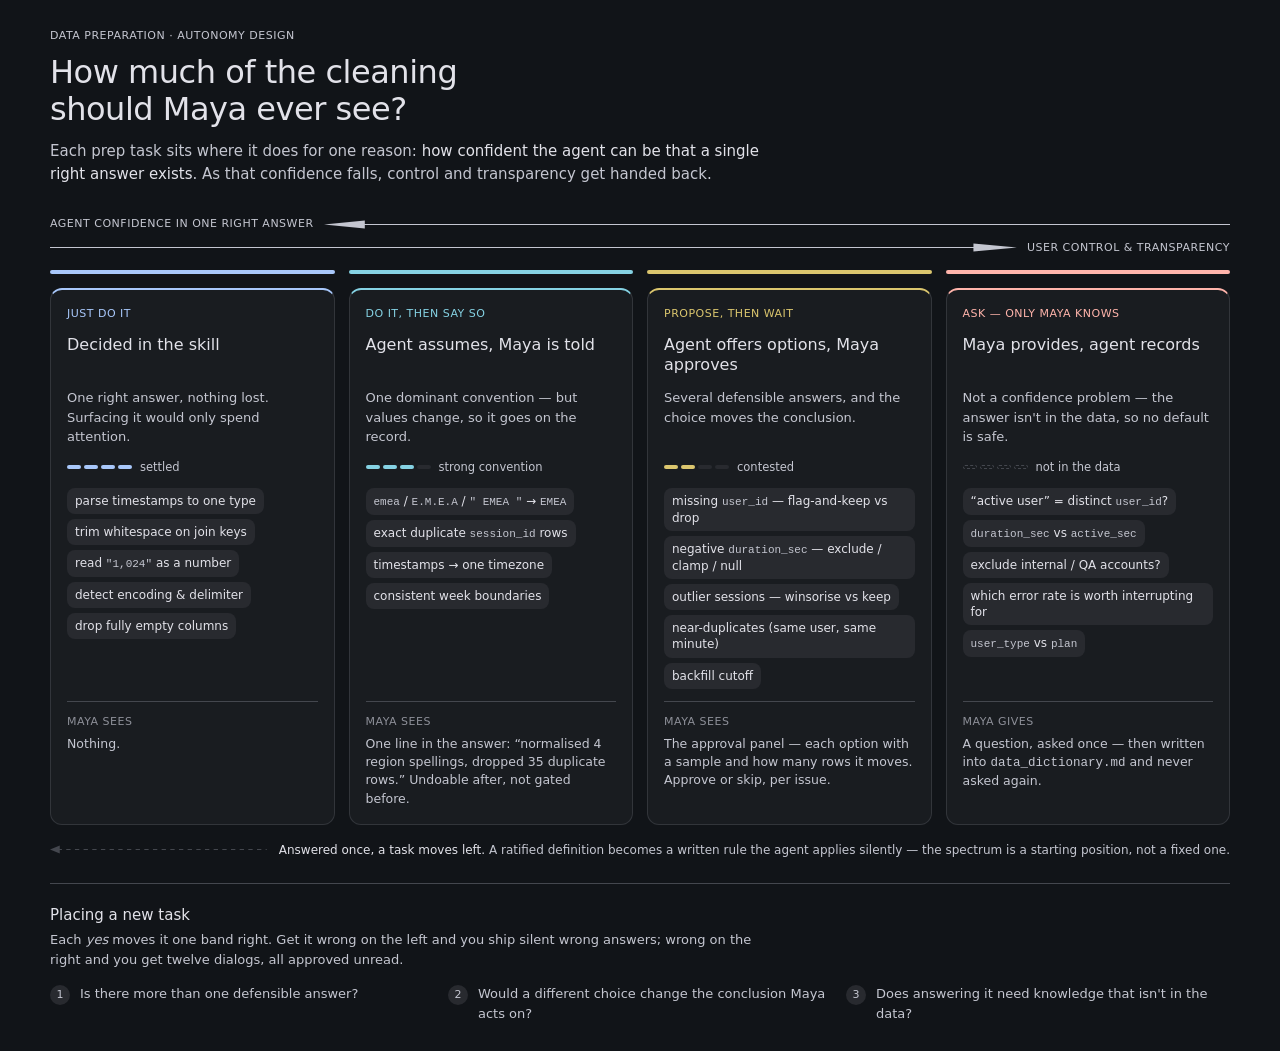
<file: reports/spectrum_data_prep.html>
<!doctype html><html><head><meta charset='utf-8'><title>Data-prep autonomy spectrum</title><style>/* ===========================================================================
   FlowDash DS-Agent — design tokens, reskinned to the Jetski design system.
   Source of truth: jetski-design/{DESIGN.md, globals.css, ui.tsx} (Material 3
   dark, Google-blue primary + cyan secondary). This is the ONLY place style
   lives; mock components reference var(--*) tokens only.

   Hard rules honored (per DESIGN.md):
     - no gradient as brand expression, no animated gradients
     - no sparkle icons, no heavy shadows / neon glow / bouncy motion
     - sentence case copy; flat hairline cards; one strong accent + neutrals
   =========================================================================== */
:root {
  /* ---- Material 3 dark tokens (1:1 with jetski-design/globals.css) -------- */
  --primary: #a8c7fa; --on-primary: #062e6f;
  --primary-container: #0842a0; --on-primary-container: #d3e3fd;
  --secondary: #85d2e3; --secondary-container: #004e5a; --on-secondary-container: #adebff;
  --tertiary: #dbc66e; --tertiary-container: #544600; --on-tertiary-container: #f9e287;
  --error: #ffb4ab; --error-container: #93000a; --on-error-container: #ffdad6;
  --good: #8ed8a9; --good-container: #1d4a2f;

  --background: #111418; --on-surface: #e2e2e9; --on-surface-variant: #c4c6d0;
  --surface-container-lowest: #0c0e13; --surface-container-low: #191c20;
  --surface-container: #1d2024; --surface-container-high: #282a2f;
  --surface-container-highest: #33353a;
  --surface-variant: #44474e; --outline: #8e9099; --outline-variant: #44474e;
  --inverse-surface: #e2e2e9; --inverse-on-surface: #2e3036;

  /* data-viz scale (color encodes meaning, never sequence) */
  --c1: #a8c7fa; --c2: #85d2e3; --c3: #8ed8a9; --c4: #bfc6dc; --c5: #dbc66e;
  --erosion: #ff8a65;   /* coral — negative / erosion bars only */

  /* M3 shape scale */
  --r-xs: 4px; --r-sm: 8px; --r-md: 12px; --r-lg: 16px; --r-xl: 28px;

  --font-sans: Roboto, "Google Sans Flex", ui-sans-serif, system-ui, sans-serif;
  --font-mono: "Roboto Mono", "Google Sans Code", ui-monospace, Menlo, monospace;
}

* { box-sizing: border-box; }
body.ds-root {
  margin: 0; padding: 28px; background: var(--background);
  color: var(--on-surface); font-family: var(--font-sans); line-height: 1.5;
  -webkit-font-smoothing: antialiased;
}

/* ---- M3 type helpers --------------------------------------------------- */
.m3-label { font-size: 11px; line-height: 1.45; font-weight: 500; letter-spacing: .5px;
  text-transform: uppercase; color: var(--on-surface-variant); }
.tnum { font-variant-numeric: tabular-nums; }

/* ---- card (flat, hairline, 12px) --------------------------------------- */
.ds-card {
  background: var(--surface-container-low);
  border: 1px solid color-mix(in srgb, var(--outline-variant) 60%, transparent);
  border-radius: var(--r-md); padding: 22px; max-width: 720px;
}
.ds-card + .ds-card { margin-top: 16px; }
.ds-card__kicker { margin-bottom: 10px; display: flex; align-items: center; gap: 8px;
  font-size: 11px; font-weight: 500; letter-spacing: .5px; text-transform: uppercase;
  color: var(--on-surface-variant); }
.ds-card__title { font-size: 20px; line-height: 1.3; font-weight: 500; margin: 0 0 6px;
  color: var(--on-surface); }   /* m3-title */
.ds-card__sub { color: var(--on-surface-variant); font-size: 14.5px; margin: 0 0 16px; }

/* ---- pills / badges (rounded 8px, tonal) ------------------------------- */
.ds-pill { display: inline-flex; align-items: center; gap: 6px; padding: 4px 8px;
  border-radius: var(--r-sm); font-size: 12px; font-weight: 500;
  background: var(--surface-variant); color: var(--on-surface-variant); }
.ds-pill--good   { background: var(--good-container); color: var(--good); }
.ds-pill--bad    { background: var(--error-container); color: var(--on-error-container); }
.ds-pill--warn   { background: var(--tertiary-container); color: var(--on-tertiary-container); }
.ds-pill--accent { background: var(--primary-container); color: var(--on-primary-container); }

/* ---- metric row -------------------------------------------------------- */
.ds-metrics { display: flex; gap: 26px; flex-wrap: wrap; margin: 8px 0 16px; }
.ds-metric__val { font-size: 26px; font-weight: 500; letter-spacing: -.01em; }
.ds-metric__lbl { font-size: 12px; color: var(--on-surface-variant); margin-top: 2px; }
.ds-metric--bad  .ds-metric__val { color: var(--error); }
.ds-metric--good .ds-metric__val { color: var(--good); }

/* ---- confidence meter (solid fill — no gradient) ----------------------- */
.ds-conf { margin: 12px 0 4px; }
.ds-conf__track { height: 6px; border-radius: 999px; background: var(--surface-container-high); overflow: hidden; }
.ds-conf__fill  { height: 100%; border-radius: 999px; background: var(--primary); }
.ds-conf__label { font-size: 12px; color: var(--on-surface-variant); margin-top: 7px; }

/* ---- evidence (collapsible takeover point) ----------------------------- */
.ds-evidence { margin-top: 16px; border-top: 1px solid var(--outline-variant); padding-top: 14px; }
.ds-evidence > summary { cursor: pointer; list-style: none; font-size: 13px; font-weight: 500;
  color: var(--primary); display: flex; align-items: center; gap: 6px; }
.ds-evidence > summary::-webkit-details-marker { display: none; }
.ds-evidence[open] > summary { margin-bottom: 12px; }
.ds-table { width: 100%; border-collapse: collapse; font-size: 12.5px; }
.ds-table th, .ds-table td { text-align: left; padding: 7px 10px; border-bottom: 1px solid var(--outline-variant); }
.ds-table th { color: var(--on-surface-variant); font-weight: 500; }
.ds-table td.num, .ds-table th.num { text-align: right; font-variant-numeric: tabular-nums; }
.ds-table tr.is-cause td { background: color-mix(in srgb, var(--error-container) 45%, transparent); }
.ds-code { font-family: var(--font-mono); font-size: 12px; background: var(--surface-container-lowest);
  border: 1px solid var(--outline-variant); border-radius: var(--r-sm);
  padding: 11px 13px; color: var(--on-surface-variant); white-space: pre-wrap; overflow-x: auto; }

/* ---- approval rows (cleaning stage) ------------------------------------ */
.ds-approve { display: flex; align-items: flex-start; gap: 12px; padding: 14px 0;
  border-bottom: 1px solid var(--outline-variant); }
.ds-approve:last-of-type { border-bottom: none; }
.ds-approve__icon { width: 28px; height: 28px; flex: none; border-radius: var(--r-sm);
  display: grid; place-items: center; font-size: 13px; font-weight: 600;
  background: var(--surface-container-high); color: var(--on-surface-variant); }
.ds-approve__body { flex: 1; }
.ds-approve__h { font-weight: 500; font-size: 15px; }
.ds-approve__d { font-size: 13px; color: var(--on-surface-variant); margin-top: 3px; }
.ds-btnrow { display: flex; gap: 8px; margin-top: 10px; flex-wrap: wrap; }

/* ---- buttons (pill) ---------------------------------------------------- */
.ds-btn { font-size: 13px; font-weight: 500; padding: 8px 16px; border-radius: 999px;
  border: 1px solid var(--outline); background: transparent; color: var(--primary);
  cursor: pointer; transition: all .15s cubic-bezier(0.22,1,0.36,1); }
.ds-btn:active { transform: scale(.97); }
.ds-btn--primary { background: var(--primary); border-color: var(--primary); color: var(--on-primary); }
.ds-btn--tonal { background: var(--secondary-container); border-color: transparent; color: var(--on-secondary-container); }
.ds-btn--ghost { border-color: transparent; }

/* ---- insight / alert: 2px tonal left rule (per DESIGN) ------------------ */
.ds-alert { border-left: 2px solid var(--error); }
.ds-alert .ds-card__kicker { color: var(--error); }

/* ---- footnote / chart -------------------------------------------------- */
.ds-foot { font-size: 11.5px; color: var(--outline); margin-top: 12px; }
.ds-chart { width: 100%; border-radius: var(--r-sm); margin-top: 14px; display: block;
  border: 1px solid var(--outline-variant); }

/* ---- spectrum: data-prep autonomy bands -------------------------------- */
/* Committed to the dark M3 scheme like the rest of the demo, so it also has to
   hold up when the host page supplies no .ds-root body class (embeds/exports). */
html { background: var(--background); }
body:not(.ds-root) { margin: 0; padding: 28px 24px; background: var(--background);
  color: var(--on-surface); font-family: var(--font-sans); line-height: 1.5;
  -webkit-font-smoothing: antialiased; }
.spec-root { max-width: 1180px; margin: 0 auto; }
.spec-head { max-width: 720px; margin: 0 0 30px; }
.spec-head .m3-label { display: block; margin-bottom: 10px; }
.spec-title { font-size: 32px; line-height: 1.15; font-weight: 500; letter-spacing: -.015em;
  margin: 0 0 12px; text-wrap: balance; }
.spec-lede { font-size: 15px; line-height: 1.55; color: var(--on-surface-variant); margin: 0; }
.spec-lede b { color: var(--on-surface); font-weight: 500; }

/* the two counter-directional axes */
.spec-axes { display: flex; flex-direction: column; gap: 7px; margin-bottom: 14px; }
.spec-axis { display: flex; align-items: center; gap: 10px; font-size: 11px; font-weight: 500;
  letter-spacing: .5px; text-transform: uppercase; color: var(--on-surface-variant); }
.spec-axis svg { flex: 1; height: 9px; min-width: 60px; color: var(--on-surface-variant); }

/* segmented rail — one segment per band, aligned to the grid below */
.spec-rail, .spec-grid { display: grid; grid-template-columns: repeat(4, 1fr); column-gap: 14px; }
.spec-rail { margin-bottom: 14px; }
.spec-rail span { height: 4px; border-radius: 999px; background: var(--band); }

/* subgrid so posture / title / rule / meter / tasks / footer line up across all
   four bands — the chart is meant to be read across, not just down. */
.spec-grid { grid-template-rows: auto auto auto auto 1fr auto; row-gap: 12px; }
.spec-band { background: var(--surface-container-low);
  border: 1px solid color-mix(in srgb, var(--outline-variant) 60%, transparent);
  border-top: 2px solid var(--band); border-radius: var(--r-md); padding: 16px;
  display: grid; grid-row: span 6; grid-template-rows: subgrid; align-content: start; }
.spec-band > * { margin: 0; }
.spec-band__posture { font-size: 11px; font-weight: 500; letter-spacing: .5px;
  text-transform: uppercase; color: var(--band); }
.spec-band__h { font-size: 16px; font-weight: 500; line-height: 1.3; align-self: start; }
.spec-band__rule { font-size: 13px; line-height: 1.5; color: var(--on-surface-variant); }

/* confidence meter — 4 segments, filled to the band's confidence */
.spec-meter { display: flex; align-items: center; gap: 8px; }
.spec-meter__dots { display: flex; gap: 3px; }
.spec-meter__dots i { width: 14px; height: 4px; border-radius: 999px;
  background: var(--surface-container-high); }
.spec-meter__dots i.on { background: var(--band); }
.spec-meter__dots i.off { background: transparent; border: 1px dashed var(--outline-variant); height: 4px; }
.spec-meter__lbl { font-size: 11.5px; color: var(--on-surface-variant); }

.spec-tasks { list-style: none; padding: 0; display: flex; flex-wrap: wrap;
  gap: 5px; align-content: start; }
.spec-tasks li { font-size: 12px; line-height: 1.35; padding: 5px 8px; border-radius: var(--r-sm);
  background: var(--surface-container-high); color: var(--on-surface); }
.spec-tasks code { font-family: var(--font-mono); font-size: 11px; color: var(--on-surface-variant); }

.spec-band__sees { padding-top: 12px; border-top: 1px solid var(--outline-variant); }
.spec-band__sees dt { font-size: 11px; font-weight: 500; letter-spacing: .5px;
  text-transform: uppercase; color: var(--outline); }
.spec-band__sees dd { margin: 5px 0 0; font-size: 12.5px; line-height: 1.45;
  color: var(--on-surface-variant); }

/* the return path — ratified decisions move back down the spectrum */
.spec-return { display: flex; align-items: center; gap: 12px; margin: 16px 0 0;
  font-size: 12px; color: var(--on-surface-variant); }
.spec-return svg { flex: 1; height: 9px; min-width: 40px; color: var(--outline-variant); }
.spec-return b { color: var(--on-surface); font-weight: 500; }

.spec-note { margin-top: 24px; border-top: 1px solid var(--outline-variant); padding-top: 20px; }
.spec-note h3 { font-size: 15px; font-weight: 500; margin: 0 0 4px; }
.spec-note p { font-size: 13px; line-height: 1.55; color: var(--on-surface-variant);
  margin: 0; max-width: 720px; }
.spec-test { list-style: none; counter-reset: t; padding: 0; margin: 14px 0 0;
  display: grid; grid-template-columns: repeat(3, 1fr); gap: 14px; }
.spec-test li { counter-increment: t; position: relative; padding: 0 0 0 30px;
  font-size: 13px; line-height: 1.5; color: var(--on-surface-variant); }
.spec-test li::before { content: counter(t); position: absolute; left: 0; top: 1px;
  width: 20px; height: 20px; border-radius: 999px; display: grid; place-items: center;
  font-size: 11px; font-weight: 500; font-variant-numeric: tabular-nums;
  background: var(--surface-container-high); color: var(--on-surface-variant); }
@media (max-width: 900px) {
  /* cards stack, but the rail stays a rail — it is the spectrum itself */
  .spec-grid, .spec-test { grid-template-columns: 1fr; row-gap: 14px; }
  .spec-grid { grid-template-rows: none; }
  .spec-band { grid-row: auto; grid-template-rows: none; row-gap: 12px; }
  .spec-return svg { display: none; }
}

/* ---- motion (real easing; respect reduced-motion) ---------------------- */
@keyframes fade-up { from { opacity: 0; transform: translateY(6px); } to { opacity: 1; transform: none; } }
.ds-card { animation: fade-up .32s cubic-bezier(0.2,0,0,1) both; }
@media (prefers-reduced-motion: reduce) { .ds-card { animation: none; } * { transition-duration: .01ms !important; } }
</style></head><body class='ds-root'>
    <div class="spec-root">
      <header class="spec-head">
        <span class="m3-label">Data preparation · autonomy design</span>
        <h1 class="spec-title">How much of the cleaning should Maya ever see?</h1>
        <p class="spec-lede">Each prep task sits where it does for one reason: <b>how confident
        the agent can be that a single right answer exists</b>. As that confidence falls, control
        and transparency get handed back.</p>
      </header>

      <div class="spec-axes">
        <div class="spec-axis"><span>Agent confidence in one right answer</span><svg viewBox='0 0 200 9' preserveAspectRatio='none' aria-hidden='true'><line x1='7' y1='4.5' x2='200' y2='4.5' stroke='currentColor' stroke-width='1'/><polygon points='0,4.5 9,0.5 9,8.5' fill='currentColor'/></svg></div>
        <div class="spec-axis"><svg viewBox='0 0 200 9' preserveAspectRatio='none' aria-hidden='true'><line x1='0' y1='4.5' x2='193' y2='4.5' stroke='currentColor' stroke-width='1'/><polygon points='200,4.5 191,0.5 191,8.5' fill='currentColor'/></svg><span>User control &amp; transparency</span></div>
      </div>

      <div class="spec-rail"><span style="--band:var(--c1)"></span><span style="--band:var(--c2)"></span><span style="--band:var(--tertiary)"></span><span style="--band:var(--error)"></span></div>
      <div class="spec-grid">
      <article class="spec-band" style="--band:var(--c1)">
        <div class="spec-band__posture">Just do it</div>
        <h2 class="spec-band__h">Decided in the skill</h2>
        <p class="spec-band__rule">One right answer, nothing lost. Surfacing it would only spend attention.</p>
        <div class="spec-meter">
          <div class="spec-meter__dots"><i class='on'></i><i class='on'></i><i class='on'></i><i class='on'></i></div>
          <div class="spec-meter__lbl">settled</div>
        </div>
        <ul class="spec-tasks"><li>parse timestamps to one type</li><li>trim whitespace on join keys</li><li>read <code>"1,024"</code> as a number</li><li>detect encoding &amp; delimiter</li><li>drop fully empty columns</li></ul>
        <dl class="spec-band__sees"><dt>Maya sees</dt><dd>Nothing.</dd></dl>
      </article>
      <article class="spec-band" style="--band:var(--c2)">
        <div class="spec-band__posture">Do it, then say so</div>
        <h2 class="spec-band__h">Agent assumes, Maya is told</h2>
        <p class="spec-band__rule">One dominant convention — but values change, so it goes on the record.</p>
        <div class="spec-meter">
          <div class="spec-meter__dots"><i class='on'></i><i class='on'></i><i class='on'></i><i class=''></i></div>
          <div class="spec-meter__lbl">strong convention</div>
        </div>
        <ul class="spec-tasks"><li><code>emea</code> / <code>E.M.E.A</code> / <code>&quot; EMEA &quot;</code> → <code>EMEA</code></li><li>exact duplicate <code>session_id</code> rows</li><li>timestamps → one timezone</li><li>consistent week boundaries</li></ul>
        <dl class="spec-band__sees"><dt>Maya sees</dt><dd>One line in the answer: &ldquo;normalised 4 region spellings, dropped 35 duplicate rows.&rdquo; Undoable after, not gated before.</dd></dl>
      </article>
      <article class="spec-band" style="--band:var(--tertiary)">
        <div class="spec-band__posture">Propose, then wait</div>
        <h2 class="spec-band__h">Agent offers options, Maya approves</h2>
        <p class="spec-band__rule">Several defensible answers, and the choice moves the conclusion.</p>
        <div class="spec-meter">
          <div class="spec-meter__dots"><i class='on'></i><i class='on'></i><i class=''></i><i class=''></i></div>
          <div class="spec-meter__lbl">contested</div>
        </div>
        <ul class="spec-tasks"><li>missing <code>user_id</code> — flag-and-keep vs drop</li><li>negative <code>duration_sec</code> — exclude / clamp / null</li><li>outlier sessions — winsorise vs keep</li><li>near-duplicates (same user, same minute)</li><li>backfill cutoff</li></ul>
        <dl class="spec-band__sees"><dt>Maya sees</dt><dd>The approval panel — each option with a sample and how many rows it moves. Approve or skip, per issue.</dd></dl>
      </article>
      <article class="spec-band" style="--band:var(--error)">
        <div class="spec-band__posture">Ask — only Maya knows</div>
        <h2 class="spec-band__h">Maya provides, agent records</h2>
        <p class="spec-band__rule">Not a confidence problem — the answer isn't in the data, so no default is safe.</p>
        <div class="spec-meter">
          <div class="spec-meter__dots"><i class='off'></i><i class='off'></i><i class='off'></i><i class='off'></i></div>
          <div class="spec-meter__lbl">not in the data</div>
        </div>
        <ul class="spec-tasks"><li>&ldquo;active user&rdquo; = distinct <code>user_id</code>?</li><li><code>duration_sec</code> vs <code>active_sec</code></li><li>exclude internal / QA accounts?</li><li>which error rate is worth interrupting for</li><li><code>user_type</code> vs <code>plan</code></li></ul>
        <dl class="spec-band__sees"><dt>Maya gives</dt><dd>A question, asked once — then written into <code>data_dictionary.md</code> and never asked again.</dd></dl>
      </article></div>

      <div class="spec-return"><svg viewBox='0 0 200 9' preserveAspectRatio='none' aria-hidden='true'><line x1='7' y1='4.5' x2='200' y2='4.5' stroke='currentColor' stroke-width='1' stroke-dasharray='4 4'/><polygon points='0,4.5 9,0.5 9,8.5' fill='currentColor'/></svg>
        <span><b>Answered once, a task moves left.</b> A ratified definition becomes a written
        rule the agent applies silently — the spectrum is a starting position, not a fixed one.</span>
      </div>

      <section class="spec-note">
        <h3>Placing a new task</h3>
        <p>Each <em>yes</em> moves it one band right. Get it wrong on the left and you ship silent
        wrong answers; wrong on the right and you get twelve dialogs, all approved unread.</p>
        <ol class="spec-test">
          <li>Is there more than one defensible answer?</li>
          <li>Would a different choice change the conclusion Maya acts on?</li>
          <li>Does answering it need knowledge that isn't in the data?</li>
        </ol>
      </section>
    </div></body></html>
</file>
